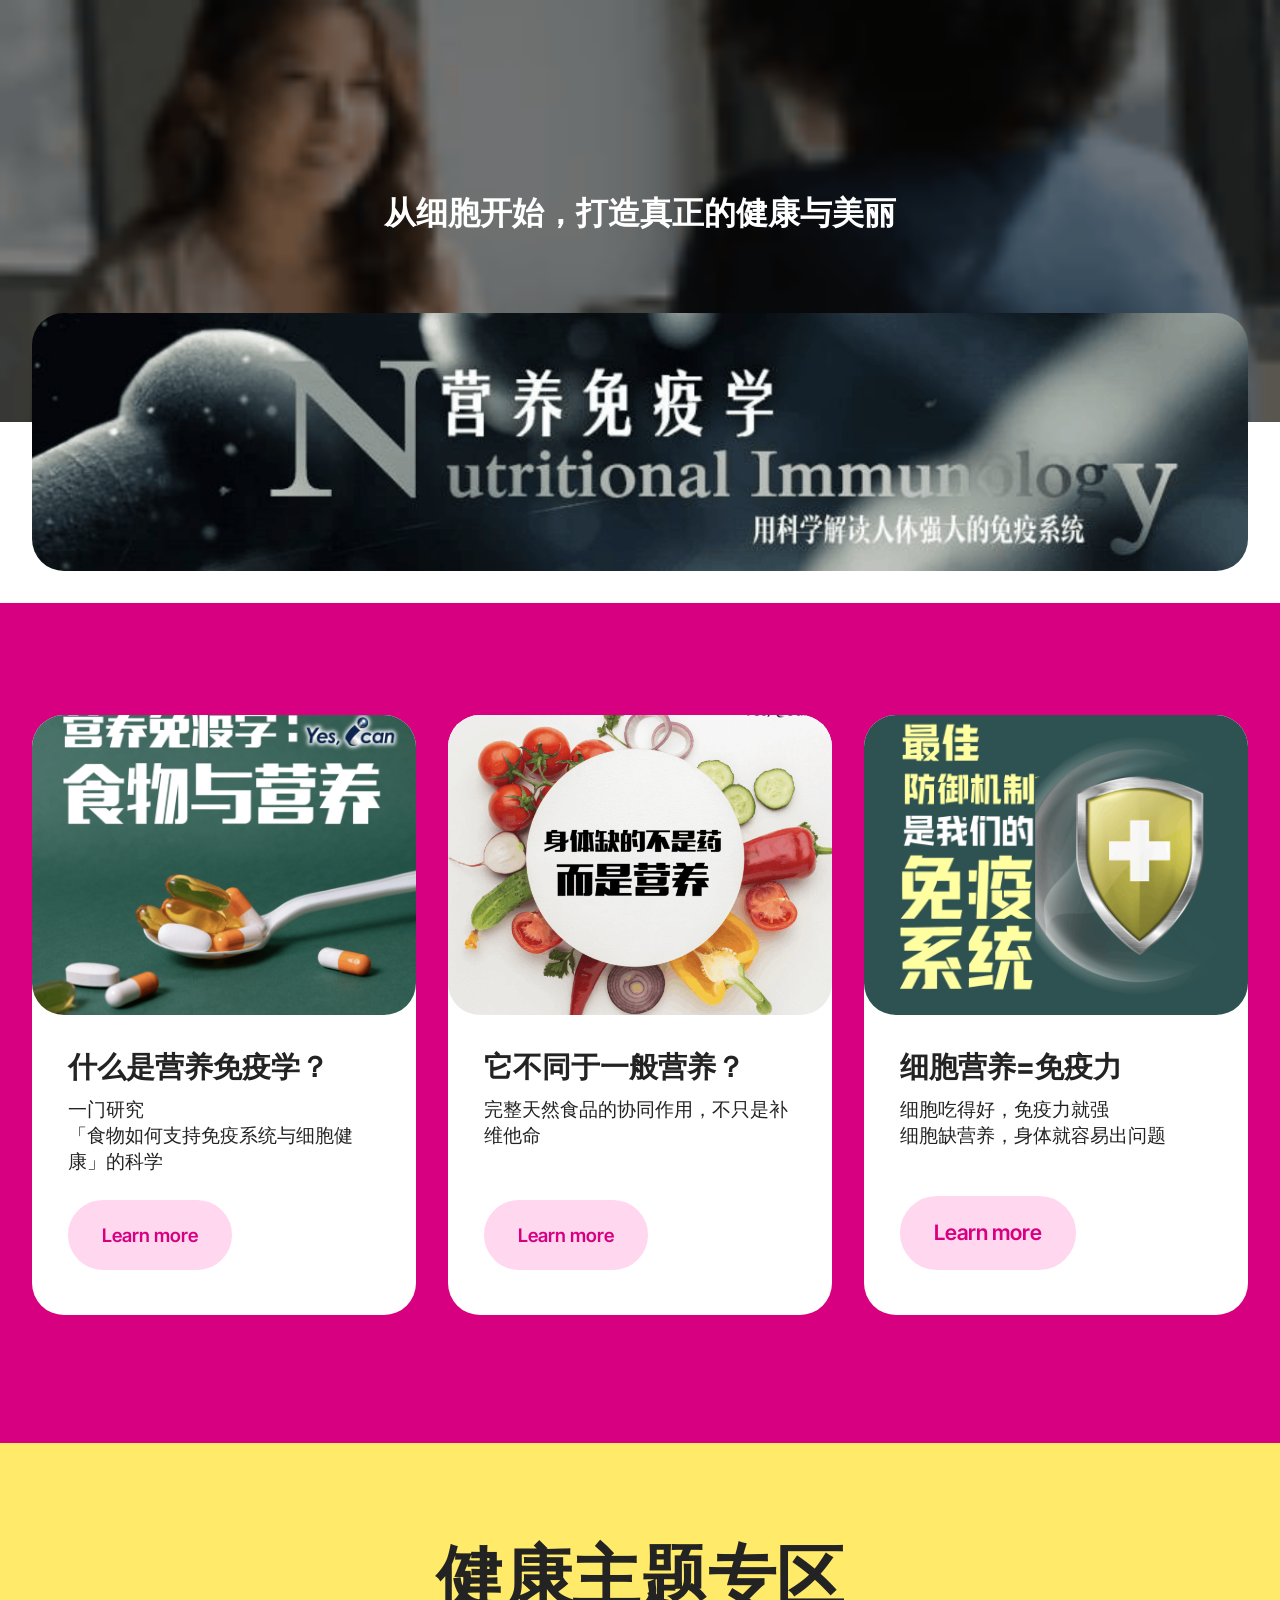
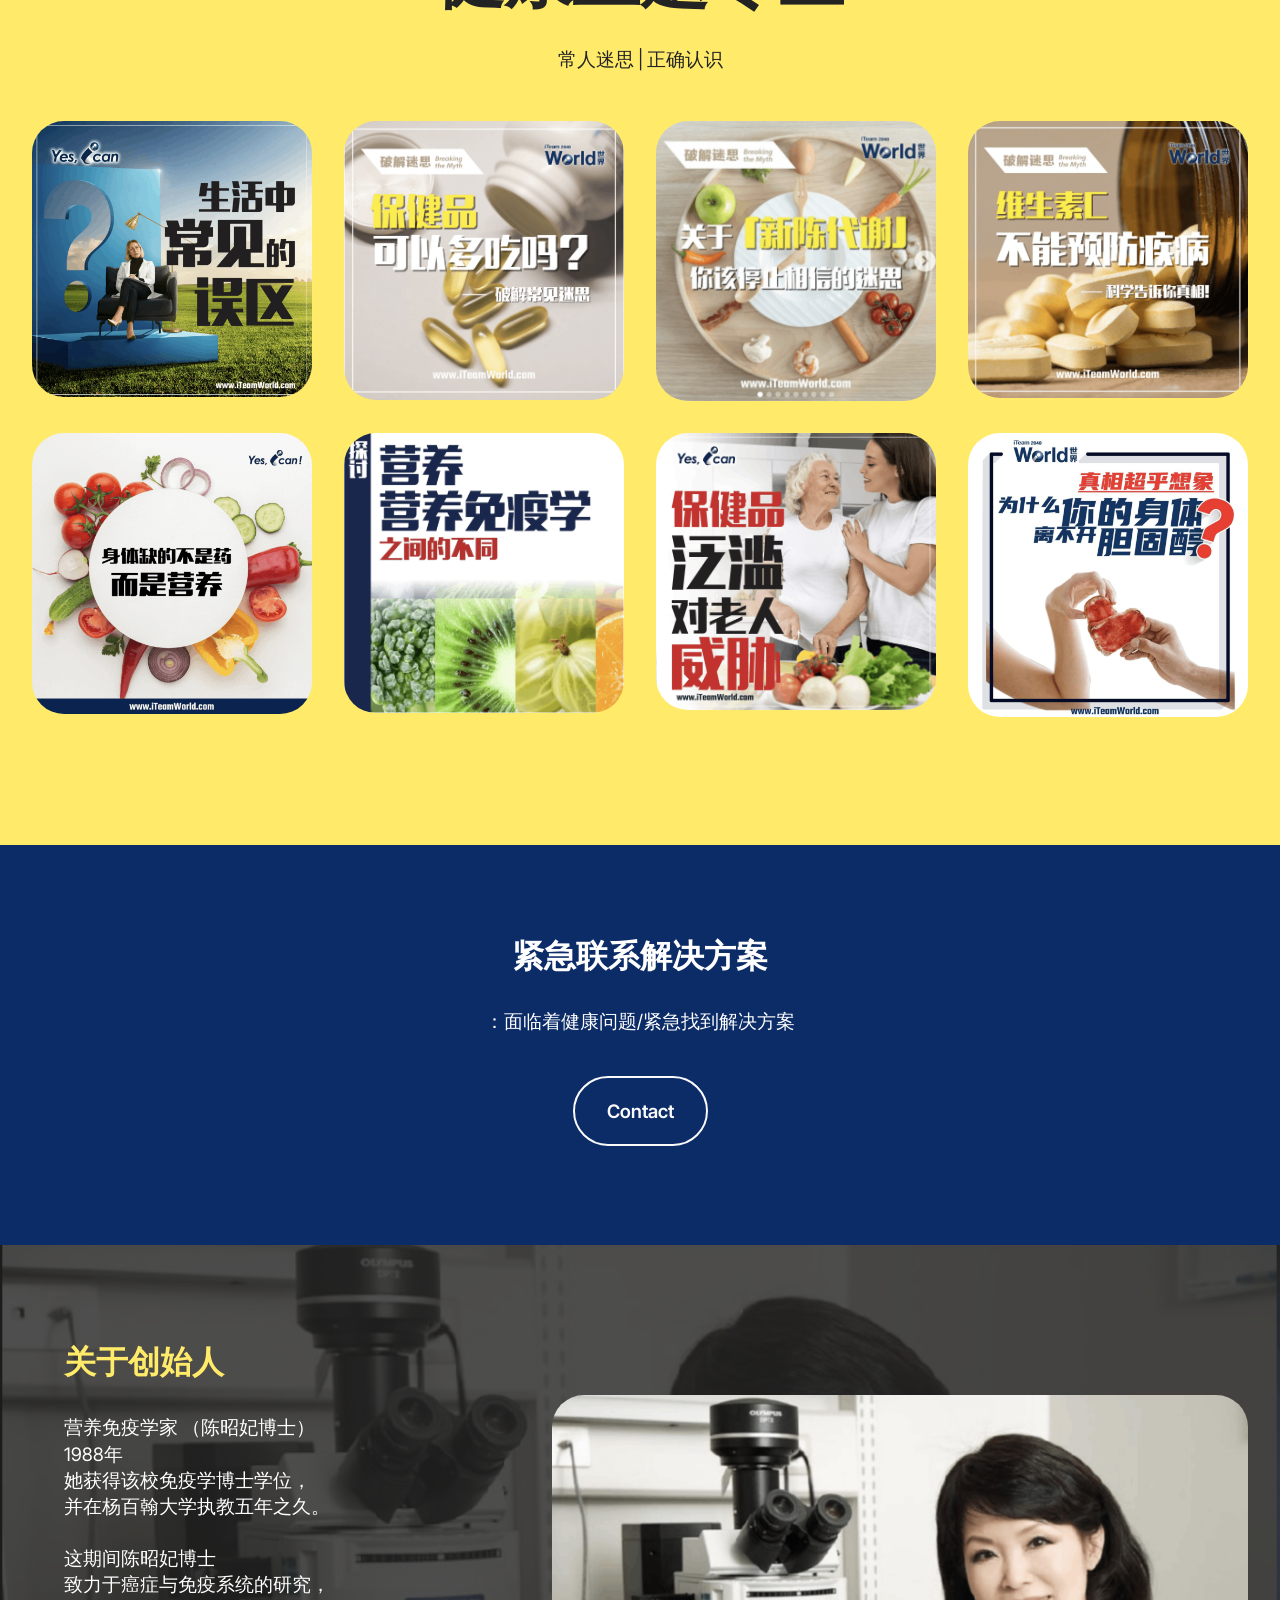
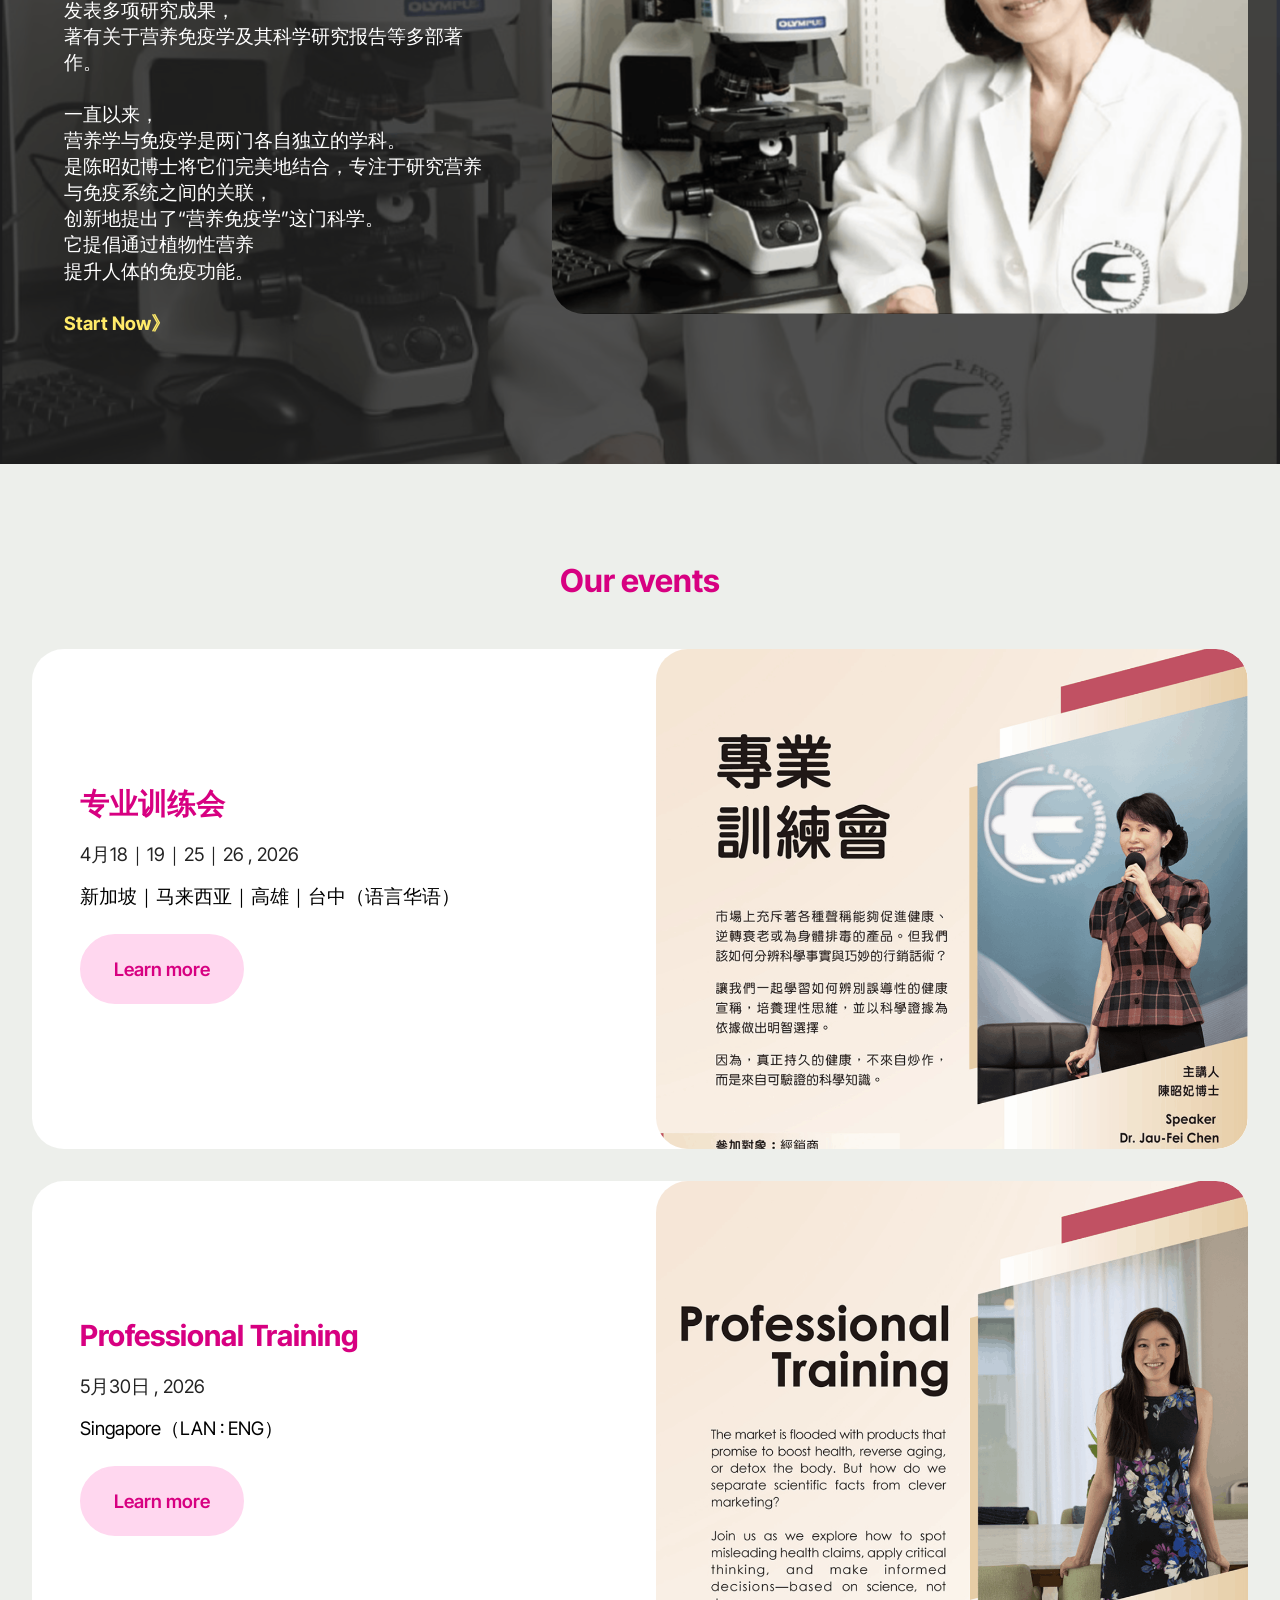
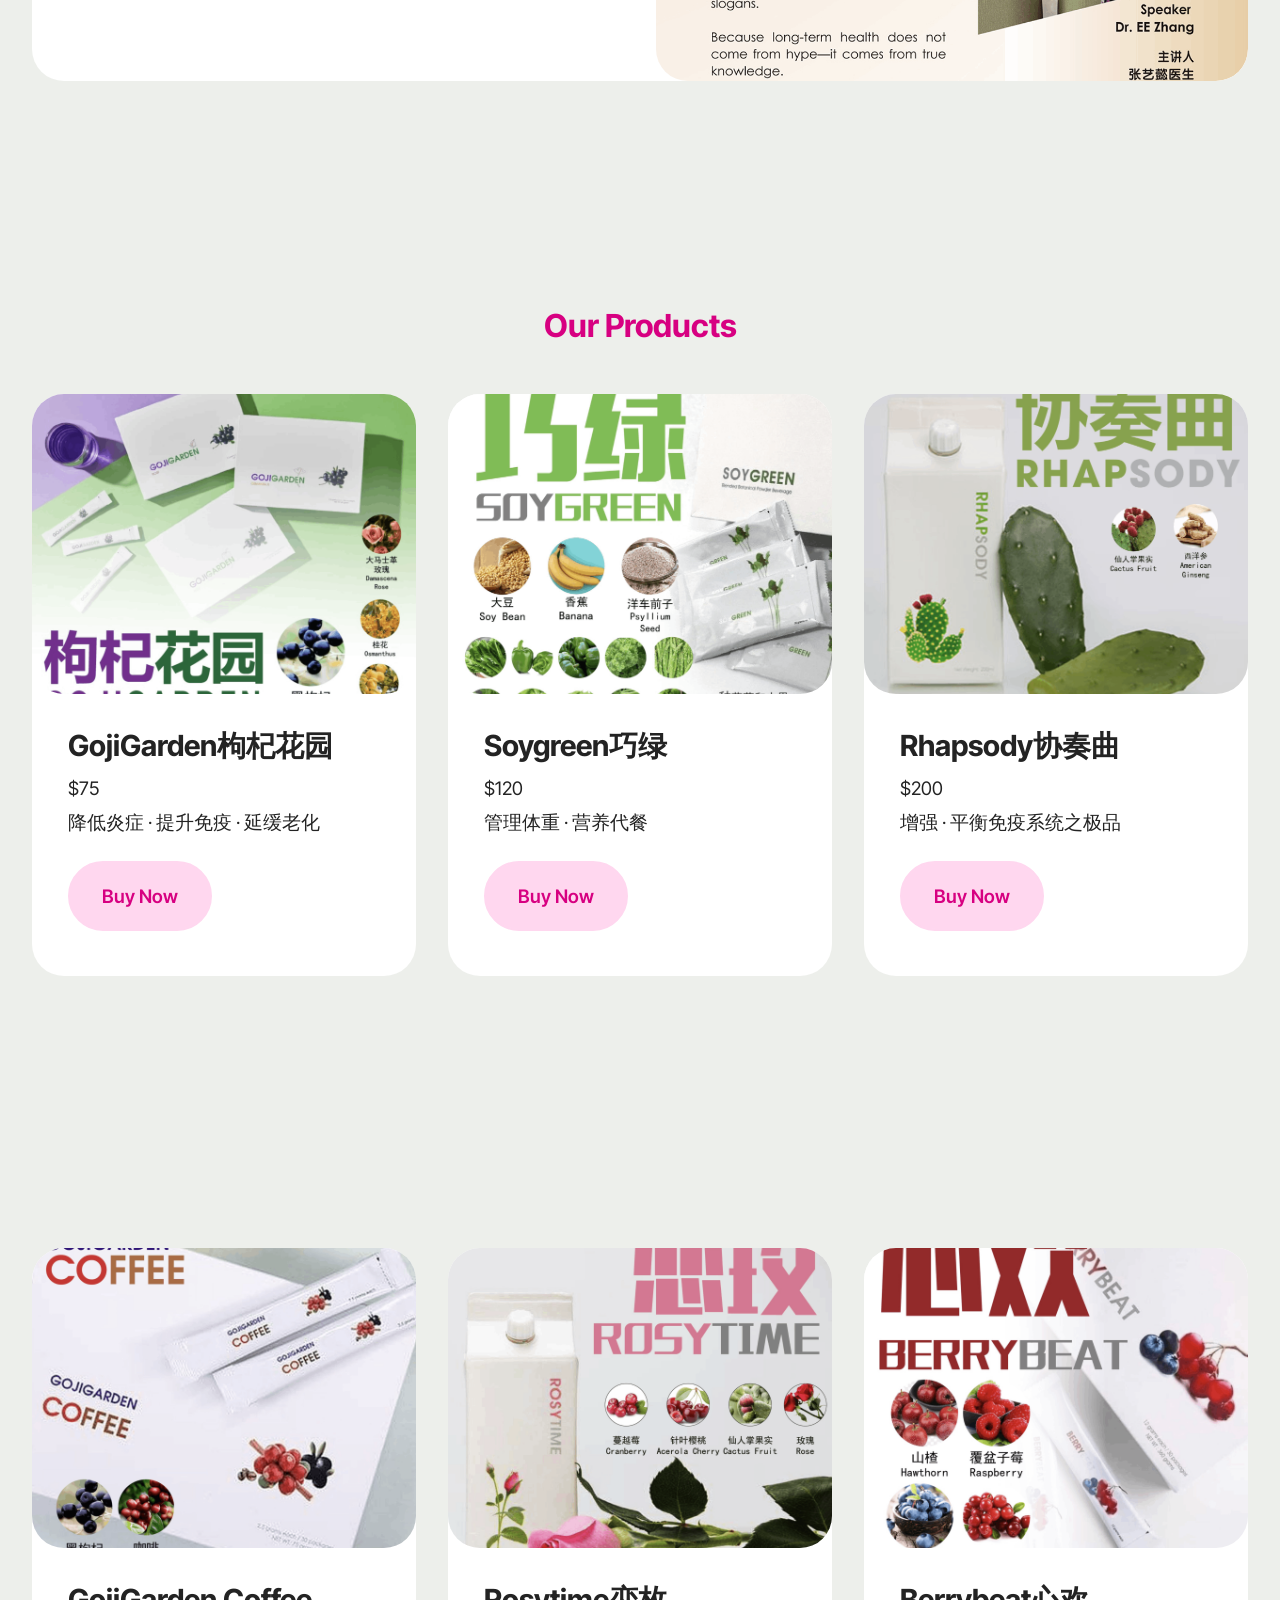
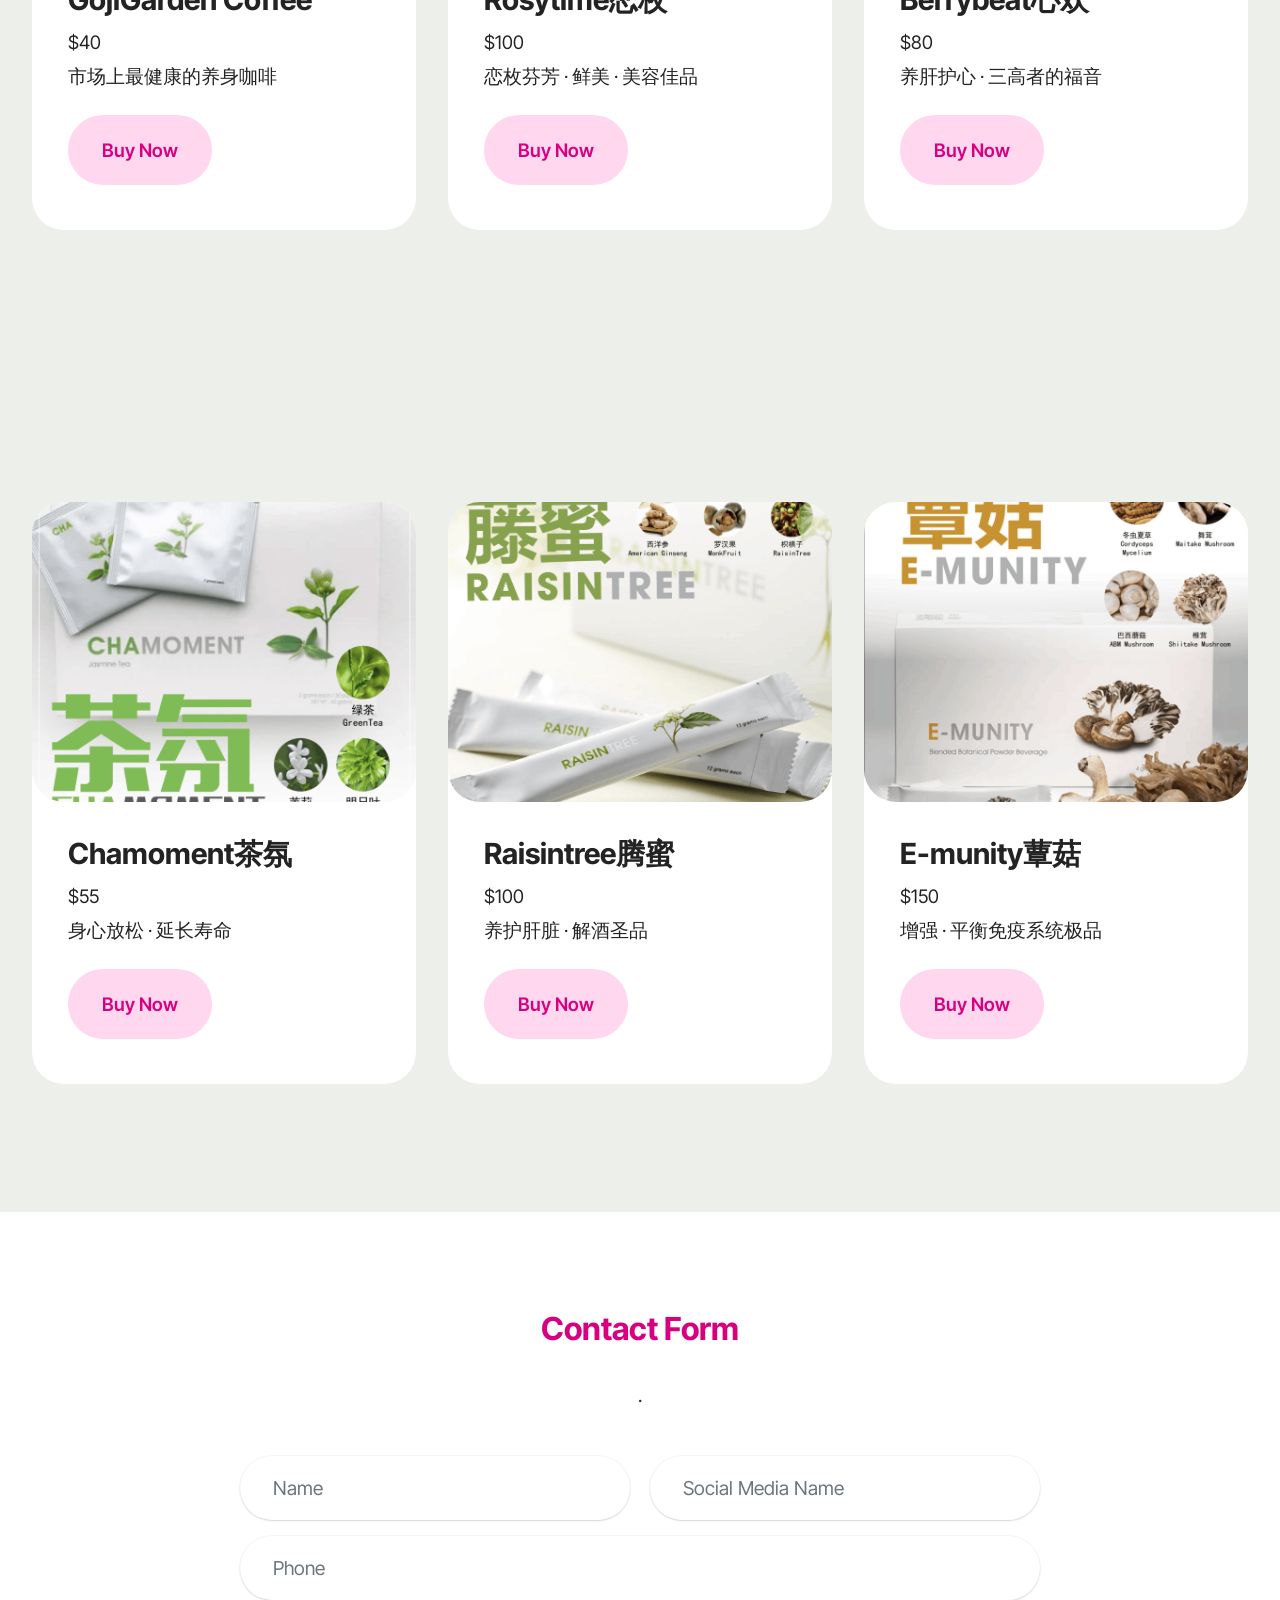
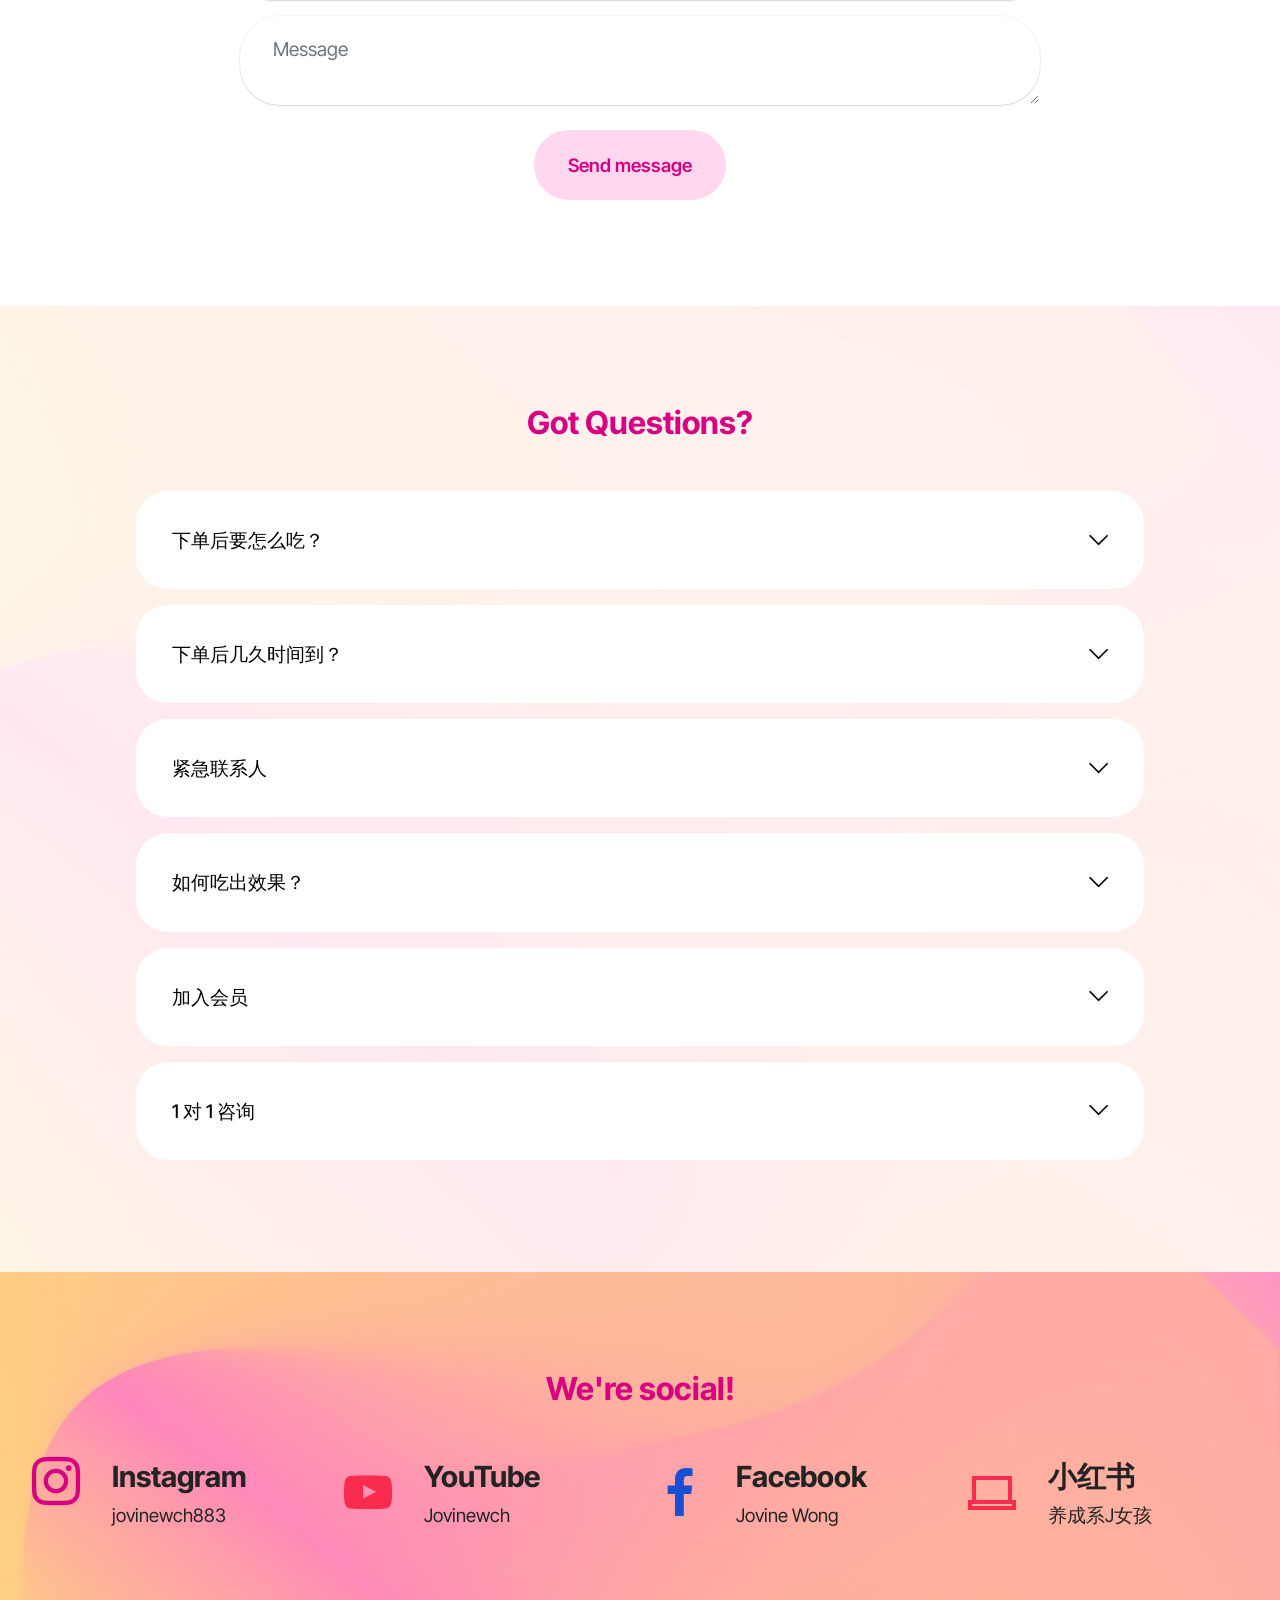
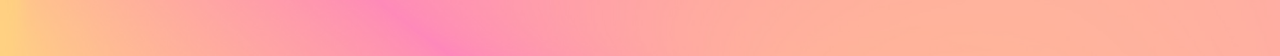
<file: index.html>
<!DOCTYPE html>
<html  >
<head>
  <!-- Site made with Mobirise Website Builder v6.1.4, https://mobirise.com -->
  <meta charset="UTF-8">
  <meta http-equiv="X-UA-Compatible" content="IE=edge">
  <meta name="generator" content="Mobirise v6.1.4, mobirise.com">
  <meta name="twitter:card" content="summary_large_image"/>
  <meta name="twitter:image:src" content="assets/images/index-meta.png">
  <meta property="og:image" content="assets/images/index-meta.png">
  <meta name="twitter:title" content="Your Inner World">
  <meta name="viewport" content="width=device-width, initial-scale=1, minimum-scale=1">
  <link rel="shortcut icon" href="assets/images/screenshot202025-10-0620at201.25.31e280afpm-128x128.png" type="image/x-icon">
  <meta name="description" content="Welcome to Your Inner World —
where your cells glow before your skin does.
你的身体，其实一直在说话。
透过营养免疫学，带你走进内在的世界，
看见细胞如何决定能量、肌肤与健康的秘密">
  
  
  <title>Your Inner World</title>
  <link rel="stylesheet" href="assets/web/assets/mobirise-icons2/mobirise2.css">
  <link rel="stylesheet" href="assets/bootstrap/css/bootstrap.min.css">
  <link rel="stylesheet" href="assets/parallax/jarallax.css">
  <link rel="stylesheet" href="assets/animatecss/animate.css">
  <link rel="stylesheet" href="assets/socicon/css/styles.css">
  <link rel="stylesheet" href="assets/theme/css/style.css">
  <link rel="stylesheet" href="assets/gallery/style.css">
  <link rel="preload" href="https://fonts.googleapis.com/css?family=Inter+Tight:100,200,300,400,500,600,700,800,900,100i,200i,300i,400i,500i,600i,700i,800i,900i&display=swap" as="style" onload="this.onload=null;this.rel='stylesheet'">
  <noscript><link rel="stylesheet" href="https://fonts.googleapis.com/css?family=Inter+Tight:100,200,300,400,500,600,700,800,900,100i,200i,300i,400i,500i,600i,700i,800i,900i&display=swap"></noscript>
  <link rel="preload" as="style" href="assets/mobirise/css/mbr-additional.css?v=VxQyGC"><link rel="stylesheet" href="assets/mobirise/css/mbr-additional.css?v=VxQyGC" type="text/css">

  
  
  
</head>
<body>
  
  <section data-bs-version="5.1" class="header5 cid-tJS6uM4N87 mbr-parallax-background" id="header05-1">
	

	
	<div class="mbr-overlay" style="opacity: 0.5; background-color: rgb(0, 0, 0);"></div>
	<div class="topbg"></div>
	<div class="align-center container">
		<div class="row justify-content-center">
			<div class="col-md-12 col-lg-9">
				<h1 class="mbr-section-title mbr-fonts-style mb-4 display-2"><strong>从细胞开始，打造真正的健康与美丽</strong></h1>
				<p class="mbr-text mbr-fonts-style mb-4 display-7"></p>
				
			</div>
		</div>
		<div class="row mt-5 justify-content-center">
			<div class="col-12 col-lg-12">
				<img src="assets/images/screenshot202025-10-0620at2011.59.02e280afam-1282x284.png" alt="Mobirise Website Builder" title="">
			</div>
		</div>
	</div>
</section>

<section data-bs-version="5.1" class="features4 cid-tMlEXTHLbS" id="features04-w">
	
	
	<div class="container">
		<div class="row justify-content-center">
			<div class="col-12 content-head">
				<div class="mbr-section-head mb-5">
					<h4 class="mbr-section-title mbr-fonts-style align-center mb-0 display-1"></h4>
					<h5 class="mbr-section-subtitle mbr-fonts-style align-center mb-0 mt-4 display-7"></h5>
					
				</div>
			</div>
		</div>
		<div class="row">
			<div class="item features-image col-12 col-md-6 col-lg-4 active">
				<div class="item-wrapper">
					<div class="item-img">
						<img src="assets/images/screenshot202025-10-0620at201.48.02e280afpm-816x812.png" alt="Mobirise Website Builder">
					</div>
					<div class="item-content">
						<h5 class="item-title mbr-fonts-style display-5">
							<strong>什么是营养免疫学？</strong>
						</h5>
						
						<p class="mbr-text mbr-fonts-style display-7">一门研究<br>「食物如何支持免疫系统与细胞健康」的科学</p>
						<div class="mbr-section-btn item-footer"><a href="#" class="btn item-btn btn-secondary display-7" target="_blank">Learn more</a></div>
					</div>

				</div>
			</div>
			<div class="item features-image col-12 col-md-6 col-lg-4">
				<div class="item-wrapper">
					<div class="item-img">
						<img src="assets/images/screenshot202025-10-0620at201.25.31e280afpm-712x713.png" alt="Mobirise Website Builder" data-slide-to="1" data-bs-slide-to="1">
					</div>
					<div class="item-content">
						<h5 class="item-title mbr-fonts-style display-5"><strong>它不同于一般营养？</strong>
						</h5>
						
						<p class="mbr-text mbr-fonts-style display-7">完整天然食品的协同作用，不只是补维他命</p>
						<div class="mbr-section-btn item-footer"><a href="" class="btn item-btn btn-secondary display-7">Learn more</a></div>
					</div>
				</div>
			</div><div class="item features-image col-12 col-md-6 col-lg-4">
				<div class="item-wrapper">
					<div class="item-img">
						<img src="assets/images/screenshot202025-10-0620at202.32.43e280afpm-790x824.png" alt="Mobirise Website Builder" data-slide-to="2" data-bs-slide-to="2">
					</div>
					<div class="item-content">
						<h5 class="item-title mbr-fonts-style display-5">
							<strong>细胞营养=免疫力</strong></h5>
						
						<p class="mbr-text mbr-fonts-style display-7">细胞吃得好，免疫力就强<br>细胞缺营养，身体就容易出问题<br>
						</p>
						<div class="mbr-section-btn item-footer"><a href="" class="btn item-btn btn-secondary display-4">Learn more</a></div>
					</div>
				</div>
			</div>
			
		</div>
	</div>
</section>

<section data-bs-version="5.1" class="gallery1 mbr-gallery cid-tMlDYtQ5fF" id="gallery02-v">
    

    
    

    <div class="container">
        <div class="row justify-content-center">
            <div class="col-12 content-head">
                <div class="mbr-section-head mb-5">
                    <h3 class="mbr-section-title mbr-fonts-style align-center m-0 display-1"><strong>健康主题专区</strong></h3>
                    <h4 class="mbr-section-subtitle mbr-fonts-style align-center mb-0 mt-4 display-7">常人迷思 | 正确认识</h4>
                </div>
            </div>
        </div>
        <div class="row mbr-gallery mbr-masonry" data-masonry="{&quot;percentPosition&quot;: true }">
            <div class="col-12 col-md-6 col-lg-3 item gallery-image active">
                <div class="item-wrapper" data-toggle="modal" data-bs-toggle="modal" data-target="#uZ0lN7jy2P-modal" data-bs-target="#uZ0lN7jy2P-modal">
                    <img class="w-100" src="assets/images/screenshot202025-10-0620at201.49.42e280afpm-518x512.png" alt="Mobirise Website Builder" data-slide-to="0" data-bs-slide-to="0" data-target="#lb-uZ0lN7jy2P" data-bs-target="#lb-uZ0lN7jy2P">
                    <div class="icon-wrapper">
                        <span class="mobi-mbri mobi-mbri-search mbr-iconfont mbr-iconfont-btn"></span>
                    </div>
                </div>
                
            </div><div class="col-12 col-md-6 col-lg-3 item gallery-image">
                <div class="item-wrapper" data-toggle="modal" data-bs-toggle="modal" data-target="#uZ0lN7jy2P-modal" data-bs-target="#uZ0lN7jy2P-modal">
                    <img class="w-100" src="assets/images/screenshot202025-10-0620at201.23.51e280afpm-613x611.png" alt="Mobirise Website Builder" data-slide-to="1" data-bs-slide-to="1" data-target="#lb-uZ0lN7jy2P" data-bs-target="#lb-uZ0lN7jy2P">
                    <div class="icon-wrapper">
                        <span class="mobi-mbri mobi-mbri-search mbr-iconfont mbr-iconfont-btn"></span>
                    </div>
                </div>
                
            </div>
            <div class="col-12 col-md-6 col-lg-3 item gallery-image">
                <div class="item-wrapper" data-toggle="modal" data-bs-toggle="modal" data-target="#uZ0lN7jy2P-modal" data-bs-target="#uZ0lN7jy2P-modal">
                    <img class="w-100" src="assets/images/screenshot202025-10-0620at201.27.01e280afpm-613x613.png" alt="Mobirise Website Builder" data-slide-to="2" data-bs-slide-to="2" data-target="#lb-uZ0lN7jy2P" data-bs-target="#lb-uZ0lN7jy2P">
                    <div class="icon-wrapper">
                        <span class="mobi-mbri mobi-mbri-search mbr-iconfont mbr-iconfont-btn"></span>
                    </div>
                </div>
                
            </div>
            
            <div class="col-12 col-md-6 col-lg-3 item gallery-image">
                <div class="item-wrapper" data-toggle="modal" data-bs-toggle="modal" data-target="#uZ0lN7jy2P-modal" data-bs-target="#uZ0lN7jy2P-modal">
                    <img class="w-100" src="assets/images/screenshot202025-10-0620at201.33.58e280afpm-613x608.png" alt="Mobirise Website Builder" data-slide-to="3" data-bs-slide-to="3" data-target="#lb-uZ0lN7jy2P" data-bs-target="#lb-uZ0lN7jy2P">
                    <div class="icon-wrapper">
                        <span class="mobi-mbri mobi-mbri-search mbr-iconfont mbr-iconfont-btn"></span>
                    </div>
                </div>
                
            </div><div class="col-12 col-md-6 col-lg-3 item gallery-image">
                <div class="item-wrapper" data-toggle="modal" data-bs-toggle="modal" data-target="#uZ0lN7jy2P-modal" data-bs-target="#uZ0lN7jy2P-modal">
                    <img class="w-100" src="assets/images/screenshot202025-10-0620at201.25.31e280afpm-518x519.png" alt="Mobirise Website Builder" data-slide-to="4" data-bs-slide-to="4" data-target="#lb-uZ0lN7jy2P" data-bs-target="#lb-uZ0lN7jy2P">
                    <div class="icon-wrapper">
                        <span class="mobi-mbri mobi-mbri-search mbr-iconfont mbr-iconfont-btn"></span>
                    </div>
                </div>
                
            </div><div class="col-12 col-md-6 col-lg-3 item gallery-image">
                <div class="item-wrapper" data-toggle="modal" data-bs-toggle="modal" data-target="#uZ0lN7jy2P-modal" data-bs-target="#uZ0lN7jy2P-modal">
                    <img class="w-100" src="assets/images/screenshot202025-10-0620at201.27.56e280afpm-613x614.png" alt="Mobirise Website Builder" data-slide-to="5" data-bs-slide-to="5" data-target="#lb-uZ0lN7jy2P" data-bs-target="#lb-uZ0lN7jy2P">
                    <div class="icon-wrapper">
                        <span class="mobi-mbri mobi-mbri-search mbr-iconfont mbr-iconfont-btn"></span>
                    </div>
                </div>
                
            </div><div class="col-12 col-md-6 col-lg-3 item gallery-image">
                <div class="item-wrapper" data-toggle="modal" data-bs-toggle="modal" data-target="#uZ0lN7jy2P-modal" data-bs-target="#uZ0lN7jy2P-modal">
                    <img class="w-100" src="assets/images/screenshot202025-10-0620at201.48.20e280afpm-596x589.png" alt="Mobirise Website Builder" data-slide-to="6" data-bs-slide-to="6" data-target="#lb-uZ0lN7jy2P" data-bs-target="#lb-uZ0lN7jy2P">
                    <div class="icon-wrapper">
                        <span class="mobi-mbri mobi-mbri-search mbr-iconfont mbr-iconfont-btn"></span>
                    </div>
                </div>
                
            </div>
            
            <div class="col-12 col-md-6 col-lg-3 item gallery-image">
                <div class="item-wrapper" data-toggle="modal" data-bs-toggle="modal" data-target="#uZ0lN7jy2P-modal" data-bs-target="#uZ0lN7jy2P-modal">
                    <img class="w-100" src="assets/images/screenshot202025-10-0620at201.34.27e280afpm-518x525.png" alt="Mobirise Website Builder" data-slide-to="7" data-bs-slide-to="7" data-target="#lb-uZ0lN7jy2P" data-bs-target="#lb-uZ0lN7jy2P">
                    <div class="icon-wrapper">
                        <span class="mobi-mbri mobi-mbri-search mbr-iconfont mbr-iconfont-btn"></span>
                    </div>
                </div>
                
            </div>
            
        </div>

        <div class="modal mbr-slider" tabindex="-1" role="dialog" aria-hidden="true" id="uZ0lN7jy2P-modal">
            <div class="modal-dialog" role="document">
                <div class="modal-content">
                    <div class="modal-body">
                        <div class="carousel slide" id="lb-uZ0lN7jy2P" data-interval="5000" data-bs-interval="5000">
                            <div class="carousel-inner">
                                <div class="carousel-item active">
                                    <img class="d-block w-100" src="assets/images/screenshot202025-10-0620at201.49.42e280afpm-518x512.png" alt="Mobirise Website Builder">
                                </div><div class="carousel-item">
                                    <img class="d-block w-100" src="assets/images/screenshot202025-10-0620at201.23.51e280afpm-613x611.png" alt="Mobirise Website Builder">
                                </div>
                                <div class="carousel-item">
                                    <img class="d-block w-100" src="assets/images/screenshot202025-10-0620at201.27.01e280afpm-613x613.png" alt="Mobirise Website Builder">
                                </div>
                                
                                <div class="carousel-item">
                                    <img class="d-block w-100" src="assets/images/screenshot202025-10-0620at201.33.58e280afpm-613x608.png" alt="Mobirise Website Builder">
                                </div><div class="carousel-item">
                                    <img class="d-block w-100" src="assets/images/screenshot202025-10-0620at201.25.31e280afpm-518x519.png" alt="Mobirise Website Builder">
                                </div><div class="carousel-item">
                                    <img class="d-block w-100" src="assets/images/screenshot202025-10-0620at201.27.56e280afpm-613x614.png" alt="Mobirise Website Builder">
                                </div><div class="carousel-item">
                                    <img class="d-block w-100" src="assets/images/screenshot202025-10-0620at201.48.20e280afpm-596x589.png" alt="Mobirise Website Builder">
                                </div>
                                
                                <div class="carousel-item">
                                    <img class="d-block w-100" src="assets/images/screenshot202025-10-0620at201.34.27e280afpm-518x525.png" alt="Mobirise Website Builder">
                                </div>
                                
                            </div>
                            <ol class="carousel-indicators">
                                <li data-slide-to="0" data-bs-slide-to="0" class="active" data-target="#lb-uZ0lN7jy2P" data-bs-target="#lb-uZ0lN7jy2P"></li>
                                <li data-slide-to="1" data-bs-slide-to="1" data-target="#lb-uZ0lN7jy2P" data-bs-target="#lb-uZ0lN7jy2P"></li>
                                <li data-slide-to="2" data-bs-slide-to="2" data-target="#lb-uZ0lN7jy2P" data-bs-target="#lb-uZ0lN7jy2P"></li>
                                <li data-slide-to="3" data-bs-slide-to="3" data-target="#lb-uZ0lN7jy2P" data-bs-target="#lb-uZ0lN7jy2P"></li>
                                <li data-slide-to="4" data-bs-slide-to="4" data-target="#lb-uZ0lN7jy2P" data-bs-target="#lb-uZ0lN7jy2P"></li>
                                <li data-slide-to="5" data-bs-slide-to="5" data-target="#lb-uZ0lN7jy2P" data-bs-target="#lb-uZ0lN7jy2P"></li><li data-slide-to="6" data-bs-slide-to="6" data-target="#lb-uZ0lN7jy2P" data-bs-target="#lb-uZ0lN7jy2P"></li>
                                <li data-slide-to="7" data-bs-slide-to="7" data-target="#lb-uZ0lN7jy2P" data-bs-target="#lb-uZ0lN7jy2P"></li>
                            </ol>
                            <a role="button" href="" class="close" data-dismiss="modal" data-bs-dismiss="modal" aria-label="Close">
                            </a>
                            <a class="carousel-control-prev carousel-control" role="button" data-slide="prev" data-bs-slide="prev" href="#lb-uZ0lN7jy2P">
                                <span class="mobi-mbri mobi-mbri-arrow-prev" aria-hidden="true"></span>
                                <span class="sr-only visually-hidden">Previous</span>
                            </a>
                            <a class="carousel-control-next carousel-control" role="button" data-slide="next" data-bs-slide="next" href="#lb-uZ0lN7jy2P">
                                <span class="mobi-mbri mobi-mbri-arrow-next" aria-hidden="true"></span>
                                <span class="sr-only visually-hidden">Next</span>
                            </a>
                        </div>
                    </div>
                </div>
            </div>
        </div>
    </div>
</section>

<section data-bs-version="5.1" class="header09 cid-tLAX5BnXkJ" id="header09-q">
	
	
	<div class="container">
		<div class="row">
			<div class="content-wrap col-12 col-md-8">
				<h1 class="mbr-section-title mbr-fonts-style mbr-white mb-4 display-2"><strong>紧急联系解决方案</strong></h1>
				
				<p class="mbr-fonts-style mbr-text mbr-white mb-4 display-7">：面临着健康问题/紧急找到解决方案</p>
				<div class="mbr-section-btn"><a class="btn btn-white-outline display-7" href="https://mobiri.se">Contact</a></div>
			</div>
		</div>
	</div>
</section>

<section data-bs-version="5.1" class="header1 cid-tJS9vXDdRK mbr-parallax-background" id="header01-7">
	

	
	<div class="mbr-overlay" style="opacity: 0.8; background-color: rgb(35, 35, 35);"></div>

	<div class="container">
		<div class="row justify-content-center">
			<div class="col-12 col-md-12 col-lg-7 image-wrapper">
				<img class="w-100" src="assets/images/screenshot202025-10-0620at202.39.46e280afpm-1003x669.png" alt="Mobirise Website Builder">
			</div>
			<div class="col-12 col-lg col-md-12">
				<div class="text-wrapper align-left">
					<h1 class="mbr-section-title mbr-fonts-style mb-4 display-2"><strong>关于创始人</strong></h1>
					<p class="mbr-text mbr-fonts-style mb-4 display-7">营养免疫学家 （陈昭妃博士）<br>1988年<br>她获得该校免疫学博士学位，<br>并在杨百翰大学执教五年之久。<br><br>这期间陈昭妃博士<br>致力于癌症与免疫系统的研究，<br>发表多项研究成果，<br>著有关于营养免疫学及其科学研究报告等多部著作。 <br><br> 一直以来，<br>营养学与免疫学是两门各自独立的学科。<br>是陈昭妃博士将它们完美地结合，专注于研究营养与免疫系统之间的关联，<br>创新地提出了“营养免疫学”这门科学。<br>它提倡通过植物性营养<br>提升人体的免疫功能。<br><br><a href="#" class="text-primary"><strong>Start Now》</strong></a></p>
					
				</div>
			</div>
		</div>
	</div>
</section>

<section data-bs-version="5.1" class="news06 cid-uYOrSY8rGN" id="news06-1t">
  

  
  

  <div class="container">
    <div class="row justify-content-center">
      <div class="col-12 mb-5 content-head">
        <h3 class="mbr-fonts-style align-center mb-0 mbr-section-maintitle display-2">
          <strong>Our events</strong>
        </h3>
        
      </div>
    </div>
    <div class="row justify-content-center align-items-center item features-image">
      <div class="col-12 ">
        <div class="item-wrapper">
          <div class="row">
            <div class="col-12 col-md-12 col-lg-6 image-wrapper">
              <img class="w-100" src="assets/images/screenshot202025-10-0620at202.52.08e280afpm-1138x1002.png" alt="Mobirise Website Builder">
            </div>
            <div class="col-12 col-lg col-md-12">
              <div class="text-wrapper align-left">
                <h5 class="mbr-section-title mbr-fonts-style mb-3 display-5"><strong>专业训练会</strong></h5>
                <p class="price mbr-fonts-style mb-3 display-7">
                  4月18｜19｜25｜26 , 2026</p>
                <p class="mbr-text mbr-fonts-style mb-3 display-7">新加坡｜马来西亚｜高雄｜台中（语言华语）</p>
                <div class="mbr-section-btn mt-3"><a class="btn btn-lg btn-secondary display-7" href="https://mobiri.se">
                    Learn more
                  </a></div>
              </div>
            </div>
          </div>
        </div>
      </div>
    </div>
    <div class="row justify-content-center align-items-center item features-image">
      <div class="col-12">
        <div class="item-wrapper">
          <div class="row">
            <div class="col-12 col-md-12 col-lg-6 image-wrapper">
              <img class="w-100" src="assets/images/screenshot202025-10-0620at202.51.55e280afpm-1136x998.png" alt="Mobirise Website Builder">
            </div>
            <div class="col-12 col-lg col-md-12">
              <div class="text-wrapper align-left">
                <h5 class="mbr-section-title mbr-fonts-style mb-3 display-5">
                  <strong>Professional Training</strong></h5>
                <p class="price mbr-fonts-style mb-3 display-7">5月30日 , 2026</p>
                <p class="mbr-text mbr-fonts-style mb-3 display-7">Singapore（LAN : ENG）</p>
                <div class="mbr-section-btn mt-3"><a class="btn btn-lg btn-secondary display-7" href="https://mobiri.se">Learn more</a></div>
              </div>
            </div>
          </div>
        </div>
      </div>
    </div>
  </div>
</section>

<section data-bs-version="5.1" class="pricing02 cid-uYOrNkiwue" id="pricing02-1s">
  
  
  <div class="container">
    <div class="row justify-content-center">
      <div class="col-12 content-head">
        <div class="mbr-section-head mb-5">
          <h4 class="mbr-section-title mbr-fonts-style align-center mb-0 display-2">
            <strong>Our Products</strong>
          </h4>
          
          
        </div>
      </div>
    </div>
    <div class="row">
      <div class="item features-image col-12 col-md-6 col-lg-4">
        <div class="item-wrapper">
          <div class="item-img">
            <img src="assets/images/screenshot202025-10-0620at201.42.03e280afpm-816x818.png" alt="Mobirise Website Builder">
          </div>
          <div class="item-content">
            <h5 class="item-title mbr-fonts-style display-5">
              <strong>GojiGarden枸杞花园</strong><strong><br></strong></h5>
            <h6 class="item-subtitle mbr-fonts-style display-7">
              $75</h6>
            <p class="mbr-text mbr-fonts-style display-7">降低炎症 · 提升免疫 · 延缓老化&nbsp;</p>
            <div class="mbr-section-btn item-footer"><a href="" class="btn item-btn btn-secondary display-7">Buy Now</a></div>
          </div>

        </div>
      </div>
      <div class="item features-image col-12 col-md-6 col-lg-4">
        <div class="item-wrapper">
          <div class="item-img">
            <img src="assets/images/screenshot202025-10-0620at201.43.06e280afpm-816x787.png" alt="Mobirise Website Builder">
          </div>
          <div class="item-content">
            <h5 class="item-title mbr-fonts-style display-5">
              <strong>Soygreen巧绿</strong><strong><br></strong></h5>
            <h6 class="item-subtitle mbr-fonts-style display-7">
              $120</h6>
            <p class="mbr-text mbr-fonts-style display-7">管理体重 · 营养代餐</p>
            <div class="mbr-section-btn item-footer"><a href="" class="btn item-btn btn-secondary display-7">Buy Now</a></div>
          </div>
        </div>
      </div>
      <div class="item features-image col-12 col-md-6 col-lg-4">
        <div class="item-wrapper">
          <div class="item-img">
            <img src="assets/images/screenshot202025-10-0620at201.41.49e280afpm-816x815.png" alt="Mobirise Website Builder">
          </div>
          <div class="item-content">
            <h5 class="item-title mbr-fonts-style display-5">
              <strong>Rhapsody协奏曲</strong><strong><br></strong></h5>
            <h6 class="item-subtitle mbr-fonts-style display-7">
              $200</h6>
            <p class="mbr-text mbr-fonts-style display-7">增强 · 平衡免疫系统之极品</p>
            <div class="mbr-section-btn item-footer"><a href="" class="btn item-btn btn-secondary display-7">Buy Now</a></div>
          </div>
        </div>
      </div>
    </div>
  </div>
</section>

<section data-bs-version="5.1" class="pricing02 cid-uYPlQSSwQF" id="pricing02-1w">
  
  
  <div class="container">
    <div class="row justify-content-center">
      <div class="col-12 content-head">
        <div class="mbr-section-head mb-5">
          <h4 class="mbr-section-title mbr-fonts-style align-center mb-0 display-2"></h4>
          
          
        </div>
      </div>
    </div>
    <div class="row">
      <div class="item features-image col-12 col-md-6 col-lg-4">
        <div class="item-wrapper">
          <div class="item-img">
            <img src="assets/images/screenshot202025-10-0620at201.46.32e280afpm-816x810.png" alt="Mobirise Website Builder">
          </div>
          <div class="item-content">
            <h5 class="item-title mbr-fonts-style display-5">
              <strong>GojiGarden Coffee</strong></h5>
            <h6 class="item-subtitle mbr-fonts-style display-7">
              $40</h6>
            <p class="mbr-text mbr-fonts-style display-7">
              市场上最健康的养身咖啡</p>
            <div class="mbr-section-btn item-footer"><a href="" class="btn item-btn btn-secondary display-7">Buy Now</a></div>
          </div>

        </div>
      </div>
      <div class="item features-image col-12 col-md-6 col-lg-4">
        <div class="item-wrapper">
          <div class="item-img">
            <img src="assets/images/screenshot202025-10-0620at201.45.29e280afpm-816x812.png" alt="Mobirise Website Builder">
          </div>
          <div class="item-content">
            <h5 class="item-title mbr-fonts-style display-5">
              <strong>Rosytime恋枚</strong><strong><br></strong></h5>
            <h6 class="item-subtitle mbr-fonts-style display-7">
              $100</h6>
            <p class="mbr-text mbr-fonts-style display-7">恋枚芬芳 · 鲜美 · 美容佳品</p>
            <div class="mbr-section-btn item-footer"><a href="" class="btn item-btn btn-secondary display-7">Buy Now</a></div>
          </div>
        </div>
      </div>
      <div class="item features-image col-12 col-md-6 col-lg-4">
        <div class="item-wrapper">
          <div class="item-img">
            <img src="assets/images/screenshot202025-10-0620at201.44.18e280afpm-816x816.png" alt="Mobirise Website Builder">
          </div>
          <div class="item-content">
            <h5 class="item-title mbr-fonts-style display-5">
              <strong>Berrybeat心欢</strong></h5>
            <h6 class="item-subtitle mbr-fonts-style display-7">
              $80</h6>
            <p class="mbr-text mbr-fonts-style display-7">
              养肝护心 · 三高者的福音<br>
            </p>
            <div class="mbr-section-btn item-footer"><a href="" class="btn item-btn btn-secondary display-7">Buy Now</a></div>
          </div>
        </div>
      </div>
    </div>
  </div>
</section>

<section data-bs-version="5.1" class="pricing02 cid-uYPm4q3OKq" id="pricing02-1x">
  
  
  <div class="container">
    <div class="row justify-content-center">
      <div class="col-12 content-head">
        <div class="mbr-section-head mb-5">
          <h4 class="mbr-section-title mbr-fonts-style align-center mb-0 display-2"></h4>
          
          
        </div>
      </div>
    </div>
    <div class="row">
      <div class="item features-image col-12 col-md-6 col-lg-4">
        <div class="item-wrapper">
          <div class="item-img">
            <img src="assets/images/screenshot202025-10-0620at201.44.04e280afpm-816x810.png" alt="Mobirise Website Builder">
          </div>
          <div class="item-content">
            <h5 class="item-title mbr-fonts-style display-5">
              <strong>Chamoment茶氛</strong><strong><br></strong></h5>
            <h6 class="item-subtitle mbr-fonts-style display-7">
              $55</h6>
            <p class="mbr-text mbr-fonts-style display-7">
              身心放松 · 延长寿命</p>
            <div class="mbr-section-btn item-footer"><a href="" class="btn item-btn btn-secondary display-7">Buy Now</a></div>
          </div>

        </div>
      </div>
      <div class="item features-image col-12 col-md-6 col-lg-4">
        <div class="item-wrapper">
          <div class="item-img">
            <img src="assets/images/screenshot202025-10-0620at201.41.27e280afpm-816x823.png" alt="Mobirise Website Builder">
          </div>
          <div class="item-content">
            <h5 class="item-title mbr-fonts-style display-5">
              <strong>Raisintree腾蜜</strong></h5>
            <h6 class="item-subtitle mbr-fonts-style display-7">
              $100</h6>
            <p class="mbr-text mbr-fonts-style display-7">养护肝脏 · 解酒圣品</p>
            <div class="mbr-section-btn item-footer"><a href="" class="btn item-btn btn-secondary display-7">Buy Now</a></div>
          </div>
        </div>
      </div>
      <div class="item features-image col-12 col-md-6 col-lg-4">
        <div class="item-wrapper">
          <div class="item-img">
            <img src="assets/images/screenshot202025-10-0620at201.41.09e280afpm-816x812.png" alt="Mobirise Website Builder">
          </div>
          <div class="item-content">
            <h5 class="item-title mbr-fonts-style display-5">
              <strong>E-munity蕈菇</strong></h5>
            <h6 class="item-subtitle mbr-fonts-style display-7">
              $150</h6>
            <p class="mbr-text mbr-fonts-style display-7">增强 · 平衡免疫系统极品</p>
            <div class="mbr-section-btn item-footer"><a href="" class="btn item-btn btn-secondary display-7">Buy Now</a></div>
          </div>
        </div>
      </div>
    </div>
  </div>
</section>

<section data-bs-version="5.1" class="form5 cid-tJS9pBcTSa" id="form02-6">
    
    
    <div class="container">
        <div class="mbr-section-head mb-5">
            <h3 class="mbr-section-title mbr-fonts-style align-center mb-0 display-2">
                <strong>Contact Form</strong></h3>
            <h4 class="mbr-section-subtitle mbr-fonts-style align-center mb-0 mt-4 display-7"><div>.</div></h4>
        </div>
        <div class="row justify-content-center mt-4">
            <div class="col-lg-8 mx-auto mbr-form" data-form-type="formoid">
                <form action="https://mobirise.eu/" method="POST" class="mbr-form form-with-styler" data-form-title="Form Name"><input type="hidden" name="email" data-form-email="true" value="BBPtGLeil36klwlvJGdckmb+D3pltCVx8GfotnMgFi1pIN8ldf95THLpP+9SELHH7iDtEPBv2+sWI0qLg1fqvqNF+PccgMhoNZMB4TZabjMBpUZHLXEiodQW3PaOrWe+">
                    <div class="row">
                        <div hidden="hidden" data-form-alert="" class="alert alert-success col-12">Thanks for filling out the form!</div>
                        <div hidden="hidden" data-form-alert-danger="" class="alert alert-danger col-12">
                            Oops...! some problem!
                        </div>
                    </div>
                    <div class="dragArea row">
                        <div class="col-md col-sm-12 form-group mb-3" data-for="name">
                            <input type="text" name="name" placeholder="Name" data-form-field="name" class="form-control" value="" id="name-form02-6">
                        </div>
                        <div class="col-md col-sm-12 form-group mb-3" data-for="email">
                            <input type="email" name="email" placeholder="Social Media Name" data-form-field="email" class="form-control" value="" id="email-form02-6">
                        </div>
                        <div class="col-12 form-group mb-3" data-for="phone">
                            <input type="tel" name="phone" placeholder="Phone" data-form-field="phone" class="form-control" value="" id="phone-form02-6">
                        </div>
                        <div class="col-12 form-group mb-3" data-for="textarea">
                            <textarea name="textarea" placeholder="Message" data-form-field="textarea" class="form-control" id="textarea-form02-6"></textarea>
                        </div>
                        <div class="col-lg-12 col-md-12 col-sm-12 align-center mbr-section-btn"><button type="submit" class="btn btn-secondary display-7">Send message</button></div>
                    </div>
                </form>
            </div>
        </div>
    </div>
</section>

<section data-bs-version="5.1" class="list1 cid-uYOrEz53UX" id="list01-1r">	
    
	<div class="mbr-overlay" style="opacity: 0.9; background-color: rgb(255, 255, 255);"></div>
	<div class="container">
		<div class="row justify-content-center">
			<div class="col-12 col-md-12 col-lg-10 m-auto">
				<div class="content">
					<div class="row justify-content-center mb-5">
						<div class="col-12 content-head">
							<div class="mbr-section-head">
								<h4 class="mbr-section-title mbr-fonts-style align-center mb-0 display-2">
									<strong>Got Questions?</strong>
								</h4>
								
							</div>
						</div>
					</div>
					<div id="bootstrap-accordion_10" class="panel-group accordionStyles accordion" role="tablist" aria-multiselectable="true">
						<div class="card">
							<div class="card-header" role="tab" id="headingOne">
								<a role="button" class="panel-title collapsed" data-toggle="collapse" data-bs-toggle="collapse" data-core="" href="#collapse1_10" aria-expanded="false" aria-controls="collapse1">
									<h6 class="panel-title-edit mbr-semibold mbr-fonts-style mb-0 display-7">
										下单后要怎么吃？</h6>
									<span class="sign mbr-iconfont mobi-mbri-arrow-down"></span>
								</a>
							</div>
							<div id="collapse1_10" class="panel-collapse noScroll collapse" role="tabpanel" aria-labelledby="headingOne" data-parent="#accordion" data-bs-parent="#bootstrap-accordion_10">
								<div class="panel-body">
									<p class="mbr-fonts-style panel-text display-7">我会附上清楚的食用指南给你，也会根据你的身体状况教你最适合的搭配方式，让你安心开始～</p>
								</div>
							</div>
						</div>
						<div class="card">
							<div class="card-header" role="tab" id="headingOne">
								<a role="button" class="panel-title collapsed" data-toggle="collapse" data-bs-toggle="collapse" data-core="" href="#collapse2_10" aria-expanded="false" aria-controls="collapse2">
									<h6 class="panel-title-edit mbr-semibold mbr-fonts-style mb-0 display-7">
										下单后几久时间到？</h6>
									<span class="sign mbr-iconfont mobi-mbri-arrow-down"></span>
								</a>
							</div>
							<div id="collapse2_10" class="panel-collapse noScroll collapse" role="tabpanel" aria-labelledby="headingOne" data-parent="#accordion" data-bs-parent="#bootstrap-accordion_10">
								<div class="panel-body">
									<p class="mbr-fonts-style panel-text display-7">
										通常 2～3 个工作日就能收到</p>
								</div>
							</div>
						</div>
						<div class="card">
							<div class="card-header" role="tab" id="headingOne">
								<a role="button" class="panel-title collapsed" data-toggle="collapse" data-bs-toggle="collapse" data-core="" href="#collapse3_10" aria-expanded="false" aria-controls="collapse3">
									<h6 class="panel-title-edit mbr-semibold mbr-fonts-style mb-0 display-7">
										紧急联系人</h6>
									<span class="sign mbr-iconfont mobi-mbri-arrow-down"></span>
								</a>
							</div>
							<div id="collapse3_10" class="panel-collapse noScroll collapse" role="tabpanel" aria-labelledby="headingOne" data-parent="#accordion" data-bs-parent="#bootstrap-accordion_10">
								<div class="panel-body">
									<p class="mbr-fonts-style panel-text display-7">你可以直接私讯我，我就是你的专属顾问✨ 有任何问题都可以马上找我。<br></p>
								</div>
							</div>
						</div>
						<div class="card">
							<div class="card-header" role="tab" id="headingOne">
								<a role="button" class="panel-title collapsed" data-toggle="collapse" data-bs-toggle="collapse" data-core="" href="#collapse4_10" aria-expanded="false" aria-controls="collapse4">
									<h6 class="panel-title-edit mbr-semibold mbr-fonts-style mb-0 display-7">
										如何吃出效果？</h6>
									<span class="sign mbr-iconfont mobi-mbri-arrow-down"></span>
								</a>
							</div>
							<div id="collapse4_10" class="panel-collapse noScroll collapse" role="tabpanel" aria-labelledby="headingOne" data-parent="#accordion" data-bs-parent="#bootstrap-accordion_10">
								<div class="panel-body">
									<p class="mbr-fonts-style panel-text display-7">规律喝＋持续3-6的时间最关键！<br>因为我们人体的行陈代谢 3-6个月会替换一次<br>另外，我也会教你简单的生活习惯调整，让身体更快感受到变化💪<br></p>
								</div>
							</div>
						</div>
						<div class="card">
							<div class="card-header" role="tab" id="headingOne">
								<a role="button" class="panel-title collapsed" data-toggle="collapse" data-bs-toggle="collapse" data-core="" href="#collapse5_10" aria-expanded="false" aria-controls="collapse5">
									<h6 class="panel-title-edit mbr-semibold mbr-fonts-style mb-0 display-7">加入会员</h6>
									<span class="sign mbr-iconfont mobi-mbri-arrow-down"></span>
								</a>
							</div>
							<div id="collapse5_10" class="panel-collapse noScroll collapse" role="tabpanel" aria-labelledby="headingOne" data-parent="#accordion" data-bs-parent="#bootstrap-accordion_10">
								<div class="panel-body">
									<p class="mbr-fonts-style panel-text display-7">
										可以享有专属优惠价、再送你8堂受用一生的健康知识课，还有我们的健康社群支持💖
									</p>
								</div>
							</div>
						</div>
						<div class="card">
							<div class="card-header" role="tab" id="headingOne">
								<a role="button" class="panel-title collapsed" data-toggle="collapse" data-bs-toggle="collapse" data-core="" href="#collapse6_10" aria-expanded="false" aria-controls="collapse6">
									<h6 class="panel-title-edit mbr-semibold mbr-fonts-style mb-0 display-7">1 对 1 咨询</h6>
									<span class="sign mbr-iconfont mobi-mbri-arrow-down"></span>
								</a>
							</div>
							<div id="collapse6_10" class="panel-collapse noScroll collapse" role="tabpanel" aria-labelledby="headingOne" data-parent="#accordion" data-bs-parent="#bootstrap-accordion_10">
								<div class="panel-body">
									<p class="mbr-fonts-style panel-text display-7">
										当然可以<br>我会帮你了解身体状况，再为你规划出最适合的搭配方式，确保效果更稳定更安全。
									</p>
								</div>
							</div>
						</div>
					</div>
				</div>
			</div>
		</div>
	</div>
</section>

<section data-bs-version="5.1" class="social06 cid-uYOrr0IzXD mbr-parallax-background" id="social06-1p">
	

	
	<div class="mbr-overlay" style="opacity: 0.5; background-color: rgb(255, 255, 255);"></div>
	<div class="container">
		<div class="row justify-content-center">
			<div class="col-12 content-head">
				<div class="mb-5">
					<h5 class="mbr-section-title mbr-fonts-style align-center mb-0 display-2">
						<strong>We're social!</strong>
					</h5>
					
				</div>
			</div>
		</div>
		<div class="row">
			

			
			
			<div class="item features-without-image col-12 col-md-6 col-lg-3 active">
				<div class="item-wrapper">
					<a href="https://www.instagram.com/jovinewch883?utm_source=ig_web_button_share_sheet&igsh=ZDNlZDc0MzIxNw=="><span class="mbr-iconfont m-auto socicon-instagram socicon" style="color: rgb(215, 0, 129); fill: rgb(215, 0, 129);"></span></a>
					<div class="card-box">
						<h4 class="card-title mbr-fonts-style mb-1 display-5">
							<strong>Instagram</strong>
						</h4>
						<h5 class="card-text mbr-fonts-style display-7">jovinewch883</h5>
					</div>
				</div>
			</div><div class="item features-without-image col-12 col-md-6 col-lg-3">
				<div class="item-wrapper">
					<span class="mbr-iconfont m-auto socicon-youtube socicon" style="color: rgb(249, 44, 80); fill: rgb(249, 44, 80);"></span>
					<div class="card-box">
						<h4 class="card-title mbr-fonts-style mb-1 display-5">
							<strong>YouTube</strong>
						</h4>
						<h5 class="card-text mbr-fonts-style display-7">Jovinewch</h5>
					</div>
				</div>
			</div><div class="item features-without-image col-12 col-md-6 col-lg-3">
				<div class="item-wrapper">
					<span class="mbr-iconfont m-auto socicon-facebook socicon" style="color: rgb(22, 79, 211); fill: rgb(22, 79, 211);"></span>
					<div class="card-box">
						<h4 class="card-title mbr-fonts-style mb-1 display-5">
							<strong>Facebook</strong></h4>
						<h5 class="card-text mbr-fonts-style display-7">Jovine Wong</h5>
					</div>
				</div>
			</div><div class="item features-without-image col-12 col-md-6 col-lg-3">
				<div class="item-wrapper">
					<span class="mbr-iconfont m-auto mobi-mbri-laptop mobi-mbri" style="color: rgb(249, 44, 80); fill: rgb(249, 44, 80);"></span>
					<div class="card-box">
						<h4 class="card-title mbr-fonts-style mb-1 display-5">
							<strong>小红书</strong></h4>
						<h5 class="card-text mbr-fonts-style display-7">养成系J女孩</h5>
					</div>
				</div>
			</div>
		</div>
	</div>
</section>
  
  
  <input name="animation" type="hidden">
  </body>
</html>
</file>
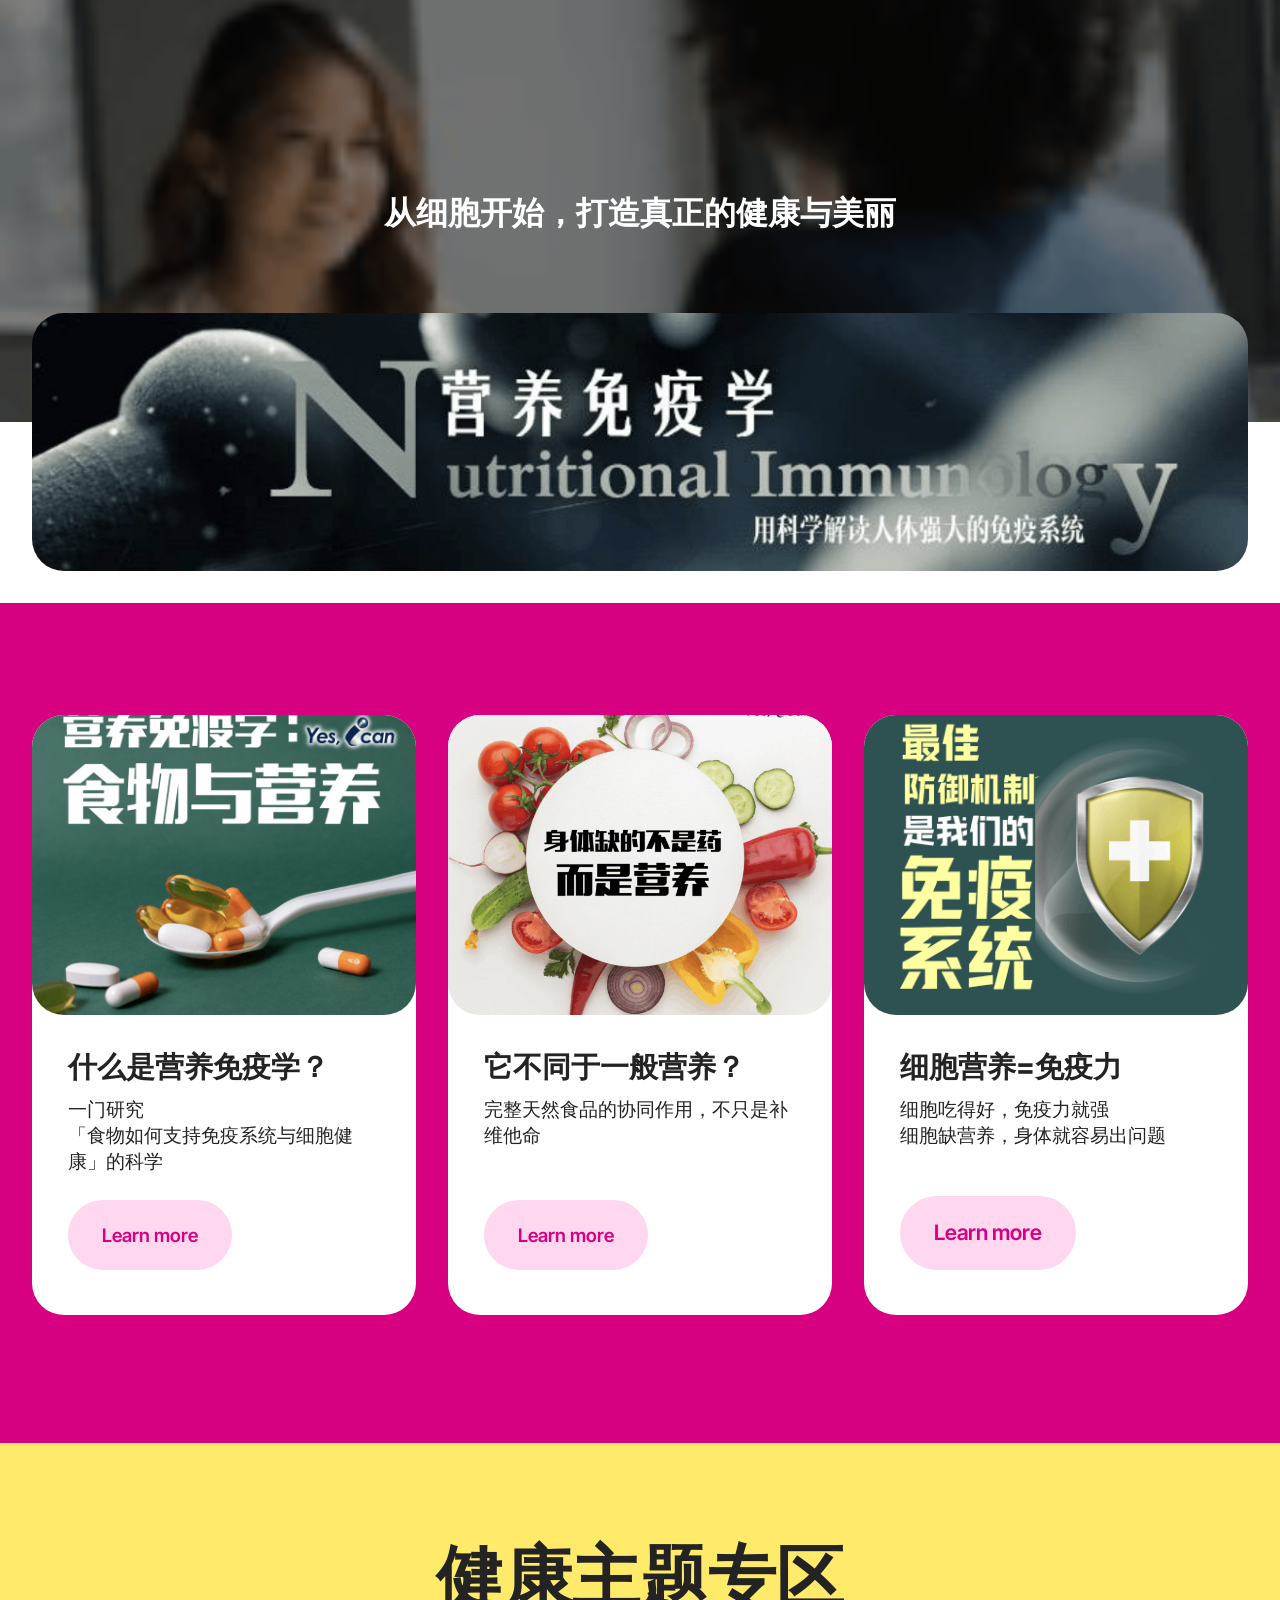
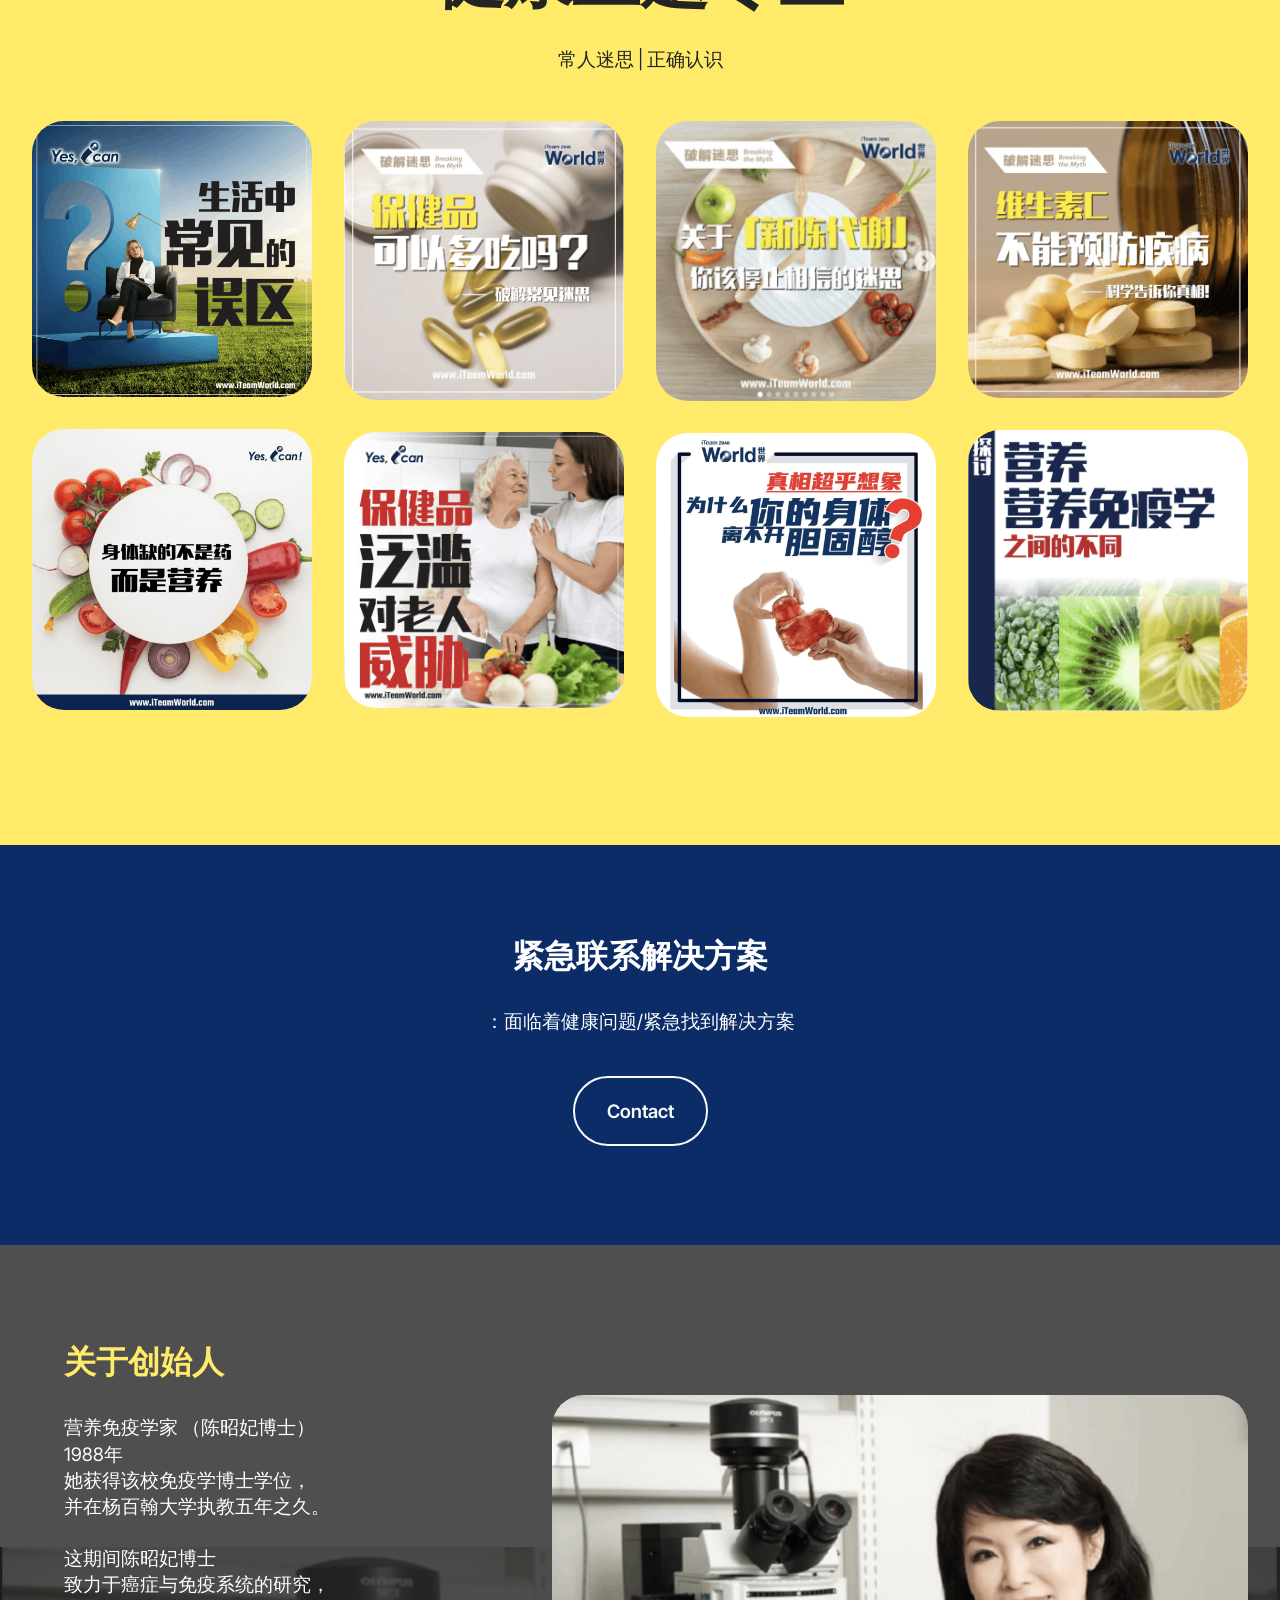
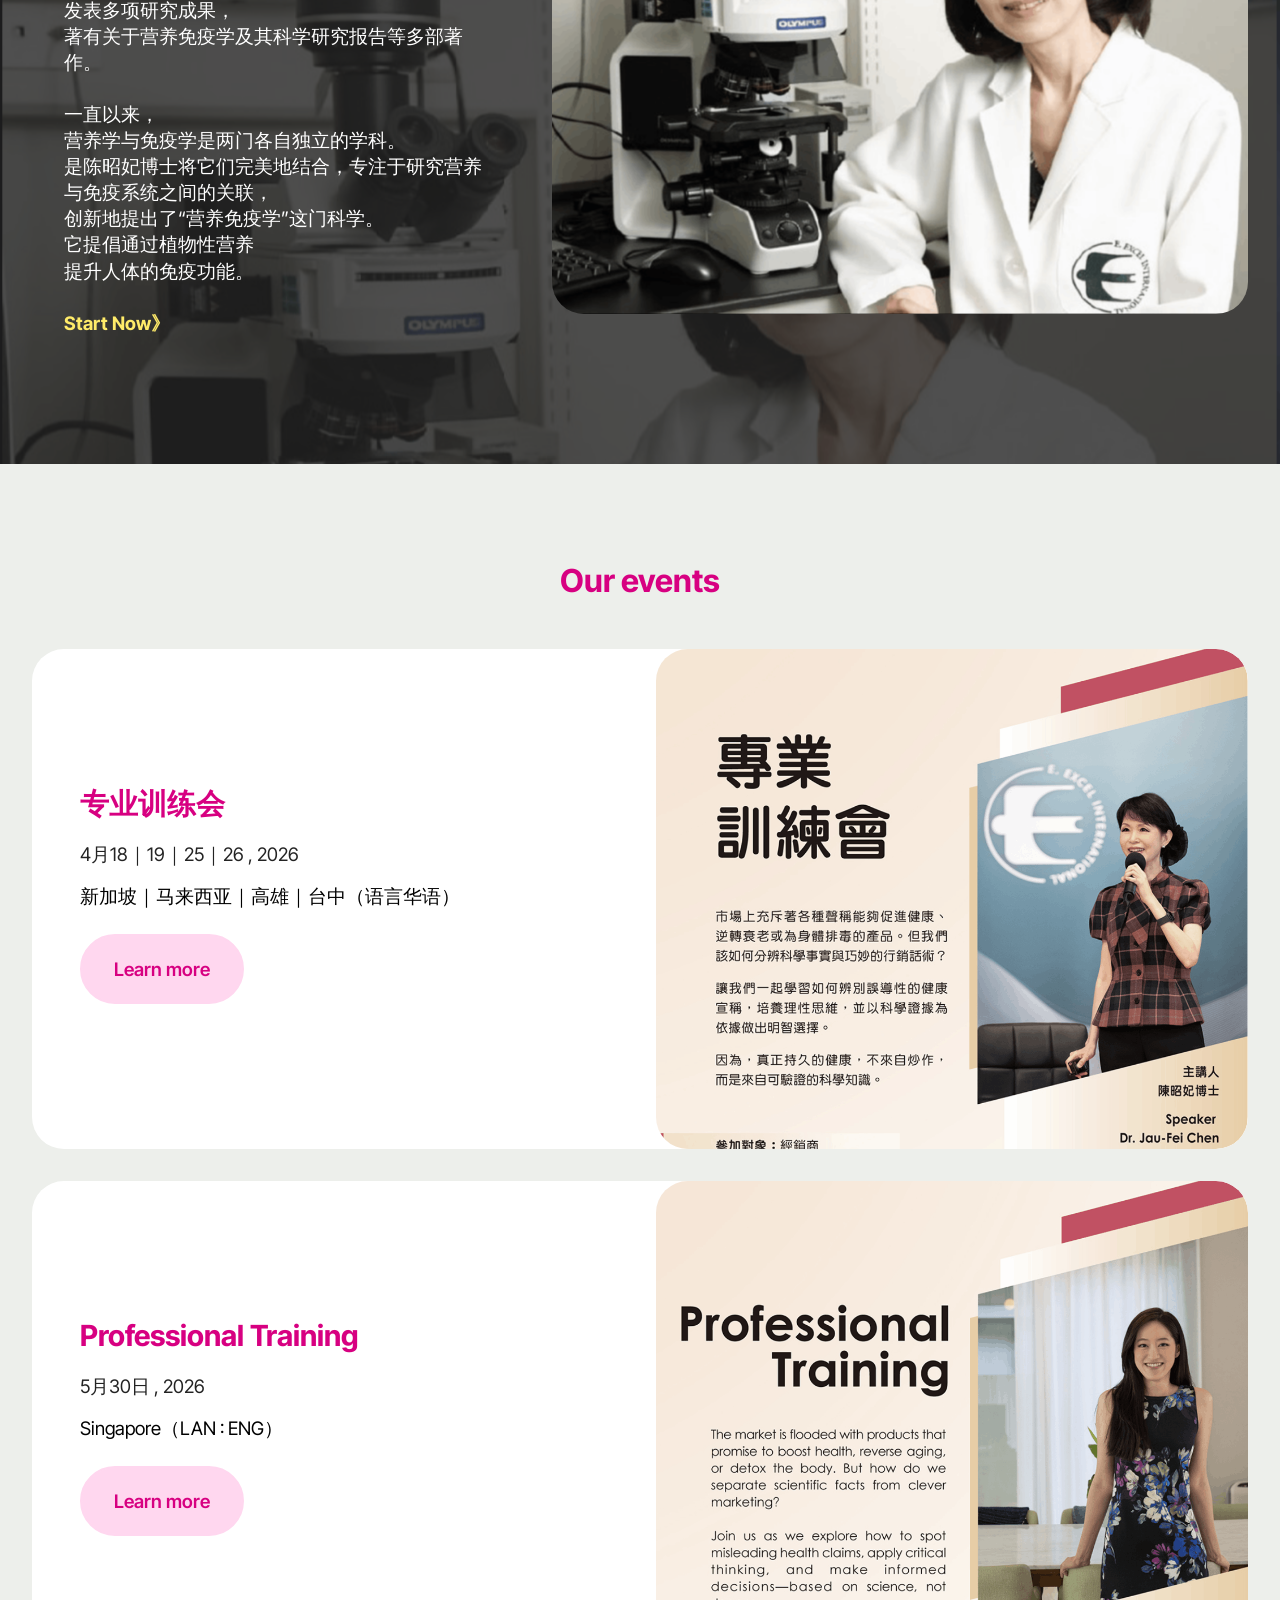
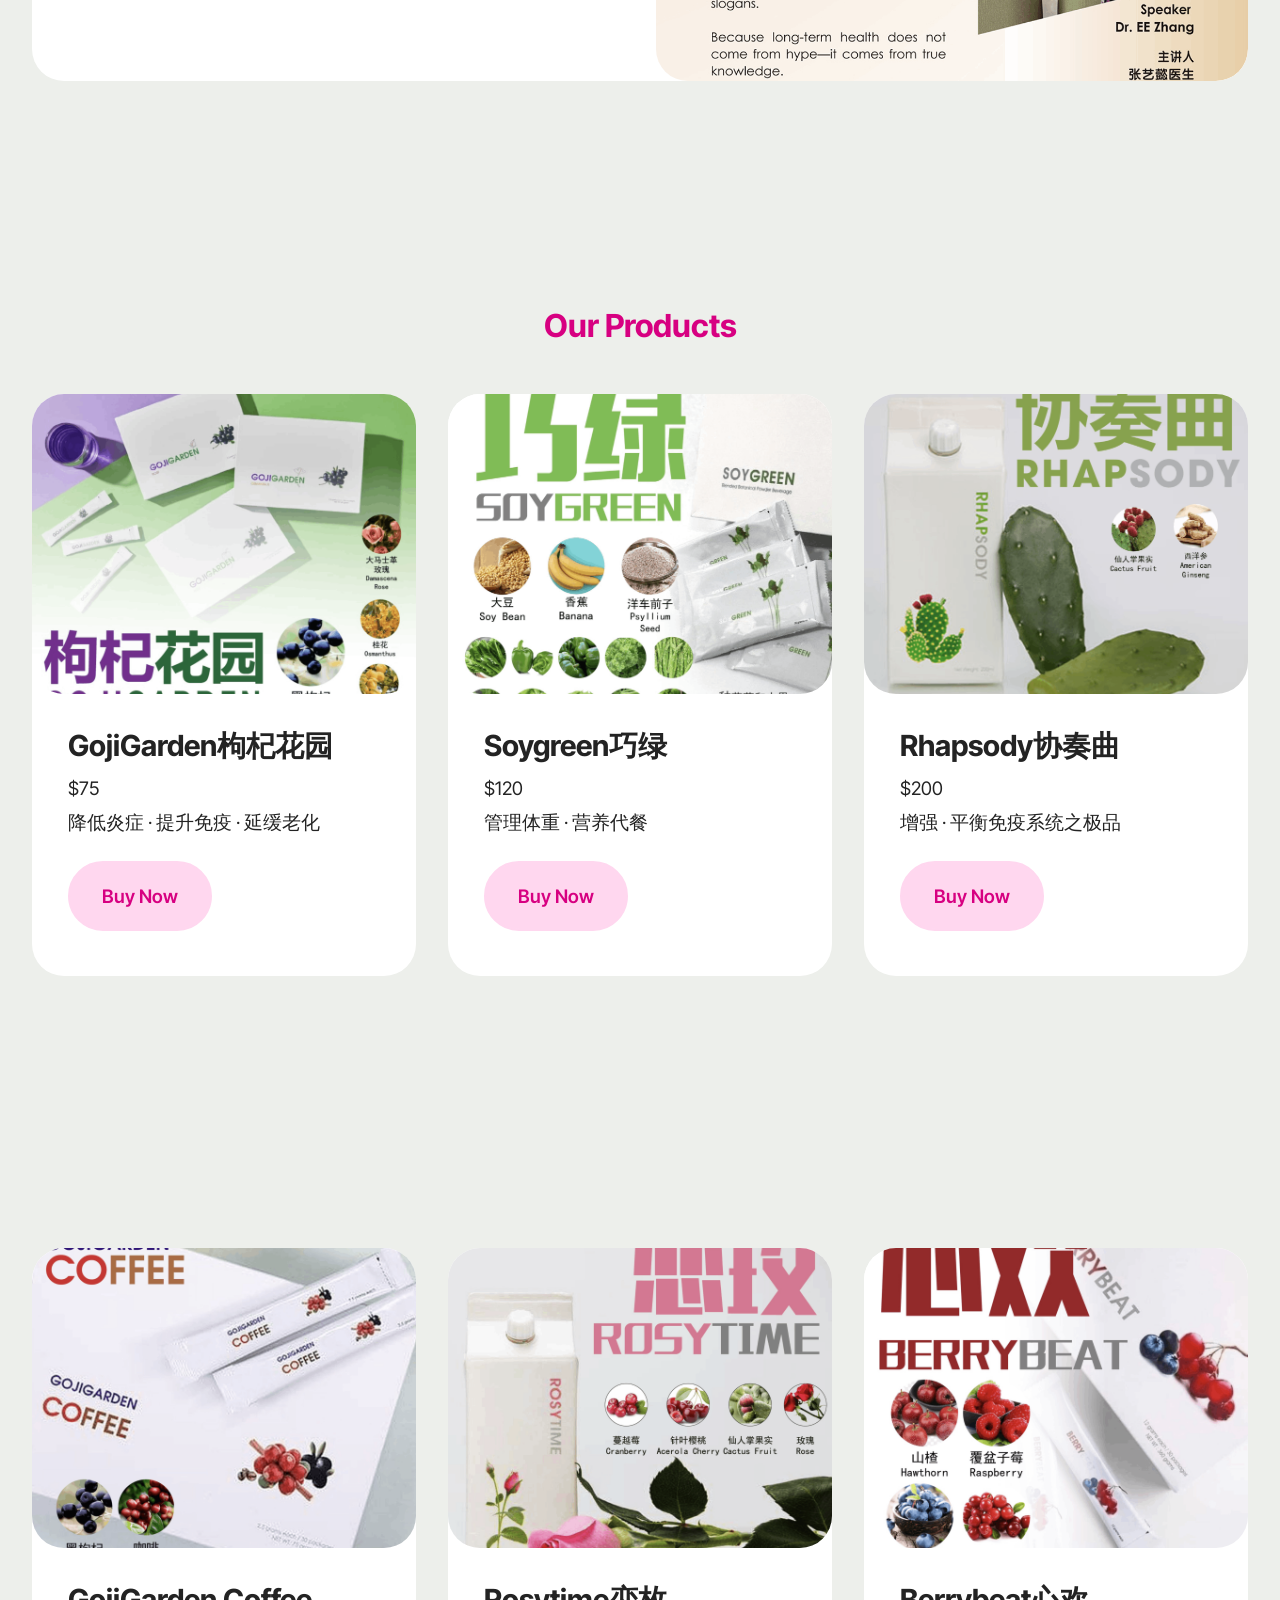
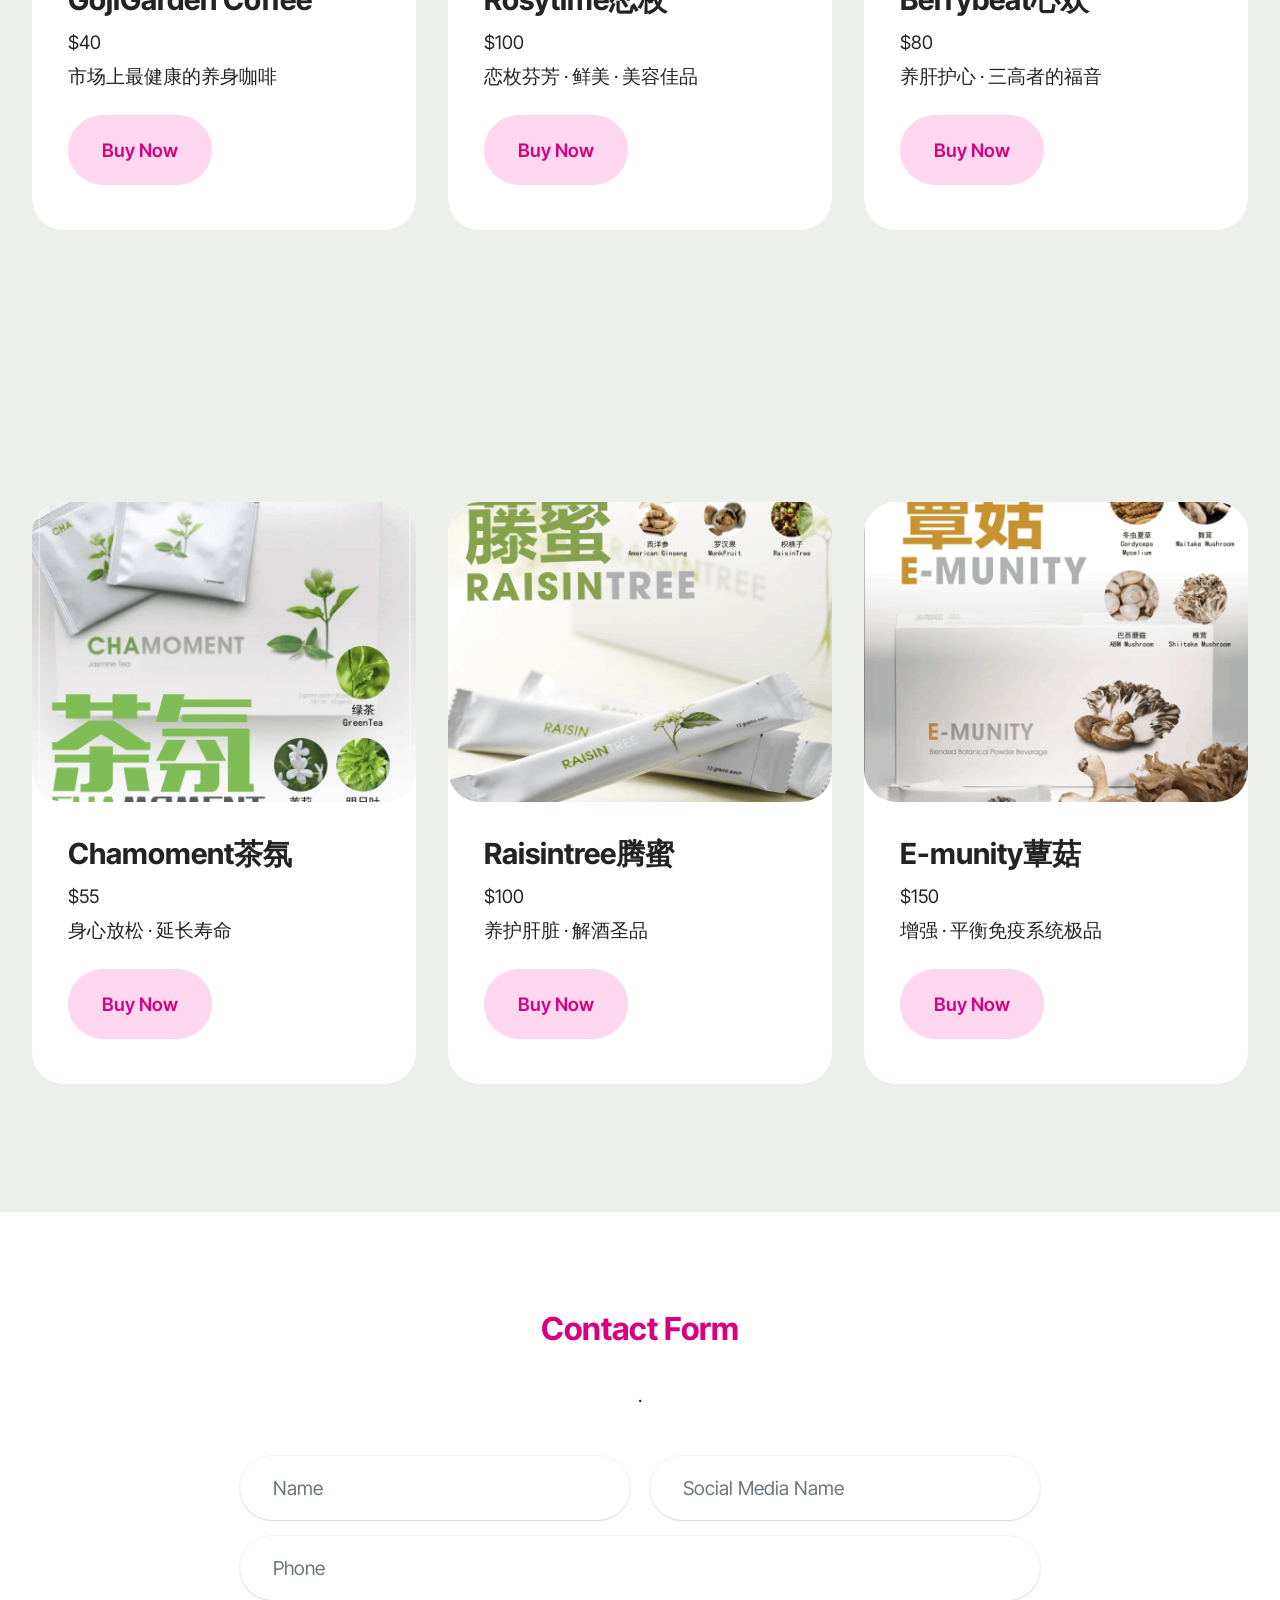
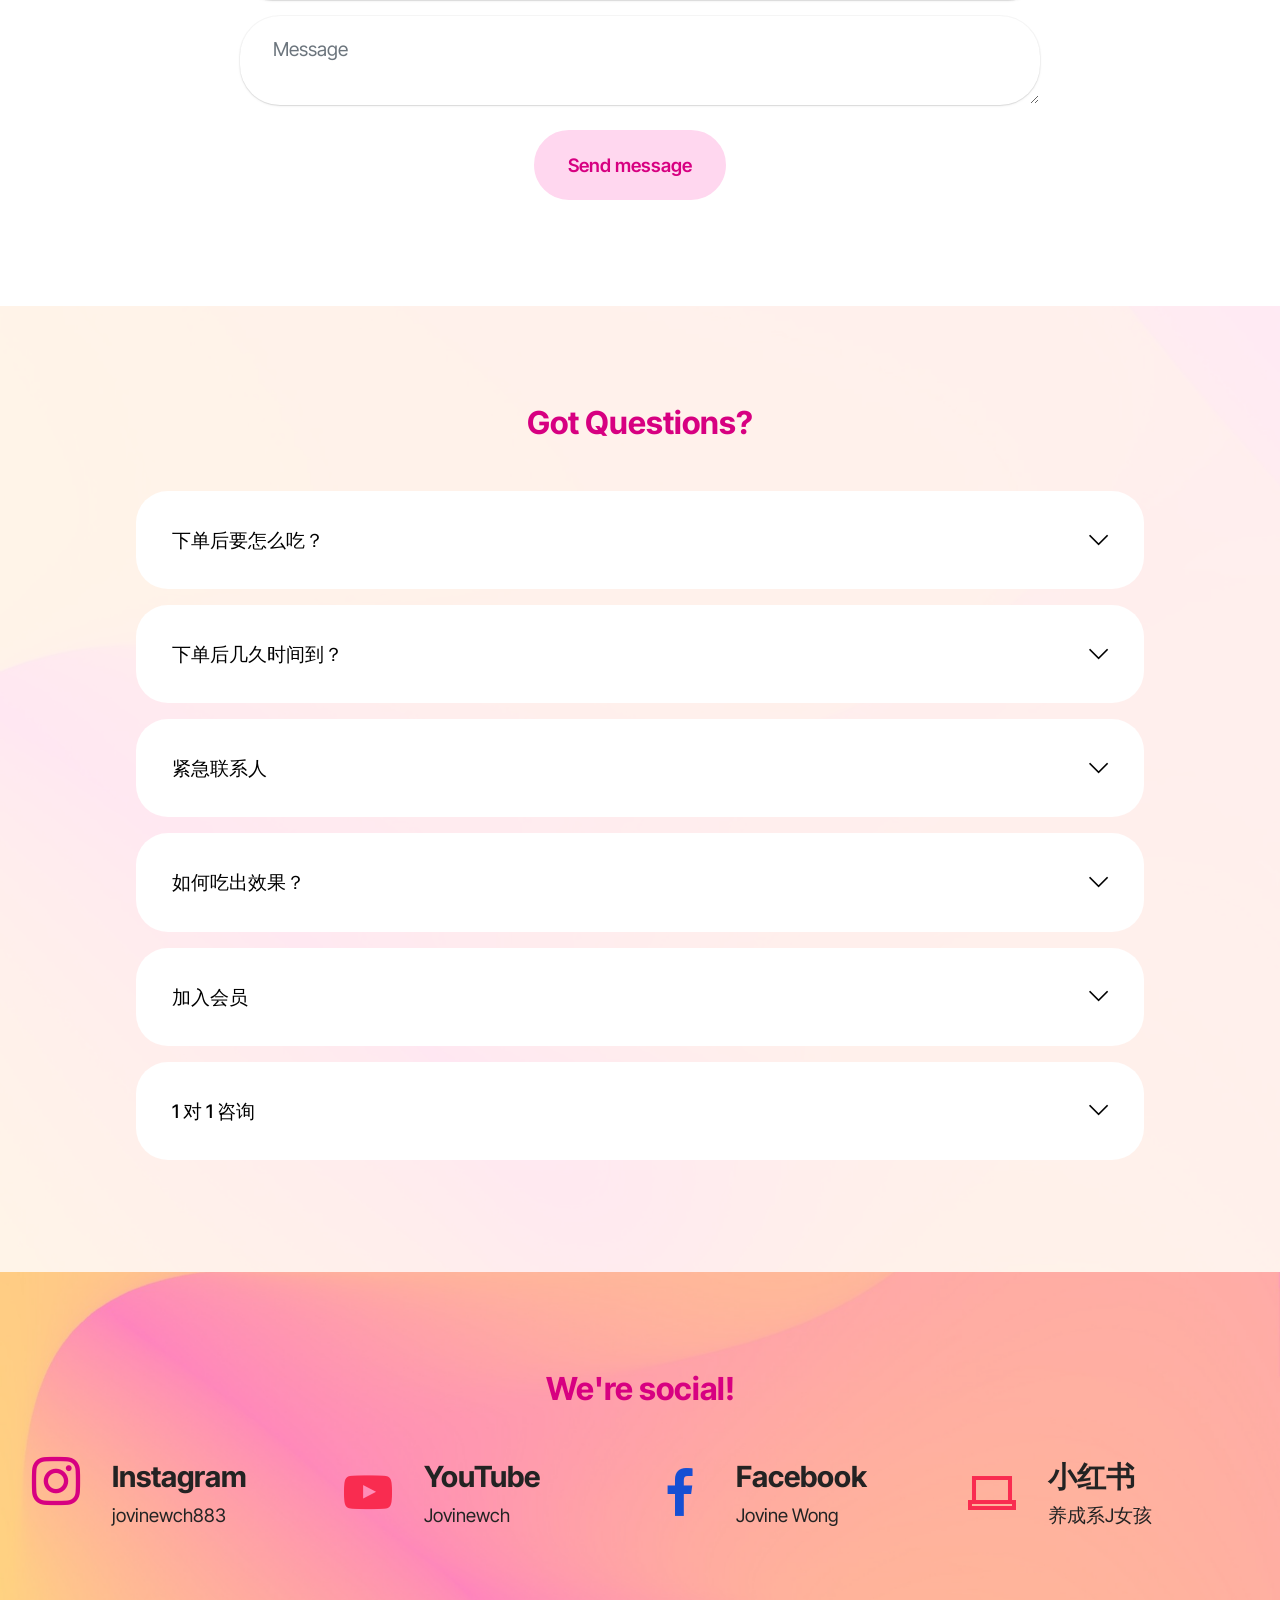
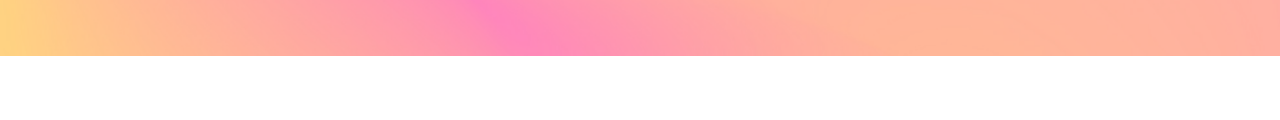
<file: yourinnerworld.html>
<!DOCTYPE html>
<html  >
<head>
  <!-- Site made with Mobirise Website Builder v6.1.4, https://mobirise.com -->
  <meta charset="UTF-8">
  <meta http-equiv="X-UA-Compatible" content="IE=edge">
  <meta name="generator" content="Mobirise v6.1.4, mobirise.com">
  <meta name="twitter:card" content="summary_large_image"/>
  <meta name="twitter:image:src" content="assets/images/yourinnerworld-meta.png">
  <meta property="og:image" content="assets/images/yourinnerworld-meta.png">
  <meta name="twitter:title" content="Your Inner World">
  <meta name="viewport" content="width=device-width, initial-scale=1, minimum-scale=1">
  <link rel="shortcut icon" href="assets/images/screenshot202025-10-0620at201.25.31e280afpm-128x128.png" type="image/x-icon">
  <meta name="description" content="Welcome to Your Inner World —
where your cells glow before your skin does.
你的身体，其实一直在说话。
透过营养免疫学，带你走进内在的世界，
看见细胞如何决定能量、肌肤与健康的秘密">
  
  
  <title>Your Inner World</title>
  <link rel="stylesheet" href="assets/web/assets/mobirise-icons2/mobirise2.css">
  <link rel="stylesheet" href="assets/bootstrap/css/bootstrap.min.css">
  <link rel="stylesheet" href="assets/parallax/jarallax.css">
  <link rel="stylesheet" href="assets/animatecss/animate.css">
  <link rel="stylesheet" href="assets/socicon/css/styles.css">
  <link rel="stylesheet" href="assets/theme/css/style.css">
  <link rel="stylesheet" href="assets/gallery/style.css">
  <link rel="preload" href="https://fonts.googleapis.com/css?family=Inter+Tight:100,200,300,400,500,600,700,800,900,100i,200i,300i,400i,500i,600i,700i,800i,900i&display=swap" as="style" onload="this.onload=null;this.rel='stylesheet'">
  <noscript><link rel="stylesheet" href="https://fonts.googleapis.com/css?family=Inter+Tight:100,200,300,400,500,600,700,800,900,100i,200i,300i,400i,500i,600i,700i,800i,900i&display=swap"></noscript>
  <link rel="preload" as="style" href="assets/mobirise/css/mbr-additional.css?v=I11pxv"><link rel="stylesheet" href="assets/mobirise/css/mbr-additional.css?v=I11pxv" type="text/css">

  
  
  
</head>
<body>
  
  <section data-bs-version="5.1" class="header5 cid-tJS6uM4N87 mbr-parallax-background" id="header05-1">
	

	
	<div class="mbr-overlay" style="opacity: 0.5; background-color: rgb(0, 0, 0);"></div>
	<div class="topbg"></div>
	<div class="align-center container">
		<div class="row justify-content-center">
			<div class="col-md-12 col-lg-9">
				<h1 class="mbr-section-title mbr-fonts-style mb-4 display-2"><strong>从细胞开始，打造真正的健康与美丽</strong></h1>
				<p class="mbr-text mbr-fonts-style mb-4 display-7"></p>
				
			</div>
		</div>
		<div class="row mt-5 justify-content-center">
			<div class="col-12 col-lg-12">
				<img src="assets/images/screenshot202025-10-0620at2011.59.02e280afam-1282x284.png" alt="Mobirise Website Builder" title="">
			</div>
		</div>
	</div>
</section>

<section data-bs-version="5.1" class="features4 cid-tMlEXTHLbS" id="features04-w">
	
	
	<div class="container">
		<div class="row justify-content-center">
			<div class="col-12 content-head">
				<div class="mbr-section-head mb-5">
					<h4 class="mbr-section-title mbr-fonts-style align-center mb-0 display-1"></h4>
					<h5 class="mbr-section-subtitle mbr-fonts-style align-center mb-0 mt-4 display-7"></h5>
					
				</div>
			</div>
		</div>
		<div class="row">
			<div class="item features-image col-12 col-md-6 col-lg-4 active">
				<div class="item-wrapper">
					<div class="item-img">
						<img src="assets/images/screenshot202025-10-0620at201.48.02e280afpm-816x812.png" alt="Mobirise Website Builder">
					</div>
					<div class="item-content">
						<h5 class="item-title mbr-fonts-style display-5">
							<strong>什么是营养免疫学？</strong>
						</h5>
						
						<p class="mbr-text mbr-fonts-style display-7">一门研究<br>「食物如何支持免疫系统与细胞健康」的科学</p>
						<div class="mbr-section-btn item-footer"><a href="#" class="btn item-btn btn-secondary display-7" target="_blank">Learn more</a></div>
					</div>

				</div>
			</div>
			<div class="item features-image col-12 col-md-6 col-lg-4">
				<div class="item-wrapper">
					<div class="item-img">
						<img src="assets/images/screenshot202025-10-0620at201.25.31e280afpm-712x713.png" alt="Mobirise Website Builder" data-slide-to="1" data-bs-slide-to="1">
					</div>
					<div class="item-content">
						<h5 class="item-title mbr-fonts-style display-5"><strong>它不同于一般营养？</strong>
						</h5>
						
						<p class="mbr-text mbr-fonts-style display-7">完整天然食品的协同作用，不只是补维他命</p>
						<div class="mbr-section-btn item-footer"><a href="" class="btn item-btn btn-secondary display-7">Learn more</a></div>
					</div>
				</div>
			</div><div class="item features-image col-12 col-md-6 col-lg-4">
				<div class="item-wrapper">
					<div class="item-img">
						<img src="assets/images/screenshot202025-10-0620at202.32.43e280afpm-790x824.png" alt="Mobirise Website Builder" data-slide-to="2" data-bs-slide-to="2">
					</div>
					<div class="item-content">
						<h5 class="item-title mbr-fonts-style display-5">
							<strong>细胞营养=免疫力</strong></h5>
						
						<p class="mbr-text mbr-fonts-style display-7">细胞吃得好，免疫力就强<br>细胞缺营养，身体就容易出问题<br>
						</p>
						<div class="mbr-section-btn item-footer"><a href="" class="btn item-btn btn-secondary display-4">Learn more</a></div>
					</div>
				</div>
			</div>
			
		</div>
	</div>
</section>

<section data-bs-version="5.1" class="gallery1 mbr-gallery cid-tMlDYtQ5fF" id="gallery02-v">
    

    
    

    <div class="container">
        <div class="row justify-content-center">
            <div class="col-12 content-head">
                <div class="mbr-section-head mb-5">
                    <h3 class="mbr-section-title mbr-fonts-style align-center m-0 display-1"><strong>健康主题专区</strong></h3>
                    <h4 class="mbr-section-subtitle mbr-fonts-style align-center mb-0 mt-4 display-7">常人迷思 | 正确认识</h4>
                </div>
            </div>
        </div>
        <div class="row mbr-gallery mbr-masonry" data-masonry="{&quot;percentPosition&quot;: true }">
            <div class="col-12 col-md-6 col-lg-3 item gallery-image active">
                <div class="item-wrapper" data-toggle="modal" data-bs-toggle="modal" data-target="#uZ0kN5PkE4-modal" data-bs-target="#uZ0kN5PkE4-modal">
                    <img class="w-100" src="assets/images/screenshot202025-10-0620at201.49.42e280afpm-518x512.png" alt="Mobirise Website Builder" data-slide-to="0" data-bs-slide-to="0" data-target="#lb-uZ0kN5PkE4" data-bs-target="#lb-uZ0kN5PkE4">
                    <div class="icon-wrapper">
                        <span class="mobi-mbri mobi-mbri-search mbr-iconfont mbr-iconfont-btn"></span>
                    </div>
                </div>
                
            </div><div class="col-12 col-md-6 col-lg-3 item gallery-image">
                <div class="item-wrapper" data-toggle="modal" data-bs-toggle="modal" data-target="#uZ0kN5PkE4-modal" data-bs-target="#uZ0kN5PkE4-modal">
                    <img class="w-100" src="assets/images/screenshot202025-10-0620at201.23.51e280afpm-613x611.png" alt="Mobirise Website Builder" data-slide-to="1" data-bs-slide-to="1" data-target="#lb-uZ0kN5PkE4" data-bs-target="#lb-uZ0kN5PkE4">
                    <div class="icon-wrapper">
                        <span class="mobi-mbri mobi-mbri-search mbr-iconfont mbr-iconfont-btn"></span>
                    </div>
                </div>
                
            </div>
            <div class="col-12 col-md-6 col-lg-3 item gallery-image">
                <div class="item-wrapper" data-toggle="modal" data-bs-toggle="modal" data-target="#uZ0kN5PkE4-modal" data-bs-target="#uZ0kN5PkE4-modal">
                    <img class="w-100" src="assets/images/screenshot202025-10-0620at201.27.01e280afpm-613x613.png" alt="Mobirise Website Builder" data-slide-to="2" data-bs-slide-to="2" data-target="#lb-uZ0kN5PkE4" data-bs-target="#lb-uZ0kN5PkE4">
                    <div class="icon-wrapper">
                        <span class="mobi-mbri mobi-mbri-search mbr-iconfont mbr-iconfont-btn"></span>
                    </div>
                </div>
                
            </div>
            
            <div class="col-12 col-md-6 col-lg-3 item gallery-image">
                <div class="item-wrapper" data-toggle="modal" data-bs-toggle="modal" data-target="#uZ0kN5PkE4-modal" data-bs-target="#uZ0kN5PkE4-modal">
                    <img class="w-100" src="assets/images/screenshot202025-10-0620at201.33.58e280afpm-613x608.png" alt="Mobirise Website Builder" data-slide-to="3" data-bs-slide-to="3" data-target="#lb-uZ0kN5PkE4" data-bs-target="#lb-uZ0kN5PkE4">
                    <div class="icon-wrapper">
                        <span class="mobi-mbri mobi-mbri-search mbr-iconfont mbr-iconfont-btn"></span>
                    </div>
                </div>
                
            </div><div class="col-12 col-md-6 col-lg-3 item gallery-image">
                <div class="item-wrapper" data-toggle="modal" data-bs-toggle="modal" data-target="#uZ0kN5PkE4-modal" data-bs-target="#uZ0kN5PkE4-modal">
                    <img class="w-100" src="assets/images/screenshot202025-10-0620at201.25.31e280afpm-518x519.png" alt="Mobirise Website Builder" data-slide-to="4" data-bs-slide-to="4" data-target="#lb-uZ0kN5PkE4" data-bs-target="#lb-uZ0kN5PkE4">
                    <div class="icon-wrapper">
                        <span class="mobi-mbri mobi-mbri-search mbr-iconfont mbr-iconfont-btn"></span>
                    </div>
                </div>
                
            </div><div class="col-12 col-md-6 col-lg-3 item gallery-image">
                <div class="item-wrapper" data-toggle="modal" data-bs-toggle="modal" data-target="#uZ0kN5PkE4-modal" data-bs-target="#uZ0kN5PkE4-modal">
                    <img class="w-100" src="assets/images/screenshot202025-10-0620at201.27.56e280afpm-613x614.png" alt="Mobirise Website Builder" data-slide-to="5" data-bs-slide-to="5" data-target="#lb-uZ0kN5PkE4" data-bs-target="#lb-uZ0kN5PkE4">
                    <div class="icon-wrapper">
                        <span class="mobi-mbri mobi-mbri-search mbr-iconfont mbr-iconfont-btn"></span>
                    </div>
                </div>
                
            </div><div class="col-12 col-md-6 col-lg-3 item gallery-image">
                <div class="item-wrapper" data-toggle="modal" data-bs-toggle="modal" data-target="#uZ0kN5PkE4-modal" data-bs-target="#uZ0kN5PkE4-modal">
                    <img class="w-100" src="assets/images/screenshot202025-10-0620at201.48.20e280afpm-596x589.png" alt="Mobirise Website Builder" data-slide-to="6" data-bs-slide-to="6" data-target="#lb-uZ0kN5PkE4" data-bs-target="#lb-uZ0kN5PkE4">
                    <div class="icon-wrapper">
                        <span class="mobi-mbri mobi-mbri-search mbr-iconfont mbr-iconfont-btn"></span>
                    </div>
                </div>
                
            </div>
            
            <div class="col-12 col-md-6 col-lg-3 item gallery-image">
                <div class="item-wrapper" data-toggle="modal" data-bs-toggle="modal" data-target="#uZ0kN5PkE4-modal" data-bs-target="#uZ0kN5PkE4-modal">
                    <img class="w-100" src="assets/images/screenshot202025-10-0620at201.34.27e280afpm-518x525.png" alt="Mobirise Website Builder" data-slide-to="7" data-bs-slide-to="7" data-target="#lb-uZ0kN5PkE4" data-bs-target="#lb-uZ0kN5PkE4">
                    <div class="icon-wrapper">
                        <span class="mobi-mbri mobi-mbri-search mbr-iconfont mbr-iconfont-btn"></span>
                    </div>
                </div>
                
            </div>
            
        </div>

        <div class="modal mbr-slider" tabindex="-1" role="dialog" aria-hidden="true" id="uZ0kN5PkE4-modal">
            <div class="modal-dialog" role="document">
                <div class="modal-content">
                    <div class="modal-body">
                        <div class="carousel slide" id="lb-uZ0kN5PkE4" data-interval="5000" data-bs-interval="5000">
                            <div class="carousel-inner">
                                <div class="carousel-item active">
                                    <img class="d-block w-100" src="assets/images/screenshot202025-10-0620at201.49.42e280afpm-518x512.png" alt="Mobirise Website Builder">
                                </div><div class="carousel-item">
                                    <img class="d-block w-100" src="assets/images/screenshot202025-10-0620at201.23.51e280afpm-613x611.png" alt="Mobirise Website Builder">
                                </div>
                                <div class="carousel-item">
                                    <img class="d-block w-100" src="assets/images/screenshot202025-10-0620at201.27.01e280afpm-613x613.png" alt="Mobirise Website Builder">
                                </div>
                                
                                <div class="carousel-item">
                                    <img class="d-block w-100" src="assets/images/screenshot202025-10-0620at201.33.58e280afpm-613x608.png" alt="Mobirise Website Builder">
                                </div><div class="carousel-item">
                                    <img class="d-block w-100" src="assets/images/screenshot202025-10-0620at201.25.31e280afpm-518x519.png" alt="Mobirise Website Builder">
                                </div><div class="carousel-item">
                                    <img class="d-block w-100" src="assets/images/screenshot202025-10-0620at201.27.56e280afpm-613x614.png" alt="Mobirise Website Builder">
                                </div><div class="carousel-item">
                                    <img class="d-block w-100" src="assets/images/screenshot202025-10-0620at201.48.20e280afpm-596x589.png" alt="Mobirise Website Builder">
                                </div>
                                
                                <div class="carousel-item">
                                    <img class="d-block w-100" src="assets/images/screenshot202025-10-0620at201.34.27e280afpm-518x525.png" alt="Mobirise Website Builder">
                                </div>
                                
                            </div>
                            <ol class="carousel-indicators">
                                <li data-slide-to="0" data-bs-slide-to="0" class="active" data-target="#lb-uZ0kN5PkE4" data-bs-target="#lb-uZ0kN5PkE4"></li>
                                <li data-slide-to="1" data-bs-slide-to="1" data-target="#lb-uZ0kN5PkE4" data-bs-target="#lb-uZ0kN5PkE4"></li>
                                <li data-slide-to="2" data-bs-slide-to="2" data-target="#lb-uZ0kN5PkE4" data-bs-target="#lb-uZ0kN5PkE4"></li>
                                <li data-slide-to="3" data-bs-slide-to="3" data-target="#lb-uZ0kN5PkE4" data-bs-target="#lb-uZ0kN5PkE4"></li>
                                <li data-slide-to="4" data-bs-slide-to="4" data-target="#lb-uZ0kN5PkE4" data-bs-target="#lb-uZ0kN5PkE4"></li>
                                <li data-slide-to="5" data-bs-slide-to="5" data-target="#lb-uZ0kN5PkE4" data-bs-target="#lb-uZ0kN5PkE4"></li><li data-slide-to="6" data-bs-slide-to="6" data-target="#lb-uZ0kN5PkE4" data-bs-target="#lb-uZ0kN5PkE4"></li>
                                <li data-slide-to="7" data-bs-slide-to="7" data-target="#lb-uZ0kN5PkE4" data-bs-target="#lb-uZ0kN5PkE4"></li>
                            </ol>
                            <a role="button" href="" class="close" data-dismiss="modal" data-bs-dismiss="modal" aria-label="Close">
                            </a>
                            <a class="carousel-control-prev carousel-control" role="button" data-slide="prev" data-bs-slide="prev" href="#lb-uZ0kN5PkE4">
                                <span class="mobi-mbri mobi-mbri-arrow-prev" aria-hidden="true"></span>
                                <span class="sr-only visually-hidden">Previous</span>
                            </a>
                            <a class="carousel-control-next carousel-control" role="button" data-slide="next" data-bs-slide="next" href="#lb-uZ0kN5PkE4">
                                <span class="mobi-mbri mobi-mbri-arrow-next" aria-hidden="true"></span>
                                <span class="sr-only visually-hidden">Next</span>
                            </a>
                        </div>
                    </div>
                </div>
            </div>
        </div>
    </div>
</section>

<section data-bs-version="5.1" class="header09 cid-tLAX5BnXkJ" id="header09-q">
	
	
	<div class="container">
		<div class="row">
			<div class="content-wrap col-12 col-md-8">
				<h1 class="mbr-section-title mbr-fonts-style mbr-white mb-4 display-2"><strong>紧急联系解决方案</strong></h1>
				
				<p class="mbr-fonts-style mbr-text mbr-white mb-4 display-7">：面临着健康问题/紧急找到解决方案</p>
				<div class="mbr-section-btn"><a class="btn btn-white-outline display-7" href="https://mobiri.se">Contact</a></div>
			</div>
		</div>
	</div>
</section>

<section data-bs-version="5.1" class="header1 cid-tJS9vXDdRK mbr-parallax-background" id="header01-7">
	

	
	<div class="mbr-overlay" style="opacity: 0.8; background-color: rgb(35, 35, 35);"></div>

	<div class="container">
		<div class="row justify-content-center">
			<div class="col-12 col-md-12 col-lg-7 image-wrapper">
				<img class="w-100" src="assets/images/screenshot202025-10-0620at202.39.46e280afpm-1003x669.png" alt="Mobirise Website Builder">
			</div>
			<div class="col-12 col-lg col-md-12">
				<div class="text-wrapper align-left">
					<h1 class="mbr-section-title mbr-fonts-style mb-4 display-2"><strong>关于创始人</strong></h1>
					<p class="mbr-text mbr-fonts-style mb-4 display-7">营养免疫学家 （陈昭妃博士）<br>1988年<br>她获得该校免疫学博士学位，<br>并在杨百翰大学执教五年之久。<br><br>这期间陈昭妃博士<br>致力于癌症与免疫系统的研究，<br>发表多项研究成果，<br>著有关于营养免疫学及其科学研究报告等多部著作。 <br><br> 一直以来，<br>营养学与免疫学是两门各自独立的学科。<br>是陈昭妃博士将它们完美地结合，专注于研究营养与免疫系统之间的关联，<br>创新地提出了“营养免疫学”这门科学。<br>它提倡通过植物性营养<br>提升人体的免疫功能。<br><br><a href="#" class="text-primary"><strong>Start Now》</strong></a></p>
					
				</div>
			</div>
		</div>
	</div>
</section>

<section data-bs-version="5.1" class="news06 cid-uYOrSY8rGN" id="news06-1t">
  

  
  

  <div class="container">
    <div class="row justify-content-center">
      <div class="col-12 mb-5 content-head">
        <h3 class="mbr-fonts-style align-center mb-0 mbr-section-maintitle display-2">
          <strong>Our events</strong>
        </h3>
        
      </div>
    </div>
    <div class="row justify-content-center align-items-center item features-image">
      <div class="col-12 ">
        <div class="item-wrapper">
          <div class="row">
            <div class="col-12 col-md-12 col-lg-6 image-wrapper">
              <img class="w-100" src="assets/images/screenshot202025-10-0620at202.52.08e280afpm-1138x1002.png" alt="Mobirise Website Builder">
            </div>
            <div class="col-12 col-lg col-md-12">
              <div class="text-wrapper align-left">
                <h5 class="mbr-section-title mbr-fonts-style mb-3 display-5"><strong>专业训练会</strong></h5>
                <p class="price mbr-fonts-style mb-3 display-7">
                  4月18｜19｜25｜26 , 2026</p>
                <p class="mbr-text mbr-fonts-style mb-3 display-7">新加坡｜马来西亚｜高雄｜台中（语言华语）</p>
                <div class="mbr-section-btn mt-3"><a class="btn btn-lg btn-secondary display-7" href="https://mobiri.se">
                    Learn more
                  </a></div>
              </div>
            </div>
          </div>
        </div>
      </div>
    </div>
    <div class="row justify-content-center align-items-center item features-image">
      <div class="col-12">
        <div class="item-wrapper">
          <div class="row">
            <div class="col-12 col-md-12 col-lg-6 image-wrapper">
              <img class="w-100" src="assets/images/screenshot202025-10-0620at202.51.55e280afpm-1136x998.png" alt="Mobirise Website Builder">
            </div>
            <div class="col-12 col-lg col-md-12">
              <div class="text-wrapper align-left">
                <h5 class="mbr-section-title mbr-fonts-style mb-3 display-5">
                  <strong>Professional Training</strong></h5>
                <p class="price mbr-fonts-style mb-3 display-7">5月30日 , 2026</p>
                <p class="mbr-text mbr-fonts-style mb-3 display-7">Singapore（LAN : ENG）</p>
                <div class="mbr-section-btn mt-3"><a class="btn btn-lg btn-secondary display-7" href="https://mobiri.se">Learn more</a></div>
              </div>
            </div>
          </div>
        </div>
      </div>
    </div>
  </div>
</section>

<section data-bs-version="5.1" class="pricing02 cid-uYOrNkiwue" id="pricing02-1s">
  
  
  <div class="container">
    <div class="row justify-content-center">
      <div class="col-12 content-head">
        <div class="mbr-section-head mb-5">
          <h4 class="mbr-section-title mbr-fonts-style align-center mb-0 display-2">
            <strong>Our Products</strong>
          </h4>
          
          
        </div>
      </div>
    </div>
    <div class="row">
      <div class="item features-image col-12 col-md-6 col-lg-4">
        <div class="item-wrapper">
          <div class="item-img">
            <img src="assets/images/screenshot202025-10-0620at201.42.03e280afpm-816x818.png" alt="Mobirise Website Builder">
          </div>
          <div class="item-content">
            <h5 class="item-title mbr-fonts-style display-5">
              <strong>GojiGarden枸杞花园</strong><strong><br></strong></h5>
            <h6 class="item-subtitle mbr-fonts-style display-7">
              $75</h6>
            <p class="mbr-text mbr-fonts-style display-7">降低炎症 · 提升免疫 · 延缓老化&nbsp;</p>
            <div class="mbr-section-btn item-footer"><a href="" class="btn item-btn btn-secondary display-7">Buy Now</a></div>
          </div>

        </div>
      </div>
      <div class="item features-image col-12 col-md-6 col-lg-4">
        <div class="item-wrapper">
          <div class="item-img">
            <img src="assets/images/screenshot202025-10-0620at201.43.06e280afpm-816x787.png" alt="Mobirise Website Builder">
          </div>
          <div class="item-content">
            <h5 class="item-title mbr-fonts-style display-5">
              <strong>Soygreen巧绿</strong><strong><br></strong></h5>
            <h6 class="item-subtitle mbr-fonts-style display-7">
              $120</h6>
            <p class="mbr-text mbr-fonts-style display-7">管理体重 · 营养代餐</p>
            <div class="mbr-section-btn item-footer"><a href="" class="btn item-btn btn-secondary display-7">Buy Now</a></div>
          </div>
        </div>
      </div>
      <div class="item features-image col-12 col-md-6 col-lg-4">
        <div class="item-wrapper">
          <div class="item-img">
            <img src="assets/images/screenshot202025-10-0620at201.41.49e280afpm-816x815.png" alt="Mobirise Website Builder">
          </div>
          <div class="item-content">
            <h5 class="item-title mbr-fonts-style display-5">
              <strong>Rhapsody协奏曲</strong><strong><br></strong></h5>
            <h6 class="item-subtitle mbr-fonts-style display-7">
              $200</h6>
            <p class="mbr-text mbr-fonts-style display-7">增强 · 平衡免疫系统之极品</p>
            <div class="mbr-section-btn item-footer"><a href="" class="btn item-btn btn-secondary display-7">Buy Now</a></div>
          </div>
        </div>
      </div>
    </div>
  </div>
</section>

<section data-bs-version="5.1" class="pricing02 cid-uYPlQSSwQF" id="pricing02-1w">
  
  
  <div class="container">
    <div class="row justify-content-center">
      <div class="col-12 content-head">
        <div class="mbr-section-head mb-5">
          <h4 class="mbr-section-title mbr-fonts-style align-center mb-0 display-2"></h4>
          
          
        </div>
      </div>
    </div>
    <div class="row">
      <div class="item features-image col-12 col-md-6 col-lg-4">
        <div class="item-wrapper">
          <div class="item-img">
            <img src="assets/images/screenshot202025-10-0620at201.46.32e280afpm-816x810.png" alt="Mobirise Website Builder">
          </div>
          <div class="item-content">
            <h5 class="item-title mbr-fonts-style display-5">
              <strong>GojiGarden Coffee</strong></h5>
            <h6 class="item-subtitle mbr-fonts-style display-7">
              $40</h6>
            <p class="mbr-text mbr-fonts-style display-7">
              市场上最健康的养身咖啡</p>
            <div class="mbr-section-btn item-footer"><a href="" class="btn item-btn btn-secondary display-7">Buy Now</a></div>
          </div>

        </div>
      </div>
      <div class="item features-image col-12 col-md-6 col-lg-4">
        <div class="item-wrapper">
          <div class="item-img">
            <img src="assets/images/screenshot202025-10-0620at201.45.29e280afpm-816x812.png" alt="Mobirise Website Builder">
          </div>
          <div class="item-content">
            <h5 class="item-title mbr-fonts-style display-5">
              <strong>Rosytime恋枚</strong><strong><br></strong></h5>
            <h6 class="item-subtitle mbr-fonts-style display-7">
              $100</h6>
            <p class="mbr-text mbr-fonts-style display-7">恋枚芬芳 · 鲜美 · 美容佳品</p>
            <div class="mbr-section-btn item-footer"><a href="" class="btn item-btn btn-secondary display-7">Buy Now</a></div>
          </div>
        </div>
      </div>
      <div class="item features-image col-12 col-md-6 col-lg-4">
        <div class="item-wrapper">
          <div class="item-img">
            <img src="assets/images/screenshot202025-10-0620at201.44.18e280afpm-816x816.png" alt="Mobirise Website Builder">
          </div>
          <div class="item-content">
            <h5 class="item-title mbr-fonts-style display-5">
              <strong>Berrybeat心欢</strong></h5>
            <h6 class="item-subtitle mbr-fonts-style display-7">
              $80</h6>
            <p class="mbr-text mbr-fonts-style display-7">
              养肝护心 · 三高者的福音<br>
            </p>
            <div class="mbr-section-btn item-footer"><a href="" class="btn item-btn btn-secondary display-7">Buy Now</a></div>
          </div>
        </div>
      </div>
    </div>
  </div>
</section>

<section data-bs-version="5.1" class="pricing02 cid-uYPm4q3OKq" id="pricing02-1x">
  
  
  <div class="container">
    <div class="row justify-content-center">
      <div class="col-12 content-head">
        <div class="mbr-section-head mb-5">
          <h4 class="mbr-section-title mbr-fonts-style align-center mb-0 display-2"></h4>
          
          
        </div>
      </div>
    </div>
    <div class="row">
      <div class="item features-image col-12 col-md-6 col-lg-4">
        <div class="item-wrapper">
          <div class="item-img">
            <img src="assets/images/screenshot202025-10-0620at201.44.04e280afpm-816x810.png" alt="Mobirise Website Builder">
          </div>
          <div class="item-content">
            <h5 class="item-title mbr-fonts-style display-5">
              <strong>Chamoment茶氛</strong><strong><br></strong></h5>
            <h6 class="item-subtitle mbr-fonts-style display-7">
              $55</h6>
            <p class="mbr-text mbr-fonts-style display-7">
              身心放松 · 延长寿命</p>
            <div class="mbr-section-btn item-footer"><a href="" class="btn item-btn btn-secondary display-7">Buy Now</a></div>
          </div>

        </div>
      </div>
      <div class="item features-image col-12 col-md-6 col-lg-4">
        <div class="item-wrapper">
          <div class="item-img">
            <img src="assets/images/screenshot202025-10-0620at201.41.27e280afpm-816x823.png" alt="Mobirise Website Builder">
          </div>
          <div class="item-content">
            <h5 class="item-title mbr-fonts-style display-5">
              <strong>Raisintree腾蜜</strong></h5>
            <h6 class="item-subtitle mbr-fonts-style display-7">
              $100</h6>
            <p class="mbr-text mbr-fonts-style display-7">养护肝脏 · 解酒圣品</p>
            <div class="mbr-section-btn item-footer"><a href="" class="btn item-btn btn-secondary display-7">Buy Now</a></div>
          </div>
        </div>
      </div>
      <div class="item features-image col-12 col-md-6 col-lg-4">
        <div class="item-wrapper">
          <div class="item-img">
            <img src="assets/images/screenshot202025-10-0620at201.41.09e280afpm-816x812.png" alt="Mobirise Website Builder">
          </div>
          <div class="item-content">
            <h5 class="item-title mbr-fonts-style display-5">
              <strong>E-munity蕈菇</strong></h5>
            <h6 class="item-subtitle mbr-fonts-style display-7">
              $150</h6>
            <p class="mbr-text mbr-fonts-style display-7">增强 · 平衡免疫系统极品</p>
            <div class="mbr-section-btn item-footer"><a href="" class="btn item-btn btn-secondary display-7">Buy Now</a></div>
          </div>
        </div>
      </div>
    </div>
  </div>
</section>

<section data-bs-version="5.1" class="form5 cid-tJS9pBcTSa" id="form02-6">
    
    
    <div class="container">
        <div class="mbr-section-head mb-5">
            <h3 class="mbr-section-title mbr-fonts-style align-center mb-0 display-2">
                <strong>Contact Form</strong></h3>
            <h4 class="mbr-section-subtitle mbr-fonts-style align-center mb-0 mt-4 display-7"><div>.</div></h4>
        </div>
        <div class="row justify-content-center mt-4">
            <div class="col-lg-8 mx-auto mbr-form" data-form-type="formoid">
                <form action="https://mobirise.eu/" method="POST" class="mbr-form form-with-styler" data-form-title="Form Name"><input type="hidden" name="email" data-form-email="true" value="lRE3tCOSeHkBx84eUuQH+PScaJ94Hcun+mi5wgitVfGaJ0rJivCJMFP9PKNc3r3eaf8VWSsSIdB6Jex/oxSOlhSGbaB2n8x3bmOTYH0gzVB7GBeGvhIMjy9Dy70D8Cp1">
                    <div class="row">
                        <div hidden="hidden" data-form-alert="" class="alert alert-success col-12">Thanks for filling out the form!</div>
                        <div hidden="hidden" data-form-alert-danger="" class="alert alert-danger col-12">
                            Oops...! some problem!
                        </div>
                    </div>
                    <div class="dragArea row">
                        <div class="col-md col-sm-12 form-group mb-3" data-for="name">
                            <input type="text" name="name" placeholder="Name" data-form-field="name" class="form-control" value="" id="name-form02-6">
                        </div>
                        <div class="col-md col-sm-12 form-group mb-3" data-for="email">
                            <input type="email" name="email" placeholder="Social Media Name" data-form-field="email" class="form-control" value="" id="email-form02-6">
                        </div>
                        <div class="col-12 form-group mb-3" data-for="phone">
                            <input type="tel" name="phone" placeholder="Phone" data-form-field="phone" class="form-control" value="" id="phone-form02-6">
                        </div>
                        <div class="col-12 form-group mb-3" data-for="textarea">
                            <textarea name="textarea" placeholder="Message" data-form-field="textarea" class="form-control" id="textarea-form02-6"></textarea>
                        </div>
                        <div class="col-lg-12 col-md-12 col-sm-12 align-center mbr-section-btn"><button type="submit" class="btn btn-secondary display-7">Send message</button></div>
                    </div>
                </form>
            </div>
        </div>
    </div>
</section>

<section data-bs-version="5.1" class="list1 cid-uYOrEz53UX" id="list01-1r">	
    
	<div class="mbr-overlay" style="opacity: 0.9; background-color: rgb(255, 255, 255);"></div>
	<div class="container">
		<div class="row justify-content-center">
			<div class="col-12 col-md-12 col-lg-10 m-auto">
				<div class="content">
					<div class="row justify-content-center mb-5">
						<div class="col-12 content-head">
							<div class="mbr-section-head">
								<h4 class="mbr-section-title mbr-fonts-style align-center mb-0 display-2">
									<strong>Got Questions?</strong>
								</h4>
								
							</div>
						</div>
					</div>
					<div id="bootstrap-accordion_10" class="panel-group accordionStyles accordion" role="tablist" aria-multiselectable="true">
						<div class="card">
							<div class="card-header" role="tab" id="headingOne">
								<a role="button" class="panel-title collapsed" data-toggle="collapse" data-bs-toggle="collapse" data-core="" href="#collapse1_10" aria-expanded="false" aria-controls="collapse1">
									<h6 class="panel-title-edit mbr-semibold mbr-fonts-style mb-0 display-7">
										下单后要怎么吃？</h6>
									<span class="sign mbr-iconfont mobi-mbri-arrow-down"></span>
								</a>
							</div>
							<div id="collapse1_10" class="panel-collapse noScroll collapse" role="tabpanel" aria-labelledby="headingOne" data-parent="#accordion" data-bs-parent="#bootstrap-accordion_10">
								<div class="panel-body">
									<p class="mbr-fonts-style panel-text display-7">我会附上清楚的食用指南给你，也会根据你的身体状况教你最适合的搭配方式，让你安心开始～</p>
								</div>
							</div>
						</div>
						<div class="card">
							<div class="card-header" role="tab" id="headingOne">
								<a role="button" class="panel-title collapsed" data-toggle="collapse" data-bs-toggle="collapse" data-core="" href="#collapse2_10" aria-expanded="false" aria-controls="collapse2">
									<h6 class="panel-title-edit mbr-semibold mbr-fonts-style mb-0 display-7">
										下单后几久时间到？</h6>
									<span class="sign mbr-iconfont mobi-mbri-arrow-down"></span>
								</a>
							</div>
							<div id="collapse2_10" class="panel-collapse noScroll collapse" role="tabpanel" aria-labelledby="headingOne" data-parent="#accordion" data-bs-parent="#bootstrap-accordion_10">
								<div class="panel-body">
									<p class="mbr-fonts-style panel-text display-7">
										通常 2～3 个工作日就能收到</p>
								</div>
							</div>
						</div>
						<div class="card">
							<div class="card-header" role="tab" id="headingOne">
								<a role="button" class="panel-title collapsed" data-toggle="collapse" data-bs-toggle="collapse" data-core="" href="#collapse3_10" aria-expanded="false" aria-controls="collapse3">
									<h6 class="panel-title-edit mbr-semibold mbr-fonts-style mb-0 display-7">
										紧急联系人</h6>
									<span class="sign mbr-iconfont mobi-mbri-arrow-down"></span>
								</a>
							</div>
							<div id="collapse3_10" class="panel-collapse noScroll collapse" role="tabpanel" aria-labelledby="headingOne" data-parent="#accordion" data-bs-parent="#bootstrap-accordion_10">
								<div class="panel-body">
									<p class="mbr-fonts-style panel-text display-7">你可以直接私讯我，我就是你的专属顾问✨ 有任何问题都可以马上找我。<br></p>
								</div>
							</div>
						</div>
						<div class="card">
							<div class="card-header" role="tab" id="headingOne">
								<a role="button" class="panel-title collapsed" data-toggle="collapse" data-bs-toggle="collapse" data-core="" href="#collapse4_10" aria-expanded="false" aria-controls="collapse4">
									<h6 class="panel-title-edit mbr-semibold mbr-fonts-style mb-0 display-7">
										如何吃出效果？</h6>
									<span class="sign mbr-iconfont mobi-mbri-arrow-down"></span>
								</a>
							</div>
							<div id="collapse4_10" class="panel-collapse noScroll collapse" role="tabpanel" aria-labelledby="headingOne" data-parent="#accordion" data-bs-parent="#bootstrap-accordion_10">
								<div class="panel-body">
									<p class="mbr-fonts-style panel-text display-7">规律喝＋持续3-6的时间最关键！<br>因为我们人体的行陈代谢 3-6个月会替换一次<br>另外，我也会教你简单的生活习惯调整，让身体更快感受到变化💪<br></p>
								</div>
							</div>
						</div>
						<div class="card">
							<div class="card-header" role="tab" id="headingOne">
								<a role="button" class="panel-title collapsed" data-toggle="collapse" data-bs-toggle="collapse" data-core="" href="#collapse5_10" aria-expanded="false" aria-controls="collapse5">
									<h6 class="panel-title-edit mbr-semibold mbr-fonts-style mb-0 display-7">加入会员</h6>
									<span class="sign mbr-iconfont mobi-mbri-arrow-down"></span>
								</a>
							</div>
							<div id="collapse5_10" class="panel-collapse noScroll collapse" role="tabpanel" aria-labelledby="headingOne" data-parent="#accordion" data-bs-parent="#bootstrap-accordion_10">
								<div class="panel-body">
									<p class="mbr-fonts-style panel-text display-7">
										可以享有专属优惠价、再送你8堂受用一生的健康知识课，还有我们的健康社群支持💖
									</p>
								</div>
							</div>
						</div>
						<div class="card">
							<div class="card-header" role="tab" id="headingOne">
								<a role="button" class="panel-title collapsed" data-toggle="collapse" data-bs-toggle="collapse" data-core="" href="#collapse6_10" aria-expanded="false" aria-controls="collapse6">
									<h6 class="panel-title-edit mbr-semibold mbr-fonts-style mb-0 display-7">1 对 1 咨询</h6>
									<span class="sign mbr-iconfont mobi-mbri-arrow-down"></span>
								</a>
							</div>
							<div id="collapse6_10" class="panel-collapse noScroll collapse" role="tabpanel" aria-labelledby="headingOne" data-parent="#accordion" data-bs-parent="#bootstrap-accordion_10">
								<div class="panel-body">
									<p class="mbr-fonts-style panel-text display-7">
										当然可以<br>我会帮你了解身体状况，再为你规划出最适合的搭配方式，确保效果更稳定更安全。
									</p>
								</div>
							</div>
						</div>
					</div>
				</div>
			</div>
		</div>
	</div>
</section>

<section data-bs-version="5.1" class="social06 cid-uYOrr0IzXD mbr-parallax-background" id="social06-1p">
	

	
	<div class="mbr-overlay" style="opacity: 0.5; background-color: rgb(255, 255, 255);"></div>
	<div class="container">
		<div class="row justify-content-center">
			<div class="col-12 content-head">
				<div class="mb-5">
					<h5 class="mbr-section-title mbr-fonts-style align-center mb-0 display-2">
						<strong>We're social!</strong>
					</h5>
					
				</div>
			</div>
		</div>
		<div class="row">
			

			
			
			<div class="item features-without-image col-12 col-md-6 col-lg-3 active">
				<div class="item-wrapper">
					<a href="https://www.instagram.com/jovinewch883?utm_source=ig_web_button_share_sheet&igsh=ZDNlZDc0MzIxNw=="><span class="mbr-iconfont m-auto socicon-instagram socicon" style="color: rgb(215, 0, 129); fill: rgb(215, 0, 129);"></span></a>
					<div class="card-box">
						<h4 class="card-title mbr-fonts-style mb-1 display-5">
							<strong>Instagram</strong>
						</h4>
						<h5 class="card-text mbr-fonts-style display-7">jovinewch883</h5>
					</div>
				</div>
			</div><div class="item features-without-image col-12 col-md-6 col-lg-3">
				<div class="item-wrapper">
					<span class="mbr-iconfont m-auto socicon-youtube socicon" style="color: rgb(249, 44, 80); fill: rgb(249, 44, 80);"></span>
					<div class="card-box">
						<h4 class="card-title mbr-fonts-style mb-1 display-5">
							<strong>YouTube</strong>
						</h4>
						<h5 class="card-text mbr-fonts-style display-7">Jovinewch</h5>
					</div>
				</div>
			</div><div class="item features-without-image col-12 col-md-6 col-lg-3">
				<div class="item-wrapper">
					<span class="mbr-iconfont m-auto socicon-facebook socicon" style="color: rgb(22, 79, 211); fill: rgb(22, 79, 211);"></span>
					<div class="card-box">
						<h4 class="card-title mbr-fonts-style mb-1 display-5">
							<strong>Facebook</strong></h4>
						<h5 class="card-text mbr-fonts-style display-7">Jovine Wong</h5>
					</div>
				</div>
			</div><div class="item features-without-image col-12 col-md-6 col-lg-3">
				<div class="item-wrapper">
					<span class="mbr-iconfont m-auto mobi-mbri-laptop mobi-mbri" style="color: rgb(249, 44, 80); fill: rgb(249, 44, 80);"></span>
					<div class="card-box">
						<h4 class="card-title mbr-fonts-style mb-1 display-5">
							<strong>小红书</strong></h4>
						<h5 class="card-text mbr-fonts-style display-7">养成系J女孩</h5>
					</div>
				</div>
			</div>
		</div>
	</div>
</section><section class="display-7" style="padding: 0;align-items: center;justify-content: center;flex-wrap: wrap;    align-content: center;display: flex;position: relative;height: 4rem;"><a href="https://mobiri.se/4250570" style="flex: 1 1;height: 4rem;position: absolute;width: 100%;z-index: 1;"><img alt="" style="height: 4rem;" src="[data-uri]"></a><p style="margin: 0;text-align: center;" class="display-7">&#8204;</p><a style="z-index:1" href="https://mobirise.com/builder/ai-website-creator.html">AI Website Creator</a></section><script src="assets/bootstrap/js/bootstrap.bundle.min.js"></script>  <script src="assets/parallax/jarallax.js"></script>  <script src="assets/smoothscroll/smooth-scroll.js"></script>  <script src="assets/ytplayer/index.js"></script>  <script src="assets/masonry/masonry.pkgd.min.js"></script>  <script src="assets/imagesloaded/imagesloaded.pkgd.min.js"></script>  <script src="assets/mbr-switch-arrow/mbr-switch-arrow.js"></script>  <script src="assets/theme/js/script.js"></script>  <script src="assets/gallery/player.min.js"></script>  <script src="assets/gallery/script.js"></script>  <script src="assets/formoid/formoid.min.js"></script>  
  
  
  <input name="animation" type="hidden">
  </body>
</html>
</file>
<file: assets/web/assets/mobirise-icons2/mobirise2.css>
@font-face {
  font-family: 'Moririse2';
  font-display: swap;
  src:  url('mobirise2.eot?f2bix4');
  src:  url('mobirise2.eot?f2bix4#iefix') format('embedded-opentype'),
    url('mobirise2.ttf?f2bix4') format('truetype'),
    url('mobirise2.woff?f2bix4') format('woff'),
    url('mobirise2.svg?f2bix4#mobirise2') format('svg');
  font-weight: normal;
  font-style: normal;
}

[class^="mobi-"], [class*=" mobi-"] {
  /* use !important to prevent issues with browser extensions that change fonts */
  font-family: 'Moririse2' !important;
  speak: none;
  font-style: normal;
  font-weight: normal;
  font-variant: normal;
  text-transform: none;
  line-height: 1;

  /* Better Font Rendering =========== */
  -webkit-font-smoothing: antialiased;
  -moz-osx-font-smoothing: grayscale;
}

.mobi-mbri-add-submenu:before {
  content: "\e900";
}
.mobi-mbri-alert:before {
  content: "\e901";
}
.mobi-mbri-align-center:before {
  content: "\e902";
}
.mobi-mbri-align-justify:before {
  content: "\e903";
}
.mobi-mbri-align-left:before {
  content: "\e904";
}
.mobi-mbri-align-right:before {
  content: "\e905";
}
.mobi-mbri-android:before {
  content: "\e906";
}
.mobi-mbri-apple:before {
  content: "\e907";
}
.mobi-mbri-arrow-down:before {
  content: "\e908";
}
.mobi-mbri-arrow-next:before {
  content: "\e909";
}
.mobi-mbri-arrow-prev:before {
  content: "\e90a";
}
.mobi-mbri-arrow-up:before {
  content: "\e90b";
}
.mobi-mbri-bold:before {
  content: "\e90c";
}
.mobi-mbri-bookmark:before {
  content: "\e90d";
}
.mobi-mbri-bootstrap:before {
  content: "\e90e";
}
.mobi-mbri-briefcase:before {
  content: "\e90f";
}
.mobi-mbri-browse:before {
  content: "\e910";
}
.mobi-mbri-bulleted-list:before {
  content: "\e911";
}
.mobi-mbri-calendar:before {
  content: "\e912";
}
.mobi-mbri-camera:before {
  content: "\e913";
}
.mobi-mbri-cart-add:before {
  content: "\e914";
}
.mobi-mbri-cart-full:before {
  content: "\e915";
}
.mobi-mbri-cash:before {
  content: "\e916";
}
.mobi-mbri-change-style:before {
  content: "\e917";
}
.mobi-mbri-chat:before {
  content: "\e918";
}
.mobi-mbri-clock:before {
  content: "\e919";
}
.mobi-mbri-close:before {
  content: "\e91a";
}
.mobi-mbri-cloud:before {
  content: "\e91b";
}
.mobi-mbri-code:before {
  content: "\e91c";
}
.mobi-mbri-contact-form:before {
  content: "\e91d";
}
.mobi-mbri-credit-card:before {
  content: "\e91e";
}
.mobi-mbri-cursor-click:before {
  content: "\e91f";
}
.mobi-mbri-cust-feedback:before {
  content: "\e920";
}
.mobi-mbri-database:before {
  content: "\e921";
}
.mobi-mbri-delivery:before {
  content: "\e922";
}
.mobi-mbri-desktop:before {
  content: "\e923";
}
.mobi-mbri-devices:before {
  content: "\e924";
}
.mobi-mbri-down:before {
  content: "\e925";
}
.mobi-mbri-download-2:before {
  content: "\e926";
}
.mobi-mbri-download:before {
  content: "\e927";
}
.mobi-mbri-drag-n-drop-2:before {
  content: "\e928";
}
.mobi-mbri-drag-n-drop:before {
  content: "\e929";
}
.mobi-mbri-edit-2:before {
  content: "\e92a";
}
.mobi-mbri-edit:before {
  content: "\e92b";
}
.mobi-mbri-error:before {
  content: "\e92c";
}
.mobi-mbri-extension:before {
  content: "\e92d";
}
.mobi-mbri-features:before {
  content: "\e92e";
}
.mobi-mbri-file:before {
  content: "\e92f";
}
.mobi-mbri-flag:before {
  content: "\e930";
}
.mobi-mbri-folder:before {
  content: "\e931";
}
.mobi-mbri-gift:before {
  content: "\e932";
}
.mobi-mbri-github:before {
  content: "\e933";
}
.mobi-mbri-globe-2:before {
  content: "\e934";
}
.mobi-mbri-globe:before {
  content: "\e935";
}
.mobi-mbri-growing-chart:before {
  content: "\e936";
}
.mobi-mbri-hearth:before {
  content: "\e937";
}
.mobi-mbri-help:before {
  content: "\e938";
}
.mobi-mbri-home:before {
  content: "\e939";
}
.mobi-mbri-hot-cup:before {
  content: "\e93a";
}
.mobi-mbri-idea:before {
  content: "\e93b";
}
.mobi-mbri-image-gallery:before {
  content: "\e93c";
}
.mobi-mbri-image-slider:before {
  content: "\e93d";
}
.mobi-mbri-info:before {
  content: "\e93e";
}
.mobi-mbri-italic:before {
  content: "\e93f";
}
.mobi-mbri-key:before {
  content: "\e940";
}
.mobi-mbri-laptop:before {
  content: "\e941";
}
.mobi-mbri-layers:before {
  content: "\e942";
}
.mobi-mbri-left-right:before {
  content: "\e943";
}
.mobi-mbri-left:before {
  content: "\e944";
}
.mobi-mbri-letter:before {
  content: "\e945";
}
.mobi-mbri-like:before {
  content: "\e946";
}
.mobi-mbri-link:before {
  content: "\e947";
}
.mobi-mbri-lock:before {
  content: "\e948";
}
.mobi-mbri-login:before {
  content: "\e949";
}
.mobi-mbri-logout:before {
  content: "\e94a";
}
.mobi-mbri-magic-stick:before {
  content: "\e94b";
}
.mobi-mbri-map-pin:before {
  content: "\e94c";
}
.mobi-mbri-menu:before {
  content: "\e94d";
}
.mobi-mbri-mobile-2:before {
  content: "\e94e";
}
.mobi-mbri-mobile-horizontal:before {
  content: "\e94f";
}
.mobi-mbri-mobile:before {
  content: "\e950";
}
.mobi-mbri-mobirise:before {
  content: "\e951";
}
.mobi-mbri-more-horizontal:before {
  content: "\e952";
}
.mobi-mbri-more-vertical:before {
  content: "\e953";
}
.mobi-mbri-music:before {
  content: "\e954";
}
.mobi-mbri-new-file:before {
  content: "\e955";
}
.mobi-mbri-numbered-list:before {
  content: "\e956";
}
.mobi-mbri-opened-folder:before {
  content: "\e957";
}
.mobi-mbri-pages:before {
  content: "\e958";
}
.mobi-mbri-paper-plane:before {
  content: "\e959";
}
.mobi-mbri-paperclip:before {
  content: "\e95a";
}
.mobi-mbri-phone:before {
  content: "\e95b";
}
.mobi-mbri-photo:before {
  content: "\e95c";
}
.mobi-mbri-photos:before {
  content: "\e95d";
}
.mobi-mbri-pin:before {
  content: "\e95e";
}
.mobi-mbri-play:before {
  content: "\e95f";
}
.mobi-mbri-plus:before {
  content: "\e960";
}
.mobi-mbri-preview:before {
  content: "\e961";
}
.mobi-mbri-print:before {
  content: "\e962";
}
.mobi-mbri-protect:before {
  content: "\e963";
}
.mobi-mbri-question:before {
  content: "\e964";
}
.mobi-mbri-quote-left:before {
  content: "\e965";
}
.mobi-mbri-quote-right:before {
  content: "\e966";
}
.mobi-mbri-redo:before {
  content: "\e967";
}
.mobi-mbri-refresh:before {
  content: "\e968";
}
.mobi-mbri-responsive-2:before {
  content: "\e969";
}
.mobi-mbri-responsive:before {
  content: "\e96a";
}
.mobi-mbri-right:before {
  content: "\e96b";
}
.mobi-mbri-rocket:before {
  content: "\e96c";
}
.mobi-mbri-sad-face:before {
  content: "\e96d";
}
.mobi-mbri-sale:before {
  content: "\e96e";
}
.mobi-mbri-save:before {
  content: "\e96f";
}
.mobi-mbri-search:before {
  content: "\e970";
}
.mobi-mbri-setting-2:before {
  content: "\e971";
}
.mobi-mbri-setting-3:before {
  content: "\e972";
}
.mobi-mbri-setting:before {
  content: "\e973";
}
.mobi-mbri-share:before {
  content: "\e974";
}
.mobi-mbri-shopping-bag:before {
  content: "\e975";
}
.mobi-mbri-shopping-basket:before {
  content: "\e976";
}
.mobi-mbri-shopping-cart:before {
  content: "\e977";
}
.mobi-mbri-sites:before {
  content: "\e978";
}
.mobi-mbri-smile-face:before {
  content: "\e979";
}
.mobi-mbri-speed:before {
  content: "\e97a";
}
.mobi-mbri-star:before {
  content: "\e97b";
}
.mobi-mbri-success:before {
  content: "\e97c";
}
.mobi-mbri-sun:before {
  content: "\e97d";
}
.mobi-mbri-sun2:before {
  content: "\e97e";
}
.mobi-mbri-tablet-vertical:before {
  content: "\e97f";
}
.mobi-mbri-tablet:before {
  content: "\e980";
}
.mobi-mbri-target:before {
  content: "\e981";
}
.mobi-mbri-timer:before {
  content: "\e982";
}
.mobi-mbri-to-ftp:before {
  content: "\e983";
}
.mobi-mbri-to-local-drive:before {
  content: "\e984";
}
.mobi-mbri-touch-swipe:before {
  content: "\e985";
}
.mobi-mbri-touch:before {
  content: "\e986";
}
.mobi-mbri-trash:before {
  content: "\e987";
}
.mobi-mbri-underline:before {
  content: "\e988";
}
.mobi-mbri-undo:before {
  content: "\e989";
}
.mobi-mbri-unlink:before {
  content: "\e98a";
}
.mobi-mbri-unlock:before {
  content: "\e98b";
}
.mobi-mbri-up-down:before {
  content: "\e98c";
}
.mobi-mbri-up:before {
  content: "\e98d";
}
.mobi-mbri-update:before {
  content: "\e98e";
}
.mobi-mbri-upload-2:before {
  content: "\e98f";
}
.mobi-mbri-upload:before {
  content: "\e990";
}
.mobi-mbri-user-2:before {
  content: "\e991";
}
.mobi-mbri-user:before {
  content: "\e992";
}
.mobi-mbri-users:before {
  content: "\e993";
}
.mobi-mbri-video-play:before {
  content: "\e994";
}
.mobi-mbri-video:before {
  content: "\e995";
}
.mobi-mbri-watch:before {
  content: "\e996";
}
.mobi-mbri-website-theme-2:before {
  content: "\e997";
}
.mobi-mbri-website-theme:before {
  content: "\e998";
}
.mobi-mbri-wifi:before {
  content: "\e999";
}
.mobi-mbri-windows:before {
  content: "\e99a";
}
.mobi-mbri-zoom-in:before {
  content: "\e99b";
}
.mobi-mbri-zoom-out:before {
  content: "\e99c";
}
</file>
<file: assets/parallax/jarallax.css>
.jarallax {
    position: relative;
    z-index: 0;
}
.jarallax > .jarallax-img {
    position: absolute;
    object-fit: cover;
    /* support for plugin https://github.com/bfred-it/object-fit-images */
    font-family: 'object-fit: cover;';
    top: 0;
    left: 0;
    width: 100%;
    height: 100%;
    z-index: -1;
}
</file>
<file: assets/socicon/css/styles.css>
@charset "UTF-8";

@font-face {
  font-family: 'Socicon';
  src:  url('../fonts/socicon.eot');
  src:  url('../fonts/socicon.eot?#iefix') format('embedded-opentype'),
    url('../fonts/socicon.woff2') format('woff2'),
    url('../fonts/socicon.ttf') format('truetype'),
    url('../fonts/socicon.woff') format('woff'),
    url('../fonts/socicon.svg#socicon') format('svg');
  font-weight: normal;
  font-style: normal;
  font-display: swap;
}

[data-icon]:before {
  font-family: "socicon" !important;
  content: attr(data-icon);
  font-style: normal !important;
  font-weight: normal !important;
  font-variant: normal !important;
  text-transform: none !important;
  speak: none;
  line-height: 1;
  -webkit-font-smoothing: antialiased;
  -moz-osx-font-smoothing: grayscale;
}

[class^="socicon-"], [class*=" socicon-"] {
  /* use !important to prevent issues with browser extensions that change fonts */
  font-family: 'Socicon' !important;
  speak: none;
  font-style: normal;
  font-weight: normal;
  font-variant: normal;
  text-transform: none;
  line-height: 1;

  /* Better Font Rendering =========== */
  -webkit-font-smoothing: antialiased;
  -moz-osx-font-smoothing: grayscale;
}

.socicon-500px:before {
  content: "\e000";
}
.socicon-8tracks:before {
  content: "\e001";
}
.socicon-airbnb:before {
  content: "\e002";
}
.socicon-alliance:before {
  content: "\e003";
}
.socicon-amazon:before {
  content: "\e004";
}
.socicon-amplement:before {
  content: "\e005";
}
.socicon-android:before {
  content: "\e006";
}
.socicon-angellist:before {
  content: "\e007";
}
.socicon-apple:before {
  content: "\e008";
}
.socicon-appnet:before {
  content: "\e009";
}
.socicon-baidu:before {
  content: "\e00a";
}
.socicon-bandcamp:before {
  content: "\e00b";
}
.socicon-battlenet:before {
  content: "\e00c";
}
.socicon-mixer:before {
  content: "\e00d";
}
.socicon-bebee:before {
  content: "\e00e";
}
.socicon-bebo:before {
  content: "\e00f";
}
.socicon-behance:before {
  content: "\e010";
}
.socicon-blizzard:before {
  content: "\e011";
}
.socicon-blogger:before {
  content: "\e012";
}
.socicon-buffer:before {
  content: "\e013";
}
.socicon-chrome:before {
  content: "\e014";
}
.socicon-coderwall:before {
  content: "\e015";
}
.socicon-curse:before {
  content: "\e016";
}
.socicon-dailymotion:before {
  content: "\e017";
}
.socicon-deezer:before {
  content: "\e018";
}
.socicon-delicious:before {
  content: "\e019";
}
.socicon-deviantart:before {
  content: "\e01a";
}
.socicon-diablo:before {
  content: "\e01b";
}
.socicon-digg:before {
  content: "\e01c";
}
.socicon-discord:before {
  content: "\e01d";
}
.socicon-disqus:before {
  content: "\e01e";
}
.socicon-douban:before {
  content: "\e01f";
}
.socicon-draugiem:before {
  content: "\e020";
}
.socicon-dribbble:before {
  content: "\e021";
}
.socicon-drupal:before {
  content: "\e022";
}
.socicon-ebay:before {
  content: "\e023";
}
.socicon-ello:before {
  content: "\e024";
}
.socicon-endomodo:before {
  content: "\e025";
}
.socicon-envato:before {
  content: "\e026";
}
.socicon-etsy:before {
  content: "\e027";
}
.socicon-facebook:before {
  content: "\e028";
}
.socicon-feedburner:before {
  content: "\e029";
}
.socicon-filmweb:before {
  content: "\e02a";
}
.socicon-firefox:before {
  content: "\e02b";
}
.socicon-flattr:before {
  content: "\e02c";
}
.socicon-flickr:before {
  content: "\e02d";
}
.socicon-formulr:before {
  content: "\e02e";
}
.socicon-forrst:before {
  content: "\e02f";
}
.socicon-foursquare:before {
  content: "\e030";
}
.socicon-friendfeed:before {
  content: "\e031";
}
.socicon-github:before {
  content: "\e032";
}
.socicon-goodreads:before {
  content: "\e033";
}
.socicon-google:before {
  content: "\e034";
}
.socicon-googlescholar:before {
  content: "\e035";
}
.socicon-googlegroups:before {
  content: "\e036";
}
.socicon-googlephotos:before {
  content: "\e037";
}
.socicon-googleplus:before {
  content: "\e038";
}
.socicon-grooveshark:before {
  content: "\e039";
}
.socicon-hackerrank:before {
  content: "\e03a";
}
.socicon-hearthstone:before {
  content: "\e03b";
}
.socicon-hellocoton:before {
  content: "\e03c";
}
.socicon-heroes:before {
  content: "\e03d";
}
.socicon-smashcast:before {
  content: "\e03e";
}
.socicon-horde:before {
  content: "\e03f";
}
.socicon-houzz:before {
  content: "\e040";
}
.socicon-icq:before {
  content: "\e041";
}
.socicon-identica:before {
  content: "\e042";
}
.socicon-imdb:before {
  content: "\e043";
}
.socicon-instagram:before {
  content: "\e044";
}
.socicon-issuu:before {
  content: "\e045";
}
.socicon-istock:before {
  content: "\e046";
}
.socicon-itunes:before {
  content: "\e047";
}
.socicon-keybase:before {
  content: "\e048";
}
.socicon-lanyrd:before {
  content: "\e049";
}
.socicon-lastfm:before {
  content: "\e04a";
}
.socicon-line:before {
  content: "\e04b";
}
.socicon-linkedin:before {
  content: "\e04c";
}
.socicon-livejournal:before {
  content: "\e04d";
}
.socicon-lyft:before {
  content: "\e04e";
}
.socicon-macos:before {
  content: "\e04f";
}
.socicon-mail:before {
  content: "\e050";
}
.socicon-medium:before {
  content: "\e051";
}
.socicon-meetup:before {
  content: "\e052";
}
.socicon-mixcloud:before {
  content: "\e053";
}
.socicon-modelmayhem:before {
  content: "\e054";
}
.socicon-mumble:before {
  content: "\e055";
}
.socicon-myspace:before {
  content: "\e056";
}
.socicon-newsvine:before {
  content: "\e057";
}
.socicon-nintendo:before {
  content: "\e058";
}
.socicon-npm:before {
  content: "\e059";
}
.socicon-odnoklassniki:before {
  content: "\e05a";
}
.socicon-openid:before {
  content: "\e05b";
}
.socicon-opera:before {
  content: "\e05c";
}
.socicon-outlook:before {
  content: "\e05d";
}
.socicon-overwatch:before {
  content: "\e05e";
}
.socicon-patreon:before {
  content: "\e05f";
}
.socicon-paypal:before {
  content: "\e060";
}
.socicon-periscope:before {
  content: "\e061";
}
.socicon-persona:before {
  content: "\e062";
}
.socicon-pinterest:before {
  content: "\e063";
}
.socicon-play:before {
  content: "\e064";
}
.socicon-player:before {
  content: "\e065";
}
.socicon-playstation:before {
  content: "\e066";
}
.socicon-pocket:before {
  content: "\e067";
}
.socicon-qq:before {
  content: "\e068";
}
.socicon-quora:before {
  content: "\e069";
}
.socicon-raidcall:before {
  content: "\e06a";
}
.socicon-ravelry:before {
  content: "\e06b";
}
.socicon-reddit:before {
  content: "\e06c";
}
.socicon-renren:before {
  content: "\e06d";
}
.socicon-researchgate:before {
  content: "\e06e";
}
.socicon-residentadvisor:before {
  content: "\e06f";
}
.socicon-reverbnation:before {
  content: "\e070";
}
.socicon-rss:before {
  content: "\e071";
}
.socicon-sharethis:before {
  content: "\e072";
}
.socicon-skype:before {
  content: "\e073";
}
.socicon-slideshare:before {
  content: "\e074";
}
.socicon-smugmug:before {
  content: "\e075";
}
.socicon-snapchat:before {
  content: "\e076";
}
.socicon-songkick:before {
  content: "\e077";
}
.socicon-soundcloud:before {
  content: "\e078";
}
.socicon-spotify:before {
  content: "\e079";
}
.socicon-stackexchange:before {
  content: "\e07a";
}
.socicon-stackoverflow:before {
  content: "\e07b";
}
.socicon-starcraft:before {
  content: "\e07c";
}
.socicon-stayfriends:before {
  content: "\e07d";
}
.socicon-steam:before {
  content: "\e07e";
}
.socicon-storehouse:before {
  content: "\e07f";
}
.socicon-strava:before {
  content: "\e080";
}
.socicon-streamjar:before {
  content: "\e081";
}
.socicon-stumbleupon:before {
  content: "\e082";
}
.socicon-swarm:before {
  content: "\e083";
}
.socicon-teamspeak:before {
  content: "\e084";
}
.socicon-teamviewer:before {
  content: "\e085";
}
.socicon-technorati:before {
  content: "\e086";
}
.socicon-telegram:before {
  content: "\e087";
}
.socicon-tripadvisor:before {
  content: "\e088";
}
.socicon-tripit:before {
  content: "\e089";
}
.socicon-triplej:before {
  content: "\e08a";
}
.socicon-tumblr:before {
  content: "\e08b";
}
.socicon-twitch:before {
  content: "\e08c";
}
.socicon-twitter:before {
  content: "\e08d";
}
.socicon-uber:before {
  content: "\e08e";
}
.socicon-ventrilo:before {
  content: "\e08f";
}
.socicon-viadeo:before {
  content: "\e090";
}
.socicon-viber:before {
  content: "\e091";
}
.socicon-viewbug:before {
  content: "\e092";
}
.socicon-vimeo:before {
  content: "\e093";
}
.socicon-vine:before {
  content: "\e094";
}
.socicon-vkontakte:before {
  content: "\e095";
}
.socicon-warcraft:before {
  content: "\e096";
}
.socicon-wechat:before {
  content: "\e097";
}
.socicon-weibo:before {
  content: "\e098";
}
.socicon-whatsapp:before {
  content: "\e099";
}
.socicon-wikipedia:before {
  content: "\e09a";
}
.socicon-windows:before {
  content: "\e09b";
}
.socicon-wordpress:before {
  content: "\e09c";
}
.socicon-wykop:before {
  content: "\e09d";
}
.socicon-xbox:before {
  content: "\e09e";
}
.socicon-xing:before {
  content: "\e09f";
}
.socicon-yahoo:before {
  content: "\e0a0";
}
.socicon-yammer:before {
  content: "\e0a1";
}
.socicon-yandex:before {
  content: "\e0a2";
}
.socicon-yelp:before {
  content: "\e0a3";
}
.socicon-younow:before {
  content: "\e0a4";
}
.socicon-youtube:before {
  content: "\e0a5";
}
.socicon-zapier:before {
  content: "\e0a6";
}
.socicon-zerply:before {
  content: "\e0a7";
}
.socicon-zomato:before {
  content: "\e0a8";
}
.socicon-zynga:before {
  content: "\e0a9";
}
.socicon-bluesky:before {
  content: "\e0aa";
}
.socicon-threads:before {
  content: "\e0ab";
}
.socicon-spreadshirt:before {
  content: "\e901";
}
.socicon-gamejolt:before {
  content: "\e902";
}
.socicon-trello:before {
  content: "\e903";
}
.socicon-tunein:before {
  content: "\e904";
}
.socicon-bloglovin:before {
  content: "\e905";
}
.socicon-gamewisp:before {
  content: "\e906";
}
.socicon-messenger:before {
  content: "\e907";
}
.socicon-pandora:before {
  content: "\e908";
}
.socicon-augment:before {
  content: "\e909";
}
.socicon-bitbucket:before {
  content: "\e90a";
}
.socicon-fyuse:before {
  content: "\e90b";
}
.socicon-yt-gaming:before {
  content: "\e90c";
}
.socicon-sketchfab:before {
  content: "\e90d";
}
.socicon-mobcrush:before {
  content: "\e90e";
}
.socicon-microsoft:before {
  content: "\e90f";
}
.socicon-realtor:before {
  content: "\e910";
}
.socicon-tidal:before {
  content: "\e911";
}
.socicon-qobuz:before {
  content: "\e912";
}
.socicon-natgeo:before {
  content: "\e913";
}
.socicon-mastodon:before {
  content: "\e914";
}
.socicon-unsplash:before {
  content: "\e915";
}
.socicon-homeadvisor:before {
  content: "\e916";
}
.socicon-angieslist:before {
  content: "\e917";
}
.socicon-codepen:before {
  content: "\e918";
}
.socicon-slack:before {
  content: "\e919";
}
.socicon-openaigym:before {
  content: "\e91a";
}
.socicon-logmein:before {
  content: "\e91b";
}
.socicon-fiverr:before {
  content: "\e91c";
}
.socicon-gotomeeting:before {
  content: "\e91d";
}
.socicon-aliexpress:before {
  content: "\e91e";
}
.socicon-guru:before {
  content: "\e91f";
}
.socicon-appstore:before {
  content: "\e920";
}
.socicon-homes:before {
  content: "\e921";
}
.socicon-zoom:before {
  content: "\e922";
}
.socicon-alibaba:before {
  content: "\e923";
}
.socicon-craigslist:before {
  content: "\e924";
}
.socicon-wix:before {
  content: "\e925";
}
.socicon-redfin:before {
  content: "\e926";
}
.socicon-googlecalendar:before {
  content: "\e927";
}
.socicon-shopify:before {
  content: "\e928";
}
.socicon-freelancer:before {
  content: "\e929";
}
.socicon-seedrs:before {
  content: "\e92a";
}
.socicon-bing:before {
  content: "\e92b";
}
.socicon-doodle:before {
  content: "\e92c";
}
.socicon-bonanza:before {
  content: "\e92d";
}
.socicon-squarespace:before {
  content: "\e92e";
}
.socicon-toptal:before {
  content: "\e92f";
}
.socicon-gust:before {
  content: "\e930";
}
.socicon-ask:before {
  content: "\e931";
}
.socicon-trulia:before {
  content: "\e932";
}
.socicon-loomly:before {
  content: "\e933";
}
.socicon-ghost:before {
  content: "\e934";
}
.socicon-upwork:before {
  content: "\e935";
}
.socicon-fundable:before {
  content: "\e936";
}
.socicon-booking:before {
  content: "\e937";
}
.socicon-googlemaps:before {
  content: "\e938";
}
.socicon-zillow:before {
  content: "\e939";
}
.socicon-niconico:before {
  content: "\e93a";
}
.socicon-toneden:before {
  content: "\e93b";
}
.socicon-crunchbase:before {
  content: "\e93c";
}
.socicon-homefy:before {
  content: "\e93d";
}
.socicon-calendly:before {
  content: "\e93e";
}
.socicon-livemaster:before {
  content: "\e93f";
}
.socicon-udemy:before {
  content: "\e940";
}
.socicon-codered:before {
  content: "\e941";
}
.socicon-origin:before {
  content: "\e942";
}
.socicon-nextdoor:before {
  content: "\e943";
}
.socicon-portfolio:before {
  content: "\e944";
}
.socicon-instructables:before {
  content: "\e945";
}
.socicon-gitlab:before {
  content: "\e946";
}
.socicon-hackernews:before {
  content: "\e947";
}
.socicon-smashwords:before {
  content: "\e948";
}
.socicon-kobo:before {
  content: "\e949";
}
.socicon-bookbub:before {
  content: "\e94a";
}
.socicon-mailru:before {
  content: "\e94b";
}
.socicon-moddb:before {
  content: "\e94c";
}
.socicon-indiedb:before {
  content: "\e94d";
}
.socicon-traxsource:before {
  content: "\e94e";
}
.socicon-gamefor:before {
  content: "\e94f";
}
.socicon-pixiv:before {
  content: "\e950";
}
.socicon-myanimelist:before {
  content: "\e951";
}
.socicon-blackberry:before {
  content: "\e952";
}
.socicon-wickr:before {
  content: "\e953";
}
.socicon-spip:before {
  content: "\e954";
}
.socicon-napster:before {
  content: "\e955";
}
.socicon-beatport:before {
  content: "\e956";
}
.socicon-hackerone:before {
  content: "\e957";
}
.socicon-internet:before {
  content: "\e958";
}
.socicon-ubuntu:before {
  content: "\e959";
}
.socicon-artstation:before {
  content: "\e95a";
}
.socicon-invision:before {
  content: "\e95b";
}
.socicon-torial:before {
  content: "\e95c";
}
.socicon-collectorz:before {
  content: "\e95d";
}
.socicon-seenthis:before {
  content: "\e95e";
}
.socicon-googleplaymusic:before {
  content: "\e95f";
}
.socicon-debian:before {
  content: "\e960";
}
.socicon-filmfreeway:before {
  content: "\e961";
}
.socicon-gnome:before {
  content: "\e962";
}
.socicon-itchio:before {
  content: "\e963";
}
.socicon-jamendo:before {
  content: "\e964";
}
.socicon-mix:before {
  content: "\e965";
}
.socicon-sharepoint:before {
  content: "\e966";
}
.socicon-tinder:before {
  content: "\e967";
}
.socicon-windguru:before {
  content: "\e968";
}
.socicon-cdbaby:before {
  content: "\e969";
}
.socicon-elementaryos:before {
  content: "\e96a";
}
.socicon-stage32:before {
  content: "\e96b";
}
.socicon-tiktok:before {
  content: "\e96c";
}
.socicon-gitter:before {
  content: "\e96d";
}
.socicon-letterboxd:before {
  content: "\e96e";
}
.socicon-threema:before {
  content: "\e96f";
}
.socicon-splice:before {
  content: "\e970";
}
.socicon-metapop:before {
  content: "\e971";
}
.socicon-naver:before {
  content: "\e972";
}
.socicon-remote:before {
  content: "\e973";
}
.socicon-flipboard:before {
  content: "\e974";
}
.socicon-googlehangouts:before {
  content: "\e975";
}
.socicon-dlive:before {
  content: "\e976";
}
.socicon-vsco:before {
  content: "\e977";
}
.socicon-stitcher:before {
  content: "\e978";
}
.socicon-avvo:before {
  content: "\e979";
}
.socicon-redbubble:before {
  content: "\e97a";
}
.socicon-society6:before {
  content: "\e97b";
}
.socicon-zazzle:before {
  content: "\e97c";
}
.socicon-eitaa:before {
  content: "\e97d";
}
.socicon-soroush:before {
  content: "\e97e";
}
.socicon-bale:before {
  content: "\e97f";
}
</file>
<file: assets/theme/css/style.css>
@charset "UTF-8";
section {
  background-color: #ffffff;
}

body {
  font-style: normal;
  line-height: 1.5;
  font-weight: 400;
  color: #232323;
  position: relative;
}

button {
  background-color: transparent;
  border-color: transparent;
}

.embla__button,
.carousel-control {
  background-color: #edefea !important;
  opacity: 0.8 !important;
  color: #464845 !important;
  border-color: #edefea !important;
}

.carousel .close,
.modalWindow .close {
  background-color: #edefea !important;
  color: #464845 !important;
  border-color: #edefea !important;
  opacity: 0.8 !important;
}

.carousel .close:hover,
.modalWindow .close:hover {
  opacity: 1 !important;
}

.carousel-indicators li {
  background-color: #edefea !important;
  border: 2px solid #464845 !important;
}

.carousel-indicators li:hover,
.carousel-indicators li:active {
  opacity: 0.8 !important;
}

.embla__button:hover,
.carousel-control:hover {
  background-color: #edefea !important;
  opacity: 1 !important;
}

.modalWindow-video-container {
  height: 80%;
}

section,
.container,
.container-fluid {
  position: relative;
  word-wrap: break-word;
}

a.mbr-iconfont:hover {
  text-decoration: none;
}

.article .lead p,
.article .lead ul,
.article .lead ol,
.article .lead pre,
.article .lead blockquote {
  margin-bottom: 0;
}

a {
  font-style: normal;
  font-weight: 400;
  cursor: pointer;
}
a, a:hover {
  text-decoration: none;
}

.mbr-section-title {
  font-style: normal;
  line-height: 1.3;
}

.mbr-section-subtitle {
  line-height: 1.3;
}

.mbr-text {
  font-style: normal;
  line-height: 1.7;
}

h1,
h2,
h3,
h4,
h5,
h6,
.display-1,
.display-2,
.display-4,
.display-5,
.display-7,
span,
p,
a {
  line-height: 1;
  word-break: break-word;
  word-wrap: break-word;
  font-weight: 400;
}

b,
strong {
  font-weight: bold;
}

input:-webkit-autofill, input:-webkit-autofill:hover, input:-webkit-autofill:focus, input:-webkit-autofill:active {
  transition-delay: 9999s;
  -webkit-transition-property: background-color, color;
  transition-property: background-color, color;
}

textarea[type=hidden] {
  display: none;
}

section {
  background-position: 50% 50%;
  background-repeat: no-repeat;
  background-size: cover;
}
section .mbr-background-video,
section .mbr-background-video-preview {
  position: absolute;
  bottom: 0;
  left: 0;
  right: 0;
  top: 0;
}

.hidden {
  visibility: hidden;
}

.mbr-z-index20 {
  z-index: 20;
}

/*! Base colors */
.mbr-white {
  color: #ffffff;
}

.mbr-black {
  color: #111111;
}

.mbr-bg-white {
  background-color: #ffffff;
}

.mbr-bg-black {
  background-color: #000000;
}

/*! Text-aligns */
.align-left {
  text-align: left;
}

.align-center {
  text-align: center;
}

.align-right {
  text-align: right;
}

/*! Font-weight  */
.mbr-light {
  font-weight: 300;
}

.mbr-regular {
  font-weight: 400;
}

.mbr-semibold {
  font-weight: 500;
}

.mbr-bold {
  font-weight: 700;
}

/*! Media  */
.media-content {
  flex-basis: 100%;
}

.media-container-row {
  display: flex;
  flex-direction: row;
  flex-wrap: wrap;
  justify-content: center;
  align-content: center;
  align-items: start;
}
.media-container-row .media-size-item {
  width: 400px;
}

.media-container-column {
  display: flex;
  flex-direction: column;
  flex-wrap: wrap;
  justify-content: center;
  align-content: center;
  align-items: stretch;
}
.media-container-column > * {
  width: 100%;
}

@media (min-width: 992px) {
  .media-container-row {
    flex-wrap: nowrap;
  }
}
figure {
  margin-bottom: 0;
  overflow: hidden;
}

figure[mbr-media-size] {
  transition: width 0.1s;
}

img,
iframe {
  display: block;
  width: 100%;
}

.card {
  background-color: transparent;
  border: none;
}

.card-box {
  width: 100%;
}

.card-img {
  text-align: center;
  flex-shrink: 0;
  -webkit-flex-shrink: 0;
}

.media {
  max-width: 100%;
  margin: 0 auto;
}

.mbr-figure {
  align-self: center;
}

.media-container > div {
  max-width: 100%;
}

.mbr-figure img,
.card-img img {
  width: 100%;
}

@media (max-width: 991px) {
  .media-size-item {
    width: auto !important;
  }
  .media {
    width: auto;
  }
  .mbr-figure {
    width: 100% !important;
  }
}
/*! Buttons */
.mbr-section-btn {
  margin-left: -0.6rem;
  margin-right: -0.6rem;
  font-size: 0;
}

.btn {
  font-weight: 600;
  border-width: 1px;
  font-style: normal;
  margin: 0.6rem 0.6rem;
  white-space: normal;
  transition: all 0.2s ease-in-out;
  display: inline-flex;
  align-items: center;
  justify-content: center;
  word-break: break-word;
}

.btn-sm {
  font-weight: 600;
  letter-spacing: 0px;
  transition: all 0.3s ease-in-out;
}

.btn-md {
  font-weight: 600;
  letter-spacing: 0px;
  transition: all 0.3s ease-in-out;
}

.btn-lg {
  font-weight: 600;
  letter-spacing: 0px;
  transition: all 0.3s ease-in-out;
}

.btn-form {
  margin: 0;
}
.btn-form:hover {
  cursor: pointer;
}

nav .mbr-section-btn {
  margin-left: 0rem;
  margin-right: 0rem;
}

/*! Btn icon margin */
.btn .mbr-iconfont,
.btn.btn-sm .mbr-iconfont {
  order: 1;
  cursor: pointer;
  margin-left: 0.5rem;
  vertical-align: sub;
}

.btn.btn-md .mbr-iconfont,
.btn.btn-md .mbr-iconfont {
  margin-left: 0.8rem;
}

.mbr-regular {
  font-weight: 400;
}

.mbr-semibold {
  font-weight: 500;
}

.mbr-bold {
  font-weight: 700;
}

[type=submit] {
  -webkit-appearance: none;
}

/*! Full-screen */
.mbr-fullscreen .mbr-overlay {
  min-height: 100vh;
}

.mbr-fullscreen {
  display: flex;
  display: -moz-flex;
  display: -ms-flex;
  display: -o-flex;
  align-items: center;
  min-height: 100vh;
  padding-top: 3rem;
  padding-bottom: 3rem;
}

/*! Map */
.map {
  height: 25rem;
  position: relative;
}
.map iframe {
  width: 100%;
  height: 100%;
}

/*! Scroll to top arrow */
.mbr-arrow-up {
  bottom: 25px;
  right: 90px;
  position: fixed;
  text-align: right;
  z-index: 5000;
  color: #ffffff;
  font-size: 22px;
}

.mbr-arrow-up a {
  background: rgba(0, 0, 0, 0.2);
  border-radius: 50%;
  color: #fff;
  display: inline-block;
  height: 60px;
  width: 60px;
  border: 2px solid #fff;
  outline-style: none !important;
  position: relative;
  text-decoration: none;
  transition: all 0.3s ease-in-out;
  cursor: pointer;
  text-align: center;
}
.mbr-arrow-up a:hover {
  background-color: rgba(0, 0, 0, 0.4);
}
.mbr-arrow-up a i {
  line-height: 60px;
}

.mbr-arrow-up-icon {
  display: block;
  color: #fff;
}

.mbr-arrow-up-icon::before {
  content: "›";
  display: inline-block;
  font-family: serif;
  font-size: 22px;
  line-height: 1;
  font-style: normal;
  position: relative;
  top: 6px;
  left: -4px;
  transform: rotate(-90deg);
}

/*! Arrow Down */
.mbr-arrow {
  position: absolute;
  bottom: 45px;
  left: 50%;
  width: 60px;
  height: 60px;
  cursor: pointer;
  background-color: rgba(80, 80, 80, 0.5);
  border-radius: 50%;
  transform: translateX(-50%);
}
@media (max-width: 767px) {
  .mbr-arrow {
    display: none;
  }
}
.mbr-arrow > a {
  display: inline-block;
  text-decoration: none;
  outline-style: none;
  animation: arrowdown 1.7s ease-in-out infinite;
  color: #ffffff;
}
.mbr-arrow > a > i {
  position: absolute;
  top: -2px;
  left: 15px;
  font-size: 2rem;
}

#scrollToTop a i::before {
  content: "";
  position: absolute;
  display: block;
  border-bottom: 2.5px solid #fff;
  border-left: 2.5px solid #fff;
  width: 27.8%;
  height: 27.8%;
  left: 50%;
  top: 51%;
  transform: translateY(-30%) translateX(-50%) rotate(135deg);
}

@keyframes arrowdown {
  0% {
    transform: translateY(0px);
  }
  50% {
    transform: translateY(-5px);
  }
  100% {
    transform: translateY(0px);
  }
}
@media (max-width: 500px) {
  .mbr-arrow-up {
    left: 0;
    right: 0;
    text-align: center;
  }
}
/*Gradients animation*/
@keyframes gradient-animation {
  from {
    background-position: 0% 100%;
    animation-timing-function: ease-in-out;
  }
  to {
    background-position: 100% 0%;
    animation-timing-function: ease-in-out;
  }
}
.bg-gradient {
  background-size: 200% 200%;
  animation: gradient-animation 5s infinite alternate;
  -webkit-animation: gradient-animation 5s infinite alternate;
}

.menu .navbar-brand {
  display: -webkit-flex;
}
.menu .navbar-brand span {
  display: flex;
  display: -webkit-flex;
}
.menu .navbar-brand .navbar-caption-wrap {
  display: -webkit-flex;
}
.menu .navbar-brand .navbar-logo img {
  display: -webkit-flex;
  width: auto;
}
@media (min-width: 768px) and (max-width: 991px) {
  .menu .navbar-toggleable-sm .navbar-nav {
    display: -ms-flexbox;
  }
}
@media (max-width: 991px) {
  .menu .navbar-collapse {
    max-height: 93.5vh;
  }
  .menu .navbar-collapse.show {
    overflow: auto;
  }
}
@media (min-width: 992px) {
  .menu .navbar-nav.nav-dropdown {
    display: -webkit-flex;
  }
  .menu .navbar-toggleable-sm .navbar-collapse {
    display: -webkit-flex !important;
  }
  .menu .collapsed .navbar-collapse {
    max-height: 93.5vh;
  }
  .menu .collapsed .navbar-collapse.show {
    overflow: auto;
  }
}
@media (max-width: 767px) {
  .menu .navbar-collapse {
    max-height: 80vh;
  }
}

.nav-link .mbr-iconfont {
  margin-right: 0.5rem;
}

.navbar {
  display: -webkit-flex;
  -webkit-flex-wrap: wrap;
  -webkit-align-items: center;
  -webkit-justify-content: space-between;
}

.navbar-collapse {
  -webkit-flex-basis: 100%;
  -webkit-flex-grow: 1;
  -webkit-align-items: center;
}

.nav-dropdown .link {
  padding: 0.667em 1.667em !important;
  margin: 0 !important;
}

.nav {
  display: -webkit-flex;
  -webkit-flex-wrap: wrap;
}

.row {
  display: -webkit-flex;
  -webkit-flex-wrap: wrap;
}

.justify-content-center {
  -webkit-justify-content: center;
}

.form-inline {
  display: -webkit-flex;
}

.card-wrapper {
  -webkit-flex: 1;
}

.carousel-control {
  z-index: 10;
  display: -webkit-flex;
}

.carousel-controls {
  display: -webkit-flex;
}

.media {
  display: -webkit-flex;
}

.form-group:focus {
  outline: none;
}

.jq-selectbox__select {
  padding: 7px 0;
  position: relative;
}

.jq-selectbox__dropdown {
  overflow: hidden;
  border-radius: 10px;
  position: absolute;
  top: 100%;
  left: 0 !important;
  width: 100% !important;
}

.jq-selectbox__trigger-arrow {
  right: 0;
  transform: translateY(-50%);
}

.jq-selectbox li {
  padding: 1.07em 0.5em;
}

input[type=range] {
  padding-left: 0 !important;
  padding-right: 0 !important;
}

.modal-dialog,
.modal-content {
  height: 100%;
}

.modal-dialog .carousel-inner {
  height: calc(100vh - 1.75rem);
}
@media (max-width: 575px) {
  .modal-dialog .carousel-inner {
    height: calc(100vh - 1rem);
  }
}

.carousel-item {
  text-align: center;
}

.carousel-item img {
  margin: auto;
}

.navbar-toggler {
  align-self: flex-start;
  padding: 0.25rem 0.75rem;
  font-size: 1.25rem;
  line-height: 1;
  background: transparent;
  border: 1px solid transparent;
  border-radius: 0.25rem;
}

.navbar-toggler:focus,
.navbar-toggler:hover {
  text-decoration: none;
  box-shadow: none;
}

.navbar-toggler-icon {
  display: inline-block;
  width: 1.5em;
  height: 1.5em;
  vertical-align: middle;
  content: "";
  background: no-repeat center center;
  background-size: 100% 100%;
}

.navbar-toggler-left {
  position: absolute;
  left: 1rem;
}

.navbar-toggler-right {
  position: absolute;
  right: 1rem;
}

.card-img {
  width: auto;
}

.menu .navbar.collapsed:not(.beta-menu) {
  flex-direction: column;
}

.carousel-item.active,
.carousel-item-next,
.carousel-item-prev {
  display: flex;
}

.note-air-layout .dropup .dropdown-menu,
.note-air-layout .navbar-fixed-bottom .dropdown .dropdown-menu {
  bottom: initial !important;
}

html,
body {
  height: auto;
  min-height: 100vh;
}

.dropup .dropdown-toggle::after {
  display: none;
}

.form-asterisk {
  font-family: initial;
  position: absolute;
  top: -2px;
  font-weight: normal;
}

.form-control-label {
  position: relative;
  cursor: pointer;
  margin-bottom: 0.357em;
  padding: 0;
}

.alert {
  color: #ffffff;
  border-radius: 0;
  border: 0;
  font-size: 1.1rem;
  line-height: 1.5;
  margin-bottom: 1.875rem;
  padding: 1.25rem;
  position: relative;
  text-align: center;
}
.alert.alert-form::after {
  background-color: inherit;
  bottom: -7px;
  content: "";
  display: block;
  height: 14px;
  left: 50%;
  margin-left: -7px;
  position: absolute;
  transform: rotate(45deg);
  width: 14px;
}

.form-control {
  background-color: #ffffff;
  background-clip: border-box;
  color: #232323;
  line-height: 1rem !important;
  height: auto;
  padding: 1.2rem 2rem;
  transition: border-color 0.25s ease 0s;
  border: 1px solid transparent !important;
  border-radius: 4px;
  box-shadow: rgba(0, 0, 0, 0.07) 0px 1px 1px 0px, rgba(0, 0, 0, 0.07) 0px 1px 3px 0px, rgba(0, 0, 0, 0.03) 0px 0px 0px 1px;
}
.form-active .form-control:invalid {
  border-color: red;
}

.row > * {
  padding-right: 1rem;
  padding-left: 1rem;
}

form .row {
  margin-left: -0.6rem;
  margin-right: -0.6rem;
}
form .row [class*=col] {
  padding-left: 0.6rem;
  padding-right: 0.6rem;
}

form .mbr-section-btn {
  padding-left: 0.6rem;
  padding-right: 0.6rem;
}

form .form-check-input {
  margin-top: 0.5;
}

textarea.form-control {
  line-height: 1.5rem !important;
}

.form-group {
  margin-bottom: 1.2rem;
}

.form-control,
form .btn {
  min-height: 48px;
}

.gdpr-block label span.textGDPR input[name=gdpr] {
  top: 7px;
}

.form-control:focus {
  box-shadow: none;
}

:focus {
  outline: none;
}

.mbr-overlay {
  background-color: #000;
  bottom: 0;
  left: 0;
  opacity: 0.5;
  position: absolute;
  right: 0;
  top: 0;
  z-index: 0;
  pointer-events: none;
}

blockquote {
  font-style: italic;
  padding: 3rem;
  font-size: 1.09rem;
  position: relative;
  border-left: 3px solid;
}

ul,
ol,
pre,
blockquote {
  margin-bottom: 2.3125rem;
}

.mt-4 {
  margin-top: 2rem !important;
}

.mb-4 {
  margin-bottom: 2rem !important;
}

.container,
.container-fluid {
  padding-left: 16px;
  padding-right: 16px;
}

.row {
  margin-left: -16px;
  margin-right: -16px;
}
.row > [class*=col] {
  padding-left: 16px;
  padding-right: 16px;
}

@media (min-width: 992px) {
  .container-fluid {
    padding-left: 32px;
    padding-right: 32px;
  }
}
@media (max-width: 991px) {
  .mbr-container {
    padding-left: 16px;
    padding-right: 16px;
  }
}
.app-video-wrapper > img {
  opacity: 1;
}

.app-video-wrapper {
  background: transparent;
}

.item {
  position: relative;
}

.dropdown-menu .dropdown-menu {
  left: 100%;
}

.dropdown-item + .dropdown-menu {
  display: none;
}

.dropdown-item:hover + .dropdown-menu,
.dropdown-menu:hover {
  display: block;
}

@media (min-aspect-ratio: 16/9) {
  .mbr-video-foreground {
    height: 300% !important;
    top: -100% !important;
  }
}
@media (max-aspect-ratio: 16/9) {
  .mbr-video-foreground {
    width: 300% !important;
    left: -100% !important;
  }
}.engine {
	position: absolute;
	text-indent: -2400px;
	text-align: center;
	padding: 0;
	top: 0;
	left: -2400px;
}
</file>
<file: assets/gallery/style.css>
/*-------

   Gallery

-------*/
.mbr-gallery .mbr-gallery-item {
  position: relative;
  display: inline-block;
  width: 25%;
  cursor: pointer; }

@media (max-width: 768px) {
  .mbr-gallery .mbr-gallery-item {
    width: 50%; } }
@media (max-width: 400px) {
  .mbr-gallery .mbr-gallery-item {
    width: 100%; } }
.mbr-gallery .icon-focus,
.mbr-gallery .icon-video {
  position: absolute;
  top: calc(50% - 32px);
  left: calc(50% - 24px);
  font-family: 'Moririse2' !important;
  font-size: 3rem !important;
  color: #fff;
  opacity: 0;
  transition: .2s opacity ease-in-out;
  z-index: 5; }

.mbr-gallery .icon-focus::before {
  content: '\e970'; }

.mbr-gallery .icon-video::before {
  content: '\e95f'; }

.mbr-gallery .mbr-gallery-item > div:hover .icon-focus,
.mbr-gallery .mbr-gallery-item > div:hover .icon-video {
  opacity: 1; }

.mbr-gallery .mbr-gallery-item img {
  width: 100%;
  opacity: 1;
  -webkit-transition: .2s opacity ease-in-out;
  transition: .2s opacity ease-in-out; }

.mbr-gallery .mbr-gallery-item > div:hover img {
  opacity: 1; }

.mbr-gallery .mbr-gallery-item > div {
  background: #fff;
  display: block;
  outline: none;
  position: relative; }

.mbr-gallery .mbr-gallery-item .icon {
  -webkit-transform: translateX(-50%) translateY(-50%);
  -webkit-transition: .2s opacity ease-in-out;
  color: #000;
  font-size: 30px;
  height: 69px;
  left: 50%;
  opacity: 0;
  position: absolute;
  top: 50%;
  transform: translateX(-50%) translateY(-50%);
  transition: .2s opacity ease-in-out;
  width: 69px; }

.mbr-gallery .mbr-gallery-item .icon::after,
.mbr-gallery .mbr-gallery-item .icon::before {
  content: '';
  display: block;
  position: absolute;
  height: 69px;
  width: 1px;
  margin-left: 34.5px;
  background-color: #fff; }

.mbr-gallery .mbr-gallery-item .icon::after {
  width: 69px;
  height: 1px;
  margin-left: 0;
  margin-top: 34.5px; }

.mbr-gallery .mbr-gallery-item > div:hover .icon {
  opacity: 1; }

.mbr-gallery .mbr-gallery-item > div:hover::before {
  opacity: .9; }

.mbr-gallery .mbr-gallery-item > div:hover .mbr-gallery-title {
  background: transparent !important; }

/* remove spacing */
.mbr-gallery .mbr-gallery-row.no-gutter {
  margin: 0; }

.mbr-gallery .mbr-gallery-row.no-gutter .mbr-gallery-item {
  padding: 0; }

/* container */
.mbr-gallery .container.mbr-gallery-layout-default {
  padding: 93px 0; }

/* fix horizontal scrollbar */
.mbr-gallery .mbr-gallery-layout-article,
.mbr-gallery .mbr-gallery-layout-default {
  overflow: hidden; }

/* lightbox */
.mbr-gallery .modal {
  position: fixed;
  overflow: hidden;
  padding-right: 0 !important; }

.mbr-gallery .modal-content {
  border-radius: 0;
  border: none;
  background: transparent; }

.mbr-gallery .modal-body {
  padding: 0; }

.mbr-gallery .modal-body img {
  width: 100%; }

.mbr-gallery .modal .close {
  position: fixed;
  background: #1b1b1b;
  opacity: .5;
  font-size: 35px;
  font-weight: 300;
  width: 70px;
  height: 70px;
  border-radius: 50%;
  color: #fff;
  top: 2.5rem;
  right: 2.5rem;
  line-height: 70px;
  border: none;
  text-align: center;
  text-shadow: none;
  z-index: 5;
  -webkit-transition: opacity .3s ease;
  -moz-transition: opacity .3s ease;
  -o-transition: opacity .3s ease;
  transition: opacity .3s ease;
  font-family: 'Moririse2'; }
  .mbr-gallery .modal .close::before {
    content: '\e91a'; }

.mbr-gallery .modal .close:hover {
  opacity: 1;
  background: #000;
  color: #fff; }

.mbr-gallery .modal-dialog {
  max-width: 100% !important; }

.mbr-gallery .modal.in .modal-dialog {
  margin: 0 auto; }

/* modal back color opacity */
.modal-backdrop.in {
  opacity: .8;
  filter: alpha(opacity=80); }

@media (max-width: 768px) {
  .mbr-gallery .carousel-control,
  .mbr-gallery .carousel-indicators,
  .mbr-gallery .modal .close {
    position: fixed; } }
/* fix fade in effect */
.mbr-gallery .modal.fade .modal-dialog {
  -webkit-transition: margin-top .3s ease-out;
  -moz-transition: margin-top .3s ease-out;
  -o-transition: margin-top .3s ease-out;
  transition: margin-top .3s ease-out; }

.mbr-gallery .modal.fade .modal-dialog,
.mbr-gallery .modal.in .modal-dialog {
  -webkit-transform: none;
  -ms-transform: none;
  -o-transform: none;
  transform: none; }

/*-------

   Slider

-------*/
.mbr-slider .carousel-inner > .active,
.mbr-slider .carousel-inner > .next,
.mbr-slider .carousel-inner > .prev {
  display: table; }

.mbr-slider .carousel-control {
  position: absolute;
  width: 70px;
  height: 70px;
  top: 50%;
  margin-top: -35px;
  line-height: 70px;
  border-radius: 50%;
  font-size: 35px;
  border: 0;
  opacity: .5;
  text-shadow: none;
  z-index: 5;
  color: #fff;
  -webkit-transition: all .2s ease-in-out 0s;
  -o-transition: all .2s ease-in-out 0s;
  transition: all .2s ease-in-out 0s; }

.mbr-gallery .mbr-slider .carousel-control {
  position: fixed; }

@media (max-width: 991px) {
  .mbr-gallery .mbr-slider .carousel-control {
    bottom: 2.5rem;
    margin-top: 0;
    top: auto;
    z-index: 17; } }
.mbr-gallery .mbr-slider .carousel-inner > .active {
  display: block; }

.mbr-slider .carousel-control.left {
  left: 0;
  margin-left: 2.5rem; }

.mbr-slider .carousel-control.right {
  right: 0;
  margin-right: 2.5rem; }

.mbr-slider .carousel-control .icon-next,
.mbr-slider .carousel-control .icon-prev {
  margin-top: -18px;
  font-size: 40px;
  line-height: 27px; }

.mbr-slider .carousel-control:hover {
  background: #1b1b1b;
  color: #fff;
  opacity: 1; }

.mbr-slider .carousel-indicators {
  position: absolute;
  bottom: 0;
  margin-bottom: 1.5rem !important; }

@media (max-width: 543px) {
  .mbr-slider .carousel-indicators {
    display: none; } }
.carousel-indicators .active,
.carousel-indicators li {
  width: 15px;
  height: 15px;
  margin: 3px;
  background: #1b1b1b;
  opacity: .5; }

.carousel-indicators .active {
  background: #fff; }

.carousel-indicators li {
  max-width: 15px;
  max-height: 15px;
  border-radius: 50%; }

.container .carousel-indicators {
  margin-bottom: 3px; }

.mbr-gallery .mbr-slider .carousel-indicators {
  position: fixed;
  margin-bottom: 2.5rem !important; }

@media (max-width: 991px) {
  .mbr-gallery .mbr-slider .carousel-indicators {
    margin-bottom: 3.625rem !important;
    padding-left: 2.5rem;
    padding-right: 2.5rem; } }
.mbr-slider .carousel-indicators .active,
.mbr-slider .carousel-indicators li {
  width: 7px;
  height: 7px;
  margin: 3px;
  background: #1b1b1b;
  border: 4px solid #1b1b1b;
  opacity: .5; }

.mbr-slider .carousel-indicators .active {
  background: #fff; }

@media (max-width: 767px) {
  .mbr-slider .carousel-control {
    top: auto;
    bottom: 20px; }

  .mbr-slider > .container .carousel-control {
    margin-bottom: 0; } }
/* boxed slider */
.mbr-slider > .boxed-slider {
  position: relative;
  padding: 93px 0; }

.mbr-slider > .boxed-slider > div {
  position: relative; }

.mbr-slider > .container img {
  width: 100%; }

.mbr-slider > .container img + .row {
  position: absolute;
  top: 50%;
  left: 0;
  right: 0;
  -webkit-transform: translateY(-50%);
  -moz-transform: translateY(-50%);
  transform: translateY(-50%);
  z-index: 2; }

.mbr-slider .mbr-section {
  padding: 0;
  background-attachment: scroll; }

.mbr-slider .mbr-table-cell {
  padding: 0; }

.mbr-slider > .container .carousel-indicators {
  margin-bottom: 3px; }

/* article slider */
.mbr-slider > .article-slider .mbr-section,
.mbr-slider > .article-slider .mbr-section .mbr-table-cell {
  padding-top: 0;
  padding-bottom: 0; }

.modal-backdrop.show {
  opacity: .7; }

.video-container .mbr-background-video iframe {
  width: 100%;
  height: 100%; }

.mbr-gallery-item__hided {
  position: absolute !important;
  left: 0 !important;
  width: 0 !important;
  height: 0;
  padding: 0 !important; }

.mbr-gallery-item__hided img {
  display: none !important; }

.mbr-gallery-item__hided span {
  display: none !important; }

.mbr-gallery-filter {
  padding-top: 30px;
  padding-bottom: 30px;
  text-align: center; }
  .mbr-gallery-filter li {
    display: inline-block;
    padding: 5px 0;
    transition: all .3s ease-out; }
    .mbr-gallery-filter li .btn {
      cursor: pointer; }
  .mbr-gallery-filter.gallery-filter__bg li {
    color: #fff; }
  .mbr-gallery-filter.gallery-filter__bg .active {
    color: #000;
    background-color: #fff; }
  .mbr-gallery-filter ul {
    display: inline-block;
    width: 100%;
    padding-left: 0;
    margin-bottom: 0;
    list-style: none; }

.mbr-gallery-item > div {
  position: relative; }

.mbr-gallery-item--p1 {
  padding: 0.5rem; }

.mbr-gallery-item--p2 {
  padding: 1rem; }

.mbr-gallery-item--p3 {
  padding: 1.5rem; }

.mbr-gallery-item--p4 {
  padding: 2rem; }

.mbr-gallery-item--p5 {
  padding: 2.5rem; }

.mbr-gallery-item--p6 {
  padding: 3rem; }

.mbr-gallery .mbr-gallery-item--p4 {
  width: 33.333%; }

.mbr-gallery .mbr-gallery-item--p6, .mbr-gallery .mbr-gallery-item--p5 {
  width: 50%; }

@media (max-width: 992px) {
  .mbr-gallery-item--p1 {
    padding: 0.5rem; }

  .mbr-gallery-item--p2 {
    padding: 0.8rem; }

  .mbr-gallery-item--p3 {
    padding: 1rem; }

  .mbr-gallery-item--p4 {
    padding: 1.5rem; }

  .mbr-gallery-item--p5 {
    padding: 1.8rem; }

  .mbr-gallery-item--p6 {
    padding: 2rem; }

  .mbr-gallery .mbr-gallery-item--p2,
  .mbr-gallery .mbr-gallery-item--p3 {
    width: 50%; }

  .mbr-gallery .mbr-gallery-item--p6,
  .mbr-gallery .mbr-gallery-item--p5,
  .mbr-gallery .mbr-gallery-item--p4 {
    width: 100%; } }
@media (max-width: 400px) {
  .mbr-gallery .mbr-gallery-item--p3,
  .mbr-gallery .mbr-gallery-item--p2,
  .mbr-gallery .mbr-gallery-item--p1 {
    width: 100%; } }
</file>
<file: assets/mobirise/css/mbr-additional.css>
.btn {
  border-width: 2px;
}
img,
.card-wrap,
.card-wrapper,
.video-wrapper,
.mbr-figure iframe,
.google-map iframe,
.slide-content,
.plan,
.card,
.item-wrapper {
  border-radius: 2rem !important;
}
.video-wrapper {
  overflow: hidden;
}
body {
  font-family: Inter Tight;
}
.display-1 {
  font-family: 'Inter Tight', sans-serif;
  font-size: 5rem;
  line-height: 1;
}
.display-1 > .mbr-iconfont {
  font-size: 6.25rem;
}
.display-2 {
  font-family: 'Inter Tight', sans-serif;
  font-size: 2.2rem;
  line-height: 1;
}
.display-2 > .mbr-iconfont {
  font-size: 2.75rem;
}
.display-4 {
  font-family: 'Inter Tight', sans-serif;
  font-size: 1.4rem;
  line-height: 1.5;
}
.display-4 > .mbr-iconfont {
  font-size: 1.75rem;
}
.display-5 {
  font-family: 'Inter Tight', sans-serif;
  font-size: 2rem;
  line-height: 1.5;
}
.display-5 > .mbr-iconfont {
  font-size: 2.5rem;
}
.display-7 {
  font-family: 'Inter Tight', sans-serif;
  font-size: 1.2rem;
  line-height: 1.3;
}
.display-7 > .mbr-iconfont {
  font-size: 1.5rem;
}
/* ---- Fluid typography for mobile devices ---- */
/* 1.4 - font scale ratio ( bootstrap == 1.42857 ) */
/* 100vw - current viewport width */
/* (48 - 20)  48 == 48rem == 768px, 20 == 20rem == 320px(minimal supported viewport) */
/* 0.65 - min scale variable, may vary */
@media (max-width: 992px) {
  .display-1 {
    font-size: 4rem;
  }
}
@media (max-width: 768px) {
  .display-1 {
    font-size: 3.5rem;
    font-size: calc( 2.4rem + (5 - 2.4) * ((100vw - 20rem) / (48 - 20)));
    line-height: calc( 1.1 * (2.4rem + (5 - 2.4) * ((100vw - 20rem) / (48 - 20))));
  }
  .display-2 {
    font-size: 1.76rem;
    font-size: calc( 1.42rem + (2.2 - 1.42) * ((100vw - 20rem) / (48 - 20)));
    line-height: calc( 1.3 * (1.42rem + (2.2 - 1.42) * ((100vw - 20rem) / (48 - 20))));
  }
  .display-4 {
    font-size: 1.12rem;
    font-size: calc( 1.14rem + (1.4 - 1.14) * ((100vw - 20rem) / (48 - 20)));
    line-height: calc( 1.4 * (1.14rem + (1.4 - 1.14) * ((100vw - 20rem) / (48 - 20))));
  }
  .display-5 {
    font-size: 1.6rem;
    font-size: calc( 1.35rem + (2 - 1.35) * ((100vw - 20rem) / (48 - 20)));
    line-height: calc( 1.4 * (1.35rem + (2 - 1.35) * ((100vw - 20rem) / (48 - 20))));
  }
  .display-7 {
    font-size: 0.96rem;
    font-size: calc( 1.07rem + (1.2 - 1.07) * ((100vw - 20rem) / (48 - 20)));
    line-height: calc( 1.4 * (1.07rem + (1.2 - 1.07) * ((100vw - 20rem) / (48 - 20))));
  }
}
@media (min-width: 992px) and (max-width: 1400px) {
  .display-1 {
    font-size: 3.5rem;
    font-size: calc( 2.4rem + (5 - 2.4) * ((100vw - 62rem) / (87 - 62)));
    line-height: calc( 1.1 * (2.4rem + (5 - 2.4) * ((100vw - 62rem) / (87 - 62))));
  }
  .display-2 {
    font-size: 1.76rem;
    font-size: calc( 1.42rem + (2.2 - 1.42) * ((100vw - 62rem) / (87 - 62)));
    line-height: calc( 1.3 * (1.42rem + (2.2 - 1.42) * ((100vw - 62rem) / (87 - 62))));
  }
  .display-4 {
    font-size: 1.12rem;
    font-size: calc( 1.14rem + (1.4 - 1.14) * ((100vw - 62rem) / (87 - 62)));
    line-height: calc( 1.4 * (1.14rem + (1.4 - 1.14) * ((100vw - 62rem) / (87 - 62))));
  }
  .display-5 {
    font-size: 1.6rem;
    font-size: calc( 1.35rem + (2 - 1.35) * ((100vw - 62rem) / (87 - 62)));
    line-height: calc( 1.4 * (1.35rem + (2 - 1.35) * ((100vw - 62rem) / (87 - 62))));
  }
  .display-7 {
    font-size: 0.96rem;
    font-size: calc( 1.07rem + (1.2 - 1.07) * ((100vw - 62rem) / (87 - 62)));
    line-height: calc( 1.4 * (1.07rem + (1.2 - 1.07) * ((100vw - 62rem) / (87 - 62))));
  }
}
/* Buttons */
.btn {
  padding: 1.25rem 2rem;
  border-radius: 4px;
}
@media (max-width: 767px) {
  .btn {
    padding: 0.75rem 1.5rem;
  }
}
.btn-sm {
  padding: 0.6rem 1.2rem;
  border-radius: 4px;
}
.btn-md {
  padding: 0.6rem 1.2rem;
  border-radius: 4px;
}
.btn-lg {
  padding: 1.25rem 2rem;
  border-radius: 4px;
}
.bg-primary {
  background-color: #ffeb69 !important;
}
.bg-success {
  background-color: #3a341c !important;
}
.bg-info {
  background-color: #320707 !important;
}
.bg-warning {
  background-color: #2e481a !important;
}
.bg-danger {
  background-color: #ffffff !important;
}
.btn-primary,
.btn-primary:active {
  background-color: #ffeb69 !important;
  border-color: #ffeb69 !important;
  color: #695b00 !important;
  box-shadow: none;
}
.btn-primary:hover,
.btn-primary:focus,
.btn-primary.focus,
.btn-primary.active {
  color: inherit;
  background-color: #fff29c !important;
  border-color: #fff29c !important;
  box-shadow: none;
}
.btn-primary.disabled,
.btn-primary:disabled {
  color: #695b00 !important;
  background-color: #fff29c !important;
  border-color: #fff29c !important;
}
.btn-secondary,
.btn-secondary:active {
  background-color: #ffd7ef !important;
  border-color: #ffd7ef !important;
  color: #d70081 !important;
  box-shadow: none;
}
.btn-secondary:hover,
.btn-secondary:focus,
.btn-secondary.focus,
.btn-secondary.active {
  color: inherit;
  background-color: #ffffff !important;
  border-color: #ffffff !important;
  box-shadow: none;
}
.btn-secondary.disabled,
.btn-secondary:disabled {
  color: #d70081 !important;
  background-color: #ffffff !important;
  border-color: #ffffff !important;
}
.btn-info,
.btn-info:active {
  background-color: #320707 !important;
  border-color: #320707 !important;
  color: #ffffff !important;
  box-shadow: none;
}
.btn-info:hover,
.btn-info:focus,
.btn-info.focus,
.btn-info.active {
  color: inherit;
  background-color: #5f0d0d !important;
  border-color: #5f0d0d !important;
  box-shadow: none;
}
.btn-info.disabled,
.btn-info:disabled {
  color: #ffffff !important;
  background-color: #5f0d0d !important;
  border-color: #5f0d0d !important;
}
.btn-success,
.btn-success:active {
  background-color: #3a341c !important;
  border-color: #3a341c !important;
  color: #ffffff !important;
  box-shadow: none;
}
.btn-success:hover,
.btn-success:focus,
.btn-success.focus,
.btn-success.active {
  color: inherit;
  background-color: #5c532d !important;
  border-color: #5c532d !important;
  box-shadow: none;
}
.btn-success.disabled,
.btn-success:disabled {
  color: #ffffff !important;
  background-color: #5c532d !important;
  border-color: #5c532d !important;
}
.btn-warning,
.btn-warning:active {
  background-color: #2e481a !important;
  border-color: #2e481a !important;
  color: #ffffff !important;
  box-shadow: none;
}
.btn-warning:hover,
.btn-warning:focus,
.btn-warning.focus,
.btn-warning.active {
  color: inherit;
  background-color: #466d28 !important;
  border-color: #466d28 !important;
  box-shadow: none;
}
.btn-warning.disabled,
.btn-warning:disabled {
  color: #ffffff !important;
  background-color: #466d28 !important;
  border-color: #466d28 !important;
}
.btn-danger,
.btn-danger:active {
  background-color: #ffffff !important;
  border-color: #ffffff !important;
  color: #808080 !important;
  box-shadow: none;
}
.btn-danger:hover,
.btn-danger:focus,
.btn-danger.focus,
.btn-danger.active {
  color: inherit;
  background-color: #ffffff !important;
  border-color: #ffffff !important;
  box-shadow: none;
}
.btn-danger.disabled,
.btn-danger:disabled {
  color: #808080 !important;
  background-color: #ffffff !important;
  border-color: #ffffff !important;
}
.btn-white,
.btn-white:active {
  background-color: #eff0ec !important;
  border-color: #eff0ec !important;
  color: #757b62 !important;
  box-shadow: none;
}
.btn-white:hover,
.btn-white:focus,
.btn-white.focus,
.btn-white.active {
  color: inherit;
  background-color: #ffffff !important;
  border-color: #ffffff !important;
  box-shadow: none;
}
.btn-white.disabled,
.btn-white:disabled {
  color: #757b62 !important;
  background-color: #ffffff !important;
  border-color: #ffffff !important;
}
.btn-black,
.btn-black:active {
  background-color: #232323 !important;
  border-color: #232323 !important;
  color: #ffffff !important;
  box-shadow: none;
}
.btn-black:hover,
.btn-black:focus,
.btn-black.focus,
.btn-black.active {
  color: inherit;
  background-color: #3d3d3d !important;
  border-color: #3d3d3d !important;
  box-shadow: none;
}
.btn-black.disabled,
.btn-black:disabled {
  color: #ffffff !important;
  background-color: #3d3d3d !important;
  border-color: #3d3d3d !important;
}
.btn-primary-outline,
.btn-primary-outline:active {
  background-color: transparent !important;
  border-color: #ffeb69;
  color: #ffeb69;
}
.btn-primary-outline:hover,
.btn-primary-outline:focus,
.btn-primary-outline.focus,
.btn-primary-outline.active {
  color: #ffdf12 !important;
  background-color: transparent !important;
  border-color: #ffdf12 !important;
  box-shadow: none !important;
}
.btn-primary-outline.disabled,
.btn-primary-outline:disabled {
  color: #695b00 !important;
  background-color: #ffeb69 !important;
  border-color: #ffeb69 !important;
}
.btn-secondary-outline,
.btn-secondary-outline:active {
  background-color: transparent !important;
  border-color: #ffd7ef;
  color: #ffd7ef;
}
.btn-secondary-outline:hover,
.btn-secondary-outline:focus,
.btn-secondary-outline.focus,
.btn-secondary-outline.active {
  color: #ff80cc !important;
  background-color: transparent !important;
  border-color: #ff80cc !important;
  box-shadow: none !important;
}
.btn-secondary-outline.disabled,
.btn-secondary-outline:disabled {
  color: #d70081 !important;
  background-color: #ffd7ef !important;
  border-color: #ffd7ef !important;
}
.btn-info-outline,
.btn-info-outline:active {
  background-color: transparent !important;
  border-color: #320707;
  color: #320707;
}
.btn-info-outline:hover,
.btn-info-outline:focus,
.btn-info-outline.focus,
.btn-info-outline.active {
  color: #000000 !important;
  background-color: transparent !important;
  border-color: #000000 !important;
  box-shadow: none !important;
}
.btn-info-outline.disabled,
.btn-info-outline:disabled {
  color: #ffffff !important;
  background-color: #320707 !important;
  border-color: #320707 !important;
}
.btn-success-outline,
.btn-success-outline:active {
  background-color: transparent !important;
  border-color: #3a341c;
  color: #3a341c;
}
.btn-success-outline:hover,
.btn-success-outline:focus,
.btn-success-outline.focus,
.btn-success-outline.active {
  color: #000000 !important;
  background-color: transparent !important;
  border-color: #000000 !important;
  box-shadow: none !important;
}
.btn-success-outline.disabled,
.btn-success-outline:disabled {
  color: #ffffff !important;
  background-color: #3a341c !important;
  border-color: #3a341c !important;
}
.btn-warning-outline,
.btn-warning-outline:active {
  background-color: transparent !important;
  border-color: #2e481a;
  color: #2e481a;
}
.btn-warning-outline:hover,
.btn-warning-outline:focus,
.btn-warning-outline.focus,
.btn-warning-outline.active {
  color: #050803 !important;
  background-color: transparent !important;
  border-color: #050803 !important;
  box-shadow: none !important;
}
.btn-warning-outline.disabled,
.btn-warning-outline:disabled {
  color: #ffffff !important;
  background-color: #2e481a !important;
  border-color: #2e481a !important;
}
.btn-danger-outline,
.btn-danger-outline:active {
  background-color: transparent !important;
  border-color: #ffffff;
  color: #ffffff;
}
.btn-danger-outline:hover,
.btn-danger-outline:focus,
.btn-danger-outline.focus,
.btn-danger-outline.active {
  color: #d4d4d4 !important;
  background-color: transparent !important;
  border-color: #d4d4d4 !important;
  box-shadow: none !important;
}
.btn-danger-outline.disabled,
.btn-danger-outline:disabled {
  color: #808080 !important;
  background-color: #ffffff !important;
  border-color: #ffffff !important;
}
.btn-black-outline,
.btn-black-outline:active {
  background-color: transparent !important;
  border-color: #232323;
  color: #232323;
}
.btn-black-outline:hover,
.btn-black-outline:focus,
.btn-black-outline.focus,
.btn-black-outline.active {
  color: #000000 !important;
  background-color: transparent !important;
  border-color: #000000 !important;
  box-shadow: none !important;
}
.btn-black-outline.disabled,
.btn-black-outline:disabled {
  color: #ffffff !important;
  background-color: #232323 !important;
  border-color: #232323 !important;
}
.btn-white-outline,
.btn-white-outline:active {
  background-color: transparent !important;
  border-color: #fafafa;
  color: #fafafa;
}
.btn-white-outline:hover,
.btn-white-outline:focus,
.btn-white-outline.focus,
.btn-white-outline.active {
  color: #cfcfcf !important;
  background-color: transparent !important;
  border-color: #cfcfcf !important;
  box-shadow: none !important;
}
.btn-white-outline.disabled,
.btn-white-outline:disabled {
  color: #7a7a7a !important;
  background-color: #fafafa !important;
  border-color: #fafafa !important;
}
.text-primary {
  color: #ffeb69 !important;
}
.text-secondary {
  color: #ffd7ef !important;
}
.text-success {
  color: #3a341c !important;
}
.text-info {
  color: #320707 !important;
}
.text-warning {
  color: #2e481a !important;
}
.text-danger {
  color: #ffffff !important;
}
.text-white {
  color: #fafafa !important;
}
.text-black {
  color: #232323 !important;
}
a.text-primary:hover,
a.text-primary:focus,
a.text-primary.active {
  color: #ffdd03 !important;
}
a.text-secondary:hover,
a.text-secondary:focus,
a.text-secondary.active {
  color: #ff71c6 !important;
}
a.text-success:hover,
a.text-success:focus,
a.text-success.active {
  color: #000000 !important;
}
a.text-info:hover,
a.text-info:focus,
a.text-info.active {
  color: #000000 !important;
}
a.text-warning:hover,
a.text-warning:focus,
a.text-warning.active {
  color: #000000 !important;
}
a.text-danger:hover,
a.text-danger:focus,
a.text-danger.active {
  color: #cccccc !important;
}
a.text-white:hover,
a.text-white:focus,
a.text-white.active {
  color: #c7c7c7 !important;
}
a.text-black:hover,
a.text-black:focus,
a.text-black.active {
  color: #000000 !important;
}
a[class*="text-"]:not(.nav-link):not(.dropdown-item):not([role]):not(.navbar-caption) {
  position: relative;
  background-image: transparent;
  background-size: 10000px 2px;
  background-repeat: no-repeat;
  background-position: 0px 1.2em;
  background-position: -10000px 1.2em;
}
a[class*="text-"]:not(.nav-link):not(.dropdown-item):not([role]):not(.navbar-caption):hover {
  transition: background-position 2s ease-in-out;
  background-image: linear-gradient(currentColor 50%, currentColor 50%);
  background-position: 0px 1.2em;
}
.nav-tabs .nav-link.active {
  color: #ffeb69;
}
.nav-tabs .nav-link:not(.active) {
  color: #232323;
}
.alert-success {
  background-color: #70c770;
}
.alert-info {
  background-color: #320707;
}
.alert-warning {
  background-color: #2e481a;
}
.alert-danger {
  background-color: #ffffff;
}
.mbr-section-btn .btn:not(.btn-form) {
  border-radius: 100px;
}
.mbr-gallery-filter li a {
  border-radius: 100px !important;
}
.mbr-gallery-filter li.active .btn {
  background-color: #ffeb69;
  border-color: #ffeb69;
  color: #827100;
}
.mbr-gallery-filter li.active .btn:focus {
  box-shadow: none;
}
.nav-tabs .nav-link {
  border-radius: 100px !important;
}
a,
a:hover {
  color: #ffeb69;
}
.mbr-plan-header.bg-primary .mbr-plan-subtitle,
.mbr-plan-header.bg-primary .mbr-plan-price-desc {
  color: #ffffff;
}
.mbr-plan-header.bg-success .mbr-plan-subtitle,
.mbr-plan-header.bg-success .mbr-plan-price-desc {
  color: #c0b27c;
}
.mbr-plan-header.bg-info .mbr-plan-subtitle,
.mbr-plan-header.bg-info .mbr-plan-price-desc {
  color: #f3abab;
}
.mbr-plan-header.bg-warning .mbr-plan-subtitle,
.mbr-plan-header.bg-warning .mbr-plan-price-desc {
  color: #9ecf79;
}
.mbr-plan-header.bg-danger .mbr-plan-subtitle,
.mbr-plan-header.bg-danger .mbr-plan-price-desc {
  color: #ffffff;
}
/* Scroll to top button*/
.scrollToTop_wraper {
  display: none;
}
.form-control {
  font-family: 'Inter Tight', sans-serif;
  font-size: 1.2rem;
  line-height: 1.3;
  font-weight: 400;
  border-radius: 40px !important;
}
.form-control > .mbr-iconfont {
  font-size: 1.5rem;
}
.form-control:hover,
.form-control:focus {
  box-shadow: rgba(0, 0, 0, 0.07) 0px 1px 1px 0px, rgba(0, 0, 0, 0.07) 0px 1px 3px 0px, rgba(0, 0, 0, 0.03) 0px 0px 0px 1px;
  border-color: #ffeb69 !important;
}
.form-control:-webkit-input-placeholder {
  font-family: 'Inter Tight', sans-serif;
  font-size: 1.2rem;
  line-height: 1.3;
  font-weight: 400;
}
.form-control:-webkit-input-placeholder > .mbr-iconfont {
  font-size: 1.5rem;
}
blockquote {
  border-color: #ffeb69;
}
/* Forms */
.mbr-form .input-group-btn .btn {
  border-radius: 100px !important;
}
.mbr-form .input-group-btn .btn:hover {
  box-shadow: 0 10px 40px 0 rgba(0, 0, 0, 0.2);
}
.mbr-form .input-group-btn button[type="submit"] {
  border-radius: 100px !important;
  padding: 1rem 3rem;
}
.mbr-form .input-group-btn button[type="submit"]:hover {
  box-shadow: 0 10px 40px 0 rgba(0, 0, 0, 0.2);
}
.jq-selectbox li:hover,
.jq-selectbox li.selected {
  background-color: #ffeb69;
  color: #000000;
}
.jq-number__spin {
  transition: 0.25s ease;
}
.jq-number__spin:hover {
  border-color: #ffeb69;
}
.jq-selectbox .jq-selectbox__trigger-arrow,
.jq-number__spin.minus:after,
.jq-number__spin.plus:after {
  transition: 0.4s;
  border-top-color: #232323;
  border-bottom-color: #232323;
}
.jq-selectbox:hover .jq-selectbox__trigger-arrow,
.jq-number__spin.minus:hover:after,
.jq-number__spin.plus:hover:after {
  border-top-color: #ffeb69;
  border-bottom-color: #ffeb69;
}
.xdsoft_datetimepicker .xdsoft_calendar td.xdsoft_default,
.xdsoft_datetimepicker .xdsoft_calendar td.xdsoft_current,
.xdsoft_datetimepicker .xdsoft_timepicker .xdsoft_time_box > div > div.xdsoft_current {
  color: #000000 !important;
  background-color: #ffeb69 !important;
  box-shadow: none !important;
}
.xdsoft_datetimepicker .xdsoft_calendar td:hover,
.xdsoft_datetimepicker .xdsoft_timepicker .xdsoft_time_box > div > div:hover {
  color: #000000 !important;
  background: #ffd7ef !important;
  box-shadow: none !important;
}
.lazy-bg {
  background-image: none !important;
}
.lazy-placeholder:not(section),
.lazy-none {
  display: block;
  position: relative;
  padding-bottom: 56.25%;
  width: 100%;
  height: auto;
}
iframe.lazy-placeholder,
.lazy-placeholder:after {
  content: '';
  position: absolute;
  width: 200px;
  height: 200px;
  background: transparent no-repeat center;
  background-size: contain;
  top: 50%;
  left: 50%;
  transform: translateX(-50%) translateY(-50%);
  background-image: url("data:image/svg+xml;charset=UTF-8,%3csvg width='32' height='32' viewBox='0 0 64 64' xmlns='http://www.w3.org/2000/svg' stroke='%23ffeb69' %3e%3cg fill='none' fill-rule='evenodd'%3e%3cg transform='translate(16 16)' stroke-width='2'%3e%3ccircle stroke-opacity='.5' cx='16' cy='16' r='16'/%3e%3cpath d='M32 16c0-9.94-8.06-16-16-16'%3e%3canimateTransform attributeName='transform' type='rotate' from='0 16 16' to='360 16 16' dur='1s' repeatCount='indefinite'/%3e%3c/path%3e%3c/g%3e%3c/g%3e%3c/svg%3e");
}
section.lazy-placeholder:after {
  opacity: 0.5;
}
body {
  overflow-x: hidden;
}
a {
  transition: color 0.6s;
}
@media (max-width: 1400px) {
  .container {
    max-width: 100%;
  }
}
@media (max-width: 1400px) and (min-width: 768px) {
  .container {
    padding-left: 32px;
    padding-right: 32px;
  }
}
@media (max-width: 1400px) and (min-width: 768px) {
  .container-fluid {
    padding-left: 32px;
    padding-right: 32px;
  }
}
@media (max-width: 767px) {
  .container-fluid {
    padding-left: 16px;
    padding-right: 16px;
  }
}
*:focus-visible {
  outline: red solid 2px !important;
  outline-offset: 2px !important;
  transition: outline 0.2s ease-in-out;
}
.cid-tJS6uM4N87 {
  padding-top: 12rem;
  padding-bottom: 2rem;
  background-image: url("../../../assets/images/screenshot202025-10-0720at2011.31.08e280afam-159x127.png");
}
.cid-tJS6uM4N87 .mbr-fallback-image.disabled {
  display: none;
}
.cid-tJS6uM4N87 .mbr-fallback-image {
  display: block;
  background-size: cover;
  background-position: center center;
  width: 100%;
  height: 100%;
  position: absolute;
  bottom: 0;
}
.cid-tJS6uM4N87 .topbg {
  position: absolute;
  bottom: 0;
  left: 0;
  width: 100%;
  height: 30%;
  background: #ffffff;
}
.cid-tJS6uM4N87 .mbr-section-title {
  color: #ffffff;
  text-align: center;
}
.cid-tJS6uM4N87 .mbr-text,
.cid-tJS6uM4N87 .mbr-section-btn {
  color: #ffffff;
}
.cid-tMlEXTHLbS {
  padding-top: 4rem;
  padding-bottom: 6rem;
  background-color: #d70081;
}
.cid-tMlEXTHLbS img,
.cid-tMlEXTHLbS .item-img {
  width: 100%;
  height: 100%;
  height: 300px;
  object-fit: cover;
}
.cid-tMlEXTHLbS .item:focus,
.cid-tMlEXTHLbS span:focus {
  outline: none;
}
.cid-tMlEXTHLbS .item {
  margin-bottom: 2rem;
}
@media (max-width: 767px) {
  .cid-tMlEXTHLbS .item {
    margin-bottom: 1rem;
  }
}
.cid-tMlEXTHLbS .item-content {
  margin-top: 2rem;
  padding: 0 2.25rem 2.25rem;
  display: flex;
  flex-direction: column;
  height: 100%;
}
@media (max-width: 767px) {
  .cid-tMlEXTHLbS .item-content {
    padding: 0 2rem 1.5rem;
    margin-top: 1rem;
  }
}
.cid-tMlEXTHLbS .item-wrapper {
  position: relative;
  background: #ffffff;
  height: 100%;
  display: flex;
  flex-flow: column nowrap;
}
.cid-tMlEXTHLbS .item-wrapper .item-footer {
  margin-top: auto;
}
.cid-tMlEXTHLbS .mbr-section-title {
  color: #ffffff;
  text-align: center;
}
.cid-tMlEXTHLbS .item-title {
  text-align: left;
}
.cid-tMlEXTHLbS .item-subtitle {
  text-align: left;
}
.cid-tMlEXTHLbS .mbr-text,
.cid-tMlEXTHLbS .item .mbr-section-btn {
  text-align: left;
}
.cid-tMlEXTHLbS .content-head {
  max-width: 800px;
}
.cid-tMlEXTHLbS .mbr-section-subtitle,
.cid-tMlEXTHLbS .mbr-section-head .mbr-section-btn {
  color: #ffffff;
  text-align: center;
}
.cid-tMlDYtQ5fF {
  padding-top: 6rem;
  padding-bottom: 6rem;
  background-color: #ffeb69;
}
.cid-tMlDYtQ5fF .mbr-fallback-image.disabled {
  display: none;
}
.cid-tMlDYtQ5fF .mbr-fallback-image {
  display: block;
  background-size: cover;
  background-position: center center;
  width: 100%;
  height: 100%;
  position: absolute;
  top: 0;
}
.cid-tMlDYtQ5fF .item {
  margin-bottom: 2rem;
}
@media (max-width: 767px) {
  .cid-tMlDYtQ5fF .item {
    margin-bottom: 1rem;
  }
}
.cid-tMlDYtQ5fF .item-wrapper {
  position: relative;
}
.cid-tMlDYtQ5fF .item-wrapper .icon-wrapper {
  pointer-events: none;
  position: absolute;
  width: 60px;
  height: 60px;
  font-size: 22px;
  left: 50%;
  top: 50%;
  display: flex;
  align-items: center;
  justify-content: center;
  border: 2px solid transparent;
  border-radius: 50%;
  opacity: 0;
  color: #464845 !important;
  transform: translateX(-50%) translateY(-50%);
  background-color: #edefea !important;
  transition: 0.2s;
}
.cid-tMlDYtQ5fF .item-wrapper:hover .icon-wrapper {
  opacity: 1;
}
.cid-tMlDYtQ5fF .carousel-control,
.cid-tMlDYtQ5fF .close {
  background: #1b1b1b;
}
.cid-tMlDYtQ5fF .carousel-control-prev {
  margin-left: 2.5rem;
}
.cid-tMlDYtQ5fF .carousel-control-prev span {
  margin-right: 5px;
}
.cid-tMlDYtQ5fF .carousel-control-next {
  margin-right: 2.5rem;
}
.cid-tMlDYtQ5fF .carousel-control-next span {
  margin-left: 5px;
}
.cid-tMlDYtQ5fF .close {
  position: fixed;
  opacity: 0.5;
  font-size: 22px;
  font-weight: 300;
  width: 60px;
  height: 60px;
  border-radius: 50%;
  color: #fff;
  top: 2.5rem;
  right: 2.5rem;
  border: 2px solid #fff;
  text-shadow: none;
  z-index: 5;
  transition: opacity 0.3s ease;
  font-family: 'Moririse2';
  align-items: center;
  justify-content: center;
  display: flex;
}
.cid-tMlDYtQ5fF .close::before {
  content: '\e91a';
}
.cid-tMlDYtQ5fF .close:hover {
  opacity: 1;
  background: #000;
  color: #fff;
}
.cid-tMlDYtQ5fF .carousel-control {
  display: flex;
  top: 50%;
  width: 60px;
  height: 60px;
  margin-top: -1.5rem;
  font-size: 22px;
  background-color: rgba(0, 0, 0, 0.5);
  border: 2px solid #fff;
  border-radius: 50%;
  transition: all 0.3s;
}
.cid-tMlDYtQ5fF .carousel-control.carousel-control-prev {
  left: 0;
  margin-left: 2.5rem;
}
.cid-tMlDYtQ5fF .carousel-control.carousel-control-next {
  right: 0;
  margin-right: 2.5rem;
}
@media (max-width: 767px) {
  .cid-tMlDYtQ5fF .carousel-control {
    top: auto;
    bottom: 1rem;
  }
}
.cid-tMlDYtQ5fF .carousel-indicators {
  position: absolute;
  bottom: 0;
  margin-bottom: 3px;
}
.cid-tMlDYtQ5fF .carousel-indicators li {
  max-width: 15px;
  height: 15px;
  width: 15px;
  max-height: 15px;
  margin: 3px;
  background-color: rgba(0, 0, 0, 0.5);
  border: 2px solid #fff;
  border-radius: 50%;
  opacity: 0.5;
  transition: all 0.3s;
}
.cid-tMlDYtQ5fF .carousel-indicators li.active,
.cid-tMlDYtQ5fF .carousel-indicators li:hover {
  opacity: 0.9;
}
.cid-tMlDYtQ5fF .carousel-indicators li::after,
.cid-tMlDYtQ5fF .carousel-indicators li::before {
  content: none;
}
.cid-tMlDYtQ5fF .carousel-indicators.ie-fix {
  left: 50%;
  display: block;
  width: 60%;
  margin-left: -30%;
  text-align: center;
}
@media (max-width: 768px) {
  .cid-tMlDYtQ5fF .carousel-indicators {
    display: none !important;
  }
}
@media (max-width: 991px) {
  .cid-tMlDYtQ5fF .carousel-indicators {
    margin-bottom: 3.625rem !important;
    padding-left: 2.5rem;
    padding-right: 2.5rem;
  }
}
@media (max-width: 767px) {
  .cid-tMlDYtQ5fF .carousel-indicators {
    display: none;
  }
}
.cid-tMlDYtQ5fF .carousel-inner {
  display: flex;
  align-items: center;
}
.cid-tMlDYtQ5fF .carousel-inner > .active {
  display: block;
}
.cid-tMlDYtQ5fF .carousel-control.left {
  left: 0;
  margin-left: 2.5rem;
}
.cid-tMlDYtQ5fF .carousel-control.right {
  right: 0;
  margin-right: 2.5rem;
}
.cid-tMlDYtQ5fF .carousel-control:hover {
  background: #1b1b1b;
  color: #fff;
  opacity: 1;
}
@media (max-width: 768px) {
  .cid-tMlDYtQ5fF .carousel-control,
  .cid-tMlDYtQ5fF .carousel-indicators,
  .cid-tMlDYtQ5fF .modal .close {
    position: fixed;
  }
}
@media (max-width: 767px) {
  .cid-tMlDYtQ5fF .mbr-slider .carousel-control {
    top: auto;
    bottom: 20px;
  }
  .cid-tMlDYtQ5fF .mbr-slider > .container .carousel-control {
    margin-bottom: 0;
  }
}
.cid-tMlDYtQ5fF .carousel-indicators .active,
.cid-tMlDYtQ5fF .carousel-indicators li {
  width: 7px;
  height: 7px;
  margin: 3px;
  background: #000000;
  opacity: 0.5;
  border: 4px solid #000000;
}
.cid-tMlDYtQ5fF .carousel-indicators .active {
  background: #fff;
}
.cid-tMlDYtQ5fF .carousel-indicators li {
  max-width: 15px;
  max-height: 15px;
  border-radius: 50%;
}
.cid-tMlDYtQ5fF .modal {
  padding-left: 0 !important;
  position: fixed;
  overflow: hidden;
  padding-right: 0 !important;
}
.cid-tMlDYtQ5fF .modal-dialog {
  margin: 0 auto;
  max-width: 100%;
  padding-left: 1rem;
  padding-right: 1rem;
}
.cid-tMlDYtQ5fF .modal-content {
  border-radius: 0;
  border: none;
  background: transparent;
}
.cid-tMlDYtQ5fF .modal-body {
  padding: 0;
  display: flex;
  align-items: center;
}
.cid-tMlDYtQ5fF .modal-body img {
  width: 100%;
  object-fit: contain;
  max-height: calc(100vh - 1.75rem);
}
.cid-tMlDYtQ5fF .carousel {
  width: 100%;
}
.cid-tMlDYtQ5fF .modal-backdrop.in {
  opacity: 0.8;
}
.cid-tMlDYtQ5fF .modal.fade .modal-dialog {
  transition: margin-top 0.3s ease-out;
}
.cid-tMlDYtQ5fF .modal.fade .modal-dialog,
.cid-tMlDYtQ5fF .modal.in .modal-dialog {
  transform: none;
}
.cid-tMlDYtQ5fF .mbr-gallery .item-wrapper {
  cursor: pointer;
}
.cid-tMlDYtQ5fF .content-head {
  max-width: 800px;
}
.cid-tMlDYtQ5fF H3 {
  text-align: center;
}
.cid-tMlDYtQ5fF H4 {
  text-align: center;
}
.cid-tLAX5BnXkJ {
  display: flex;
  padding-top: 90px;
  padding-bottom: 90px;
  background-color: #0c2c68;
}
@media (min-width: 768px) {
  .cid-tLAX5BnXkJ {
    align-items: center;
  }
  .cid-tLAX5BnXkJ .row {
    justify-content: center;
  }
}
@media (max-width: 991px) and (min-width: 768px) {
  .cid-tLAX5BnXkJ .content-wrap {
    min-width: 50%;
  }
}
@media (max-width: 767px) {
  .cid-tLAX5BnXkJ {
    -webkit-align-items: center;
    align-items: center;
  }
  .cid-tLAX5BnXkJ .mbr-row {
    -webkit-justify-content: center;
    justify-content: center;
  }
  .cid-tLAX5BnXkJ .content-wrap {
    width: 100%;
  }
}
.cid-tLAX5BnXkJ .mbr-section-title {
  text-align: center;
}
.cid-tLAX5BnXkJ .mbr-text,
.cid-tLAX5BnXkJ .mbr-section-btn {
  text-align: center;
}
.cid-tJS9vXDdRK {
  padding-top: 6rem;
  padding-bottom: 6rem;
  background-image: url("../../../assets/images/screenshot202025-10-0620at202.39.46e280afpm-1128x752.png");
}
.cid-tJS9vXDdRK .mbr-fallback-image.disabled {
  display: none;
}
.cid-tJS9vXDdRK .mbr-fallback-image {
  display: block;
  background-size: cover;
  background-position: center center;
  width: 100%;
  height: 100%;
  position: absolute;
  top: 0;
}
@media (max-width: 991px) {
  .cid-tJS9vXDdRK .image-wrapper {
    margin-bottom: 1rem;
  }
}
.cid-tJS9vXDdRK .row {
  flex-direction: row-reverse;
}
.cid-tJS9vXDdRK .row {
  align-items: center;
}
@media (max-width: 991px) {
  .cid-tJS9vXDdRK .image-wrapper {
    padding: 1rem;
  }
}
@media (min-width: 992px) {
  .cid-tJS9vXDdRK .text-wrapper {
    padding: 0 2rem;
  }
}
.cid-tJS9vXDdRK .mbr-section-title {
  color: #ffeb69;
}
.cid-tJS9vXDdRK .mbr-text,
.cid-tJS9vXDdRK .mbr-section-btn {
  color: #ffffff;
}
.cid-uYOrSY8rGN {
  padding-top: 6rem;
  padding-bottom: 6rem;
  background-color: #edefeb;
}
.cid-uYOrSY8rGN .mbr-fallback-image.disabled {
  display: none;
}
.cid-uYOrSY8rGN .mbr-fallback-image {
  display: block;
  background-size: cover;
  background-position: center center;
  width: 100%;
  height: 100%;
  position: absolute;
  top: 0;
}
.cid-uYOrSY8rGN .item-wrapper {
  overflow: hidden;
  background: #ffffff;
  margin-bottom: 2rem;
}
@media (max-width: 767px) {
  .cid-uYOrSY8rGN .item-wrapper {
    margin-bottom: 1rem;
  }
}
.cid-uYOrSY8rGN .text-wrapper {
  padding: 4rem 3rem 4rem 1rem;
}
@media (min-width: 768px) and (max-width: 991px) {
  .cid-uYOrSY8rGN .text-wrapper {
    padding: 2.25rem;
  }
}
@media (max-width: 767px) {
  .cid-uYOrSY8rGN .text-wrapper {
    padding: 1.5rem;
  }
}
.cid-uYOrSY8rGN .row {
  flex-direction: row-reverse;
}
.cid-uYOrSY8rGN .text-wrapper {
  padding: 4rem 2rem 4rem 3rem;
}
@media (min-width: 768px) and (max-width: 991px) {
  .cid-uYOrSY8rGN .text-wrapper {
    padding: 2.25rem;
  }
}
@media (max-width: 767px) {
  .cid-uYOrSY8rGN .text-wrapper {
    padding: 1.5rem;
  }
}
.cid-uYOrSY8rGN .row {
  align-items: center;
  margin-right: -1rem;
  margin-left: -1rem;
}
.cid-uYOrSY8rGN .image-wrapper {
  padding: 0 1rem;
}
.cid-uYOrSY8rGN img,
.cid-uYOrSY8rGN .image-wrapper {
  height: 500px;
  object-fit: cover;
}
@media (max-width: 767px) {
  .cid-uYOrSY8rGN img,
  .cid-uYOrSY8rGN .image-wrapper {
    max-height: 350px;
  }
}
.cid-uYOrSY8rGN .mbr-section-title {
  color: #d70081;
  text-align: left;
}
.cid-uYOrSY8rGN .mbr-text {
  color: #000000;
}
.cid-uYOrSY8rGN .mbr-text,
.cid-uYOrSY8rGN .mbr-section-btn {
  text-align: left;
}
.cid-uYOrSY8rGN .price {
  color: #232323;
  text-align: left;
}
.cid-uYOrSY8rGN .content-head {
  max-width: 800px;
}
.cid-uYOrSY8rGN .mbr-section-maintitle {
  text-align: center;
  color: #d70081;
}
.cid-uYOrSY8rGN .mbr-section-mainsubtitle {
  text-align: center;
}
.cid-uYOrNkiwue {
  padding-top: 6rem;
  padding-bottom: 6rem;
  background-color: #edefeb;
}
.cid-uYOrNkiwue img,
.cid-uYOrNkiwue .item-img {
  width: 100%;
  height: 100%;
  height: 300px;
  object-fit: cover;
}
.cid-uYOrNkiwue .item:focus,
.cid-uYOrNkiwue span:focus {
  outline: none;
}
.cid-uYOrNkiwue .item {
  margin-bottom: 2rem;
}
@media (max-width: 767px) {
  .cid-uYOrNkiwue .item {
    margin-bottom: 1rem;
  }
}
.cid-uYOrNkiwue .item-content {
  margin-top: 2rem;
  padding: 0 2.25rem 2.25rem;
  display: flex;
  flex-direction: column;
  height: 100%;
}
@media (min-width: 992px) and (max-width: 1200px) {
  .cid-uYOrNkiwue .item-content {
    padding: 2rem 1.5rem;
    padding-top: 1rem;
    margin-top: 1rem;
  }
}
@media (max-width: 767px) {
  .cid-uYOrNkiwue .item-content {
    padding: 2rem 1.5rem;
    padding-top: 1rem;
    margin-top: 1rem;
  }
}
.cid-uYOrNkiwue .item-wrapper {
  position: relative;
  background: #ffffff;
  height: 100%;
  display: flex;
  flex-flow: column nowrap;
}
.cid-uYOrNkiwue .item-wrapper .item-footer {
  margin-top: auto;
}
.cid-uYOrNkiwue .mbr-section-title {
  color: #d70081;
}
.cid-uYOrNkiwue .item-title {
  text-align: left;
}
.cid-uYOrNkiwue .item-subtitle {
  text-align: left;
}
.cid-uYOrNkiwue .mbr-text,
.cid-uYOrNkiwue .item .mbr-section-btn {
  text-align: left;
}
.cid-uYOrNkiwue .content-head {
  max-width: 800px;
}
.cid-uYPlQSSwQF {
  padding-top: 6rem;
  padding-bottom: 6rem;
  background-color: #edefeb;
}
.cid-uYPlQSSwQF img,
.cid-uYPlQSSwQF .item-img {
  width: 100%;
  height: 100%;
  height: 300px;
  object-fit: cover;
}
.cid-uYPlQSSwQF .item:focus,
.cid-uYPlQSSwQF span:focus {
  outline: none;
}
.cid-uYPlQSSwQF .item {
  margin-bottom: 2rem;
}
@media (max-width: 767px) {
  .cid-uYPlQSSwQF .item {
    margin-bottom: 1rem;
  }
}
.cid-uYPlQSSwQF .item-content {
  margin-top: 2rem;
  padding: 0 2.25rem 2.25rem;
  display: flex;
  flex-direction: column;
  height: 100%;
}
@media (min-width: 992px) and (max-width: 1200px) {
  .cid-uYPlQSSwQF .item-content {
    padding: 2rem 1.5rem;
    padding-top: 1rem;
    margin-top: 1rem;
  }
}
@media (max-width: 767px) {
  .cid-uYPlQSSwQF .item-content {
    padding: 2rem 1.5rem;
    padding-top: 1rem;
    margin-top: 1rem;
  }
}
.cid-uYPlQSSwQF .item-wrapper {
  position: relative;
  background: #ffffff;
  height: 100%;
  display: flex;
  flex-flow: column nowrap;
}
.cid-uYPlQSSwQF .item-wrapper .item-footer {
  margin-top: auto;
}
.cid-uYPlQSSwQF .mbr-section-title {
  color: #d70081;
}
.cid-uYPlQSSwQF .item-title {
  text-align: left;
}
.cid-uYPlQSSwQF .item-subtitle {
  text-align: left;
}
.cid-uYPlQSSwQF .mbr-text,
.cid-uYPlQSSwQF .item .mbr-section-btn {
  text-align: left;
}
.cid-uYPlQSSwQF .content-head {
  max-width: 800px;
}
.cid-uYPm4q3OKq {
  padding-top: 6rem;
  padding-bottom: 6rem;
  background-color: #edefeb;
}
.cid-uYPm4q3OKq img,
.cid-uYPm4q3OKq .item-img {
  width: 100%;
  height: 100%;
  height: 300px;
  object-fit: cover;
}
.cid-uYPm4q3OKq .item:focus,
.cid-uYPm4q3OKq span:focus {
  outline: none;
}
.cid-uYPm4q3OKq .item {
  margin-bottom: 2rem;
}
@media (max-width: 767px) {
  .cid-uYPm4q3OKq .item {
    margin-bottom: 1rem;
  }
}
.cid-uYPm4q3OKq .item-content {
  margin-top: 2rem;
  padding: 0 2.25rem 2.25rem;
  display: flex;
  flex-direction: column;
  height: 100%;
}
@media (min-width: 992px) and (max-width: 1200px) {
  .cid-uYPm4q3OKq .item-content {
    padding: 2rem 1.5rem;
    padding-top: 1rem;
    margin-top: 1rem;
  }
}
@media (max-width: 767px) {
  .cid-uYPm4q3OKq .item-content {
    padding: 2rem 1.5rem;
    padding-top: 1rem;
    margin-top: 1rem;
  }
}
.cid-uYPm4q3OKq .item-wrapper {
  position: relative;
  background: #ffffff;
  height: 100%;
  display: flex;
  flex-flow: column nowrap;
}
.cid-uYPm4q3OKq .item-wrapper .item-footer {
  margin-top: auto;
}
.cid-uYPm4q3OKq .mbr-section-title {
  color: #d70081;
}
.cid-uYPm4q3OKq .item-title {
  text-align: left;
}
.cid-uYPm4q3OKq .item-subtitle {
  text-align: left;
}
.cid-uYPm4q3OKq .mbr-text,
.cid-uYPm4q3OKq .item .mbr-section-btn {
  text-align: left;
}
.cid-uYPm4q3OKq .content-head {
  max-width: 800px;
}
.cid-tJS9pBcTSa {
  padding-top: 6rem;
  padding-bottom: 6rem;
  background-color: #ffffff;
}
.cid-tJS9pBcTSa .mbr-overlay {
  background-color: #ffffff;
  opacity: 0.4;
}
.cid-tJS9pBcTSa form .mbr-section-btn {
  text-align: center;
  width: 100%;
}
.cid-tJS9pBcTSa form .mbr-section-btn .btn {
  display: inline-flex;
}
@media (max-width: 991px) {
  .cid-tJS9pBcTSa form .mbr-section-btn .btn {
    width: 100%;
  }
}
.cid-tJS9pBcTSa .mbr-section-title {
  color: #d70081;
}
.cid-uYOrEz53UX {
  padding-top: 6rem;
  padding-bottom: 6rem;
  background-image: url("../../../assets/images/background1.jpeg");
}
.cid-uYOrEz53UX .mbr-iconfont {
  font-size: 1.2rem !important;
  font-family: 'Moririse2' !important;
  color: white;
  transition: all 0.3s;
  transform: rotate(180deg);
  padding-left: 0.5rem;
}
.cid-uYOrEz53UX .panel-group {
  border: none;
}
.cid-uYOrEz53UX .card-header {
  padding: 0rem;
}
@media (max-width: 767px) {
  .cid-uYOrEz53UX .card-header {
    padding: 0rem;
  }
}
.cid-uYOrEz53UX .panel-body {
  padding: 0rem;
  padding-bottom: 0.5rem;
  margin-top: 1rem;
}
.cid-uYOrEz53UX .img-col {
  padding: 0;
}
.cid-uYOrEz53UX .img-item {
  height: 100%;
}
.cid-uYOrEz53UX img {
  height: 100%;
  object-fit: cover;
}
.cid-uYOrEz53UX .collapsed span {
  transform: rotate(0deg);
}
.cid-uYOrEz53UX .panel-title {
  display: flex;
  align-items: center;
  justify-content: space-between;
}
.cid-uYOrEz53UX p {
  margin-bottom: 0.3rem;
}
.cid-uYOrEz53UX .panel-title-edit {
  color: #d70081;
}
.cid-uYOrEz53UX .card .card-header {
  background-color: transparent;
  margin-bottom: 0;
  border: 0;
  border-radius: 2rem;
}
.cid-uYOrEz53UX .card {
  background: #ffffff;
  padding: 2.25rem;
  margin-bottom: 1rem;
}
@media (max-width: 767px) {
  .cid-uYOrEz53UX .card {
    padding: 2rem 1.5rem;
    margin-bottom: 1rem;
  }
}
@media (min-width: 992px) and (max-width: 1200px) {
  .cid-uYOrEz53UX .card {
    margin-bottom: 1rem;
    padding: 2rem 1.5rem;
  }
}
.cid-uYOrEz53UX .panel-text {
  color: #000000;
}
.cid-uYOrEz53UX .mbr-section-title {
  text-align: center;
  color: #d70081;
}
.cid-uYOrEz53UX .mbr-section-subtitle {
  color: #000000;
  text-align: center;
}
.cid-uYOrEz53UX .panel-title-edit,
.cid-uYOrEz53UX .mbr-iconfont {
  color: #000000;
}
.cid-uYOrr0IzXD {
  padding-top: 6rem;
  padding-bottom: 6rem;
  background-image: url("../../../assets/images/background1.jpg");
}
.cid-uYOrr0IzXD .mbr-fallback-image.disabled {
  display: none;
}
.cid-uYOrr0IzXD .mbr-fallback-image {
  display: block;
  background-size: cover;
  background-position: center center;
  width: 100%;
  height: 100%;
  position: absolute;
  top: 0;
}
.cid-uYOrr0IzXD .item-wrapper {
  display: flex;
  margin-bottom: 2rem;
  border-radius: 0 !important;
}
@media (max-width: 767px) {
  .cid-uYOrr0IzXD .item-wrapper {
    margin-bottom: 1rem;
  }
}
.cid-uYOrr0IzXD .mbr-iconfont {
  font-size: 3rem;
  color: #9fe870;
  padding-right: 2rem;
}
.cid-uYOrr0IzXD .content-head {
  max-width: 800px;
}
.cid-uYOrr0IzXD .mbr-section-title {
  color: #d70081;
}
</file>
